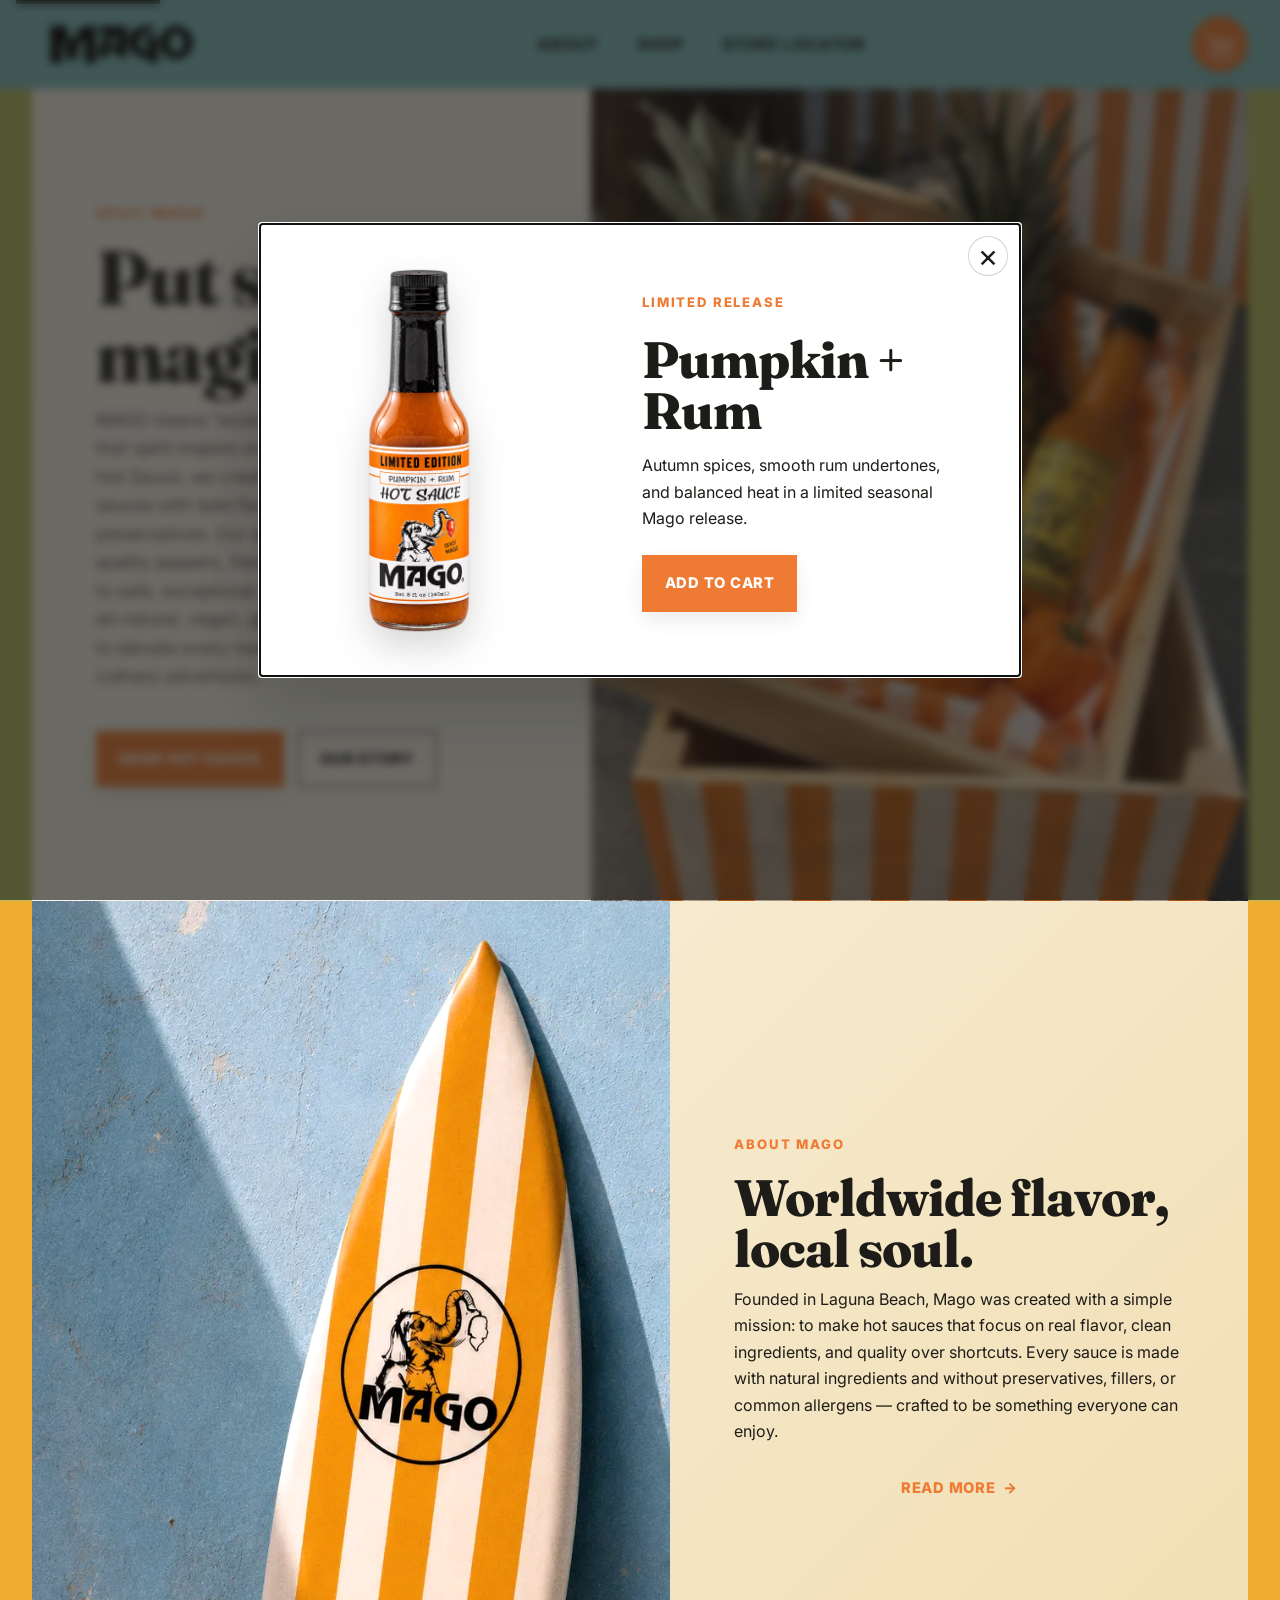
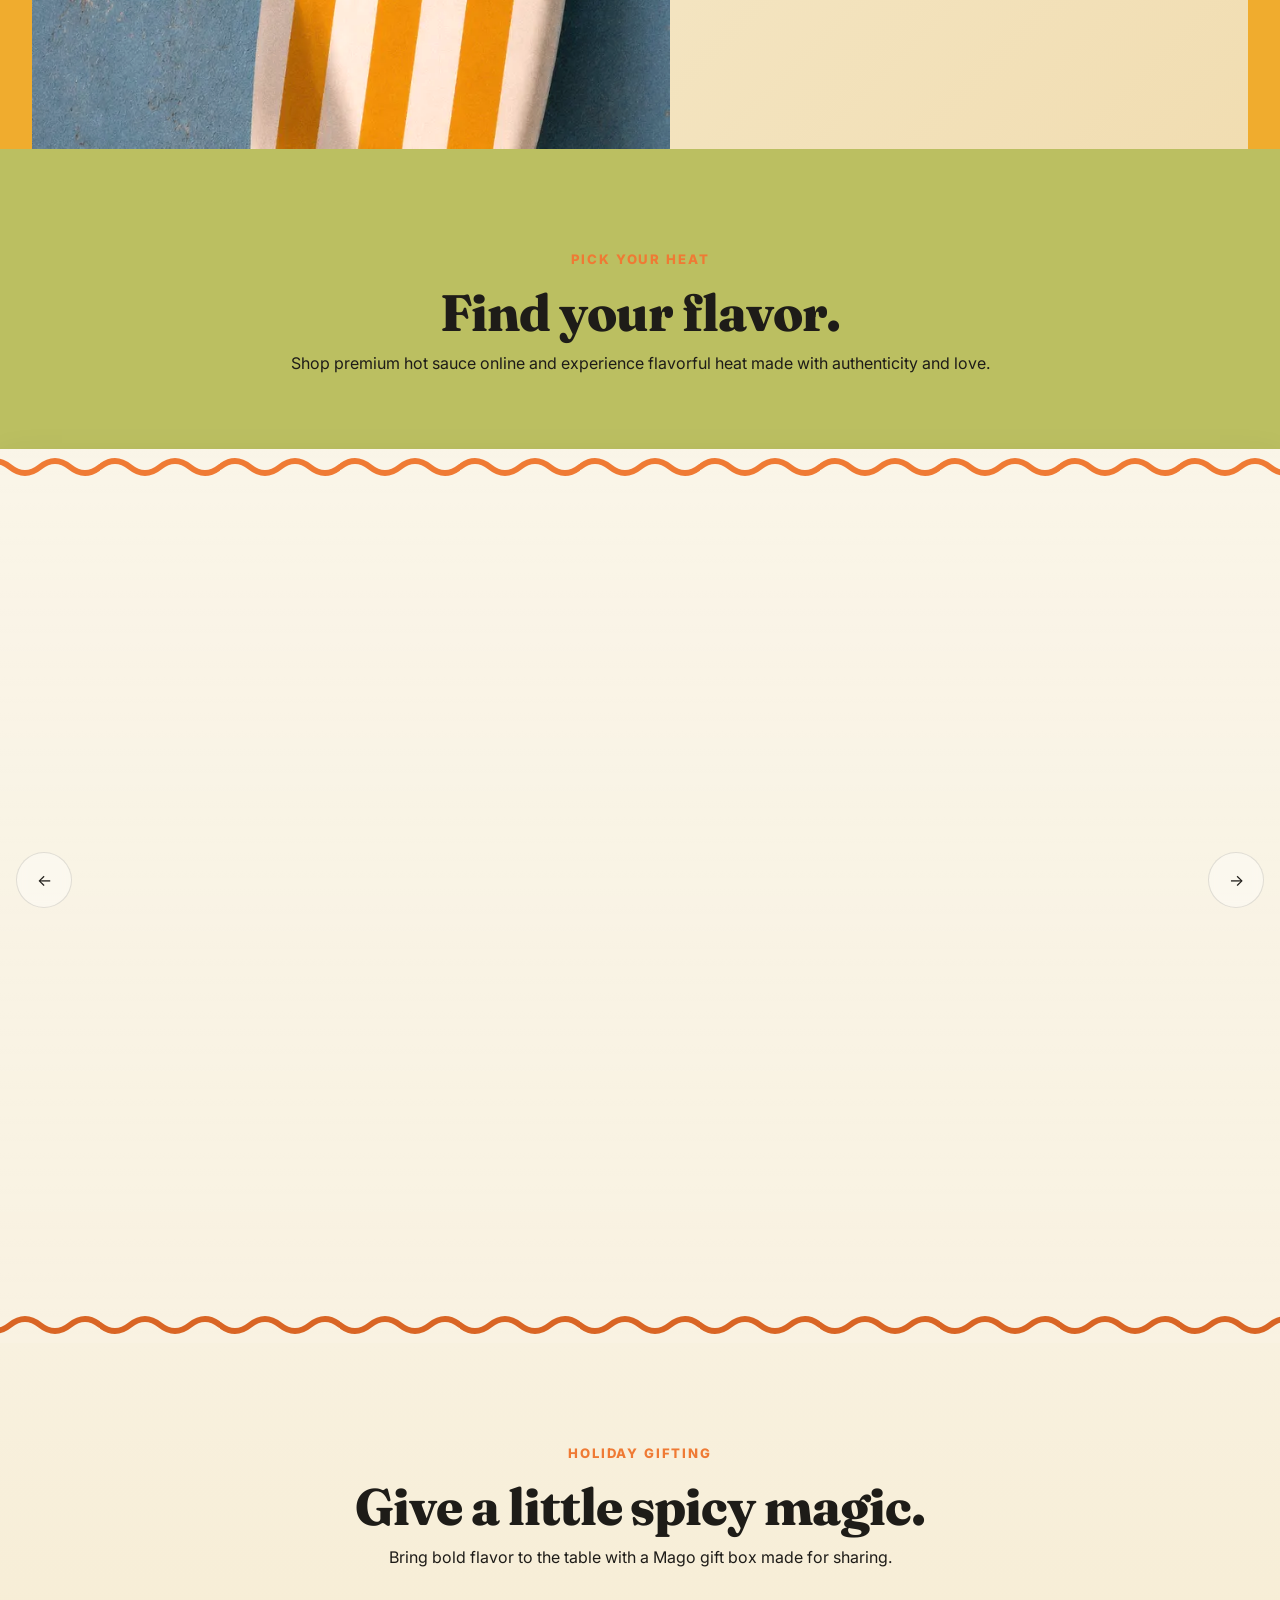
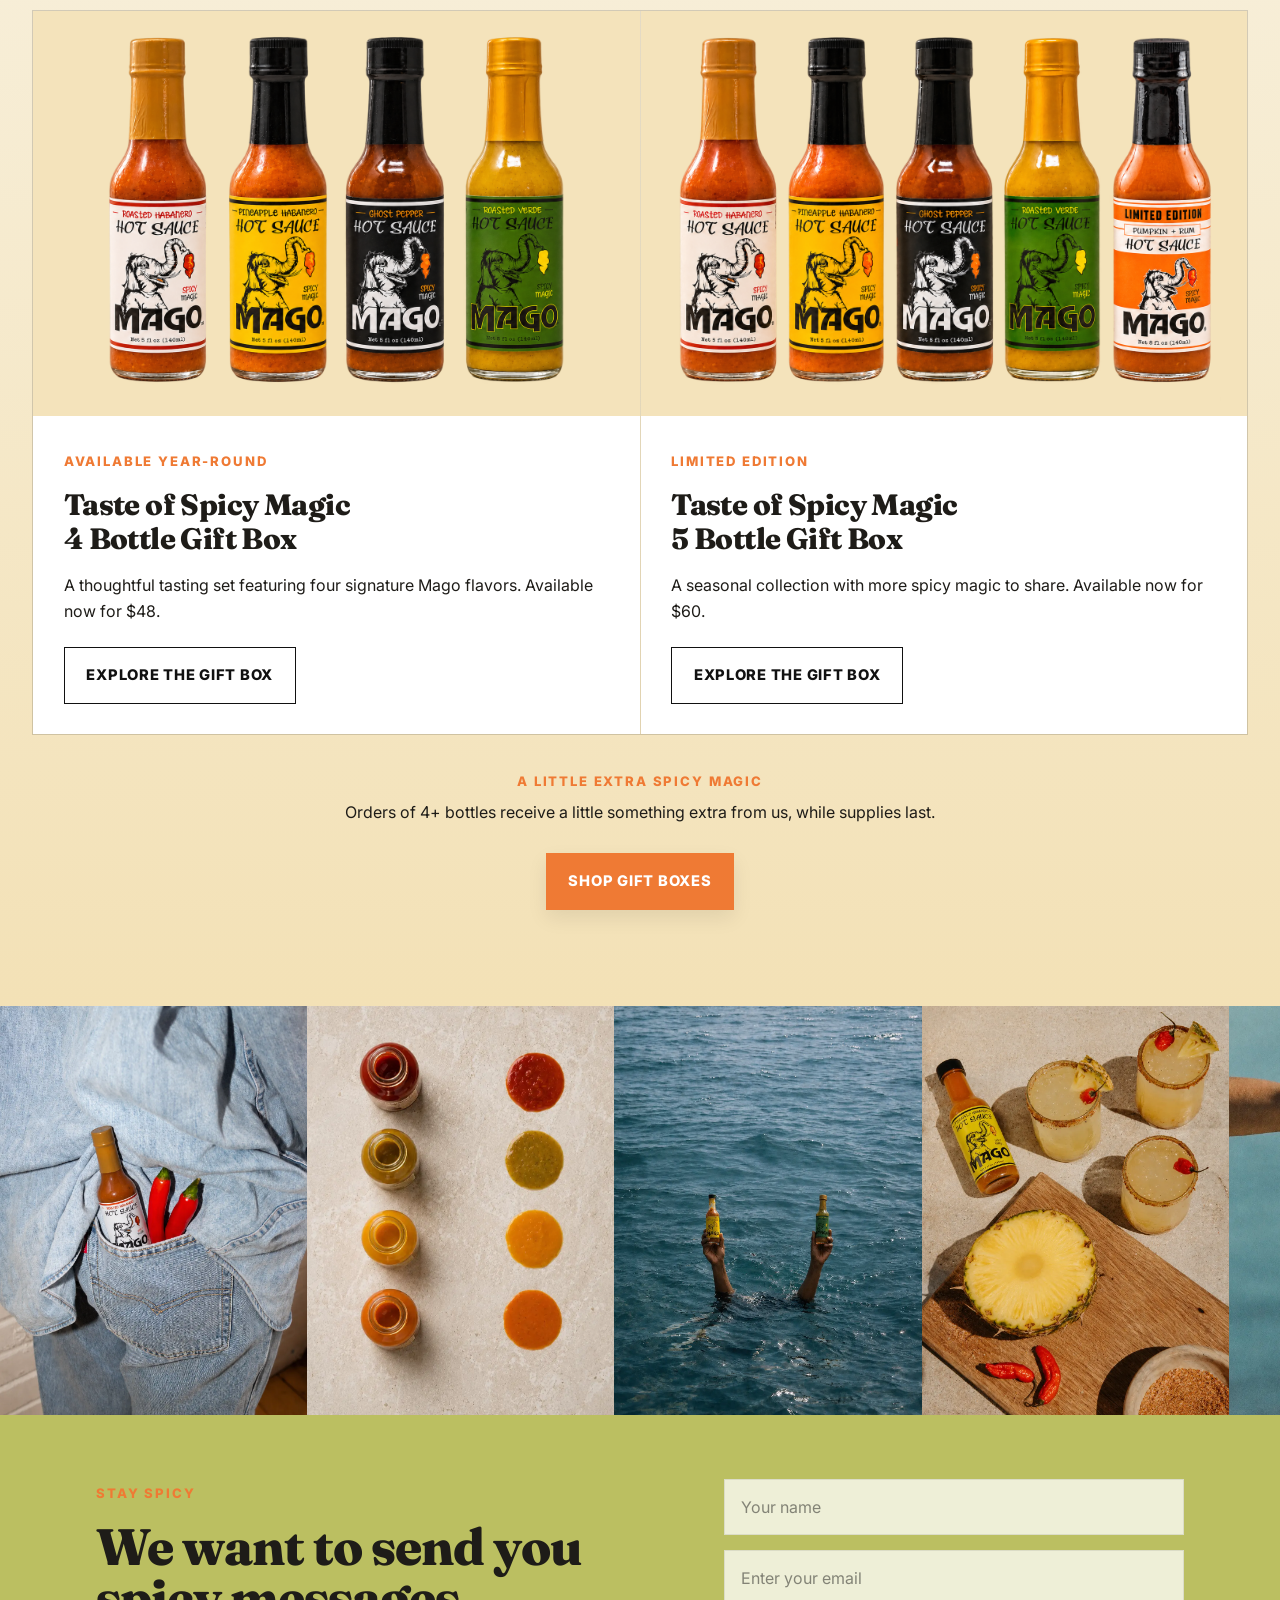
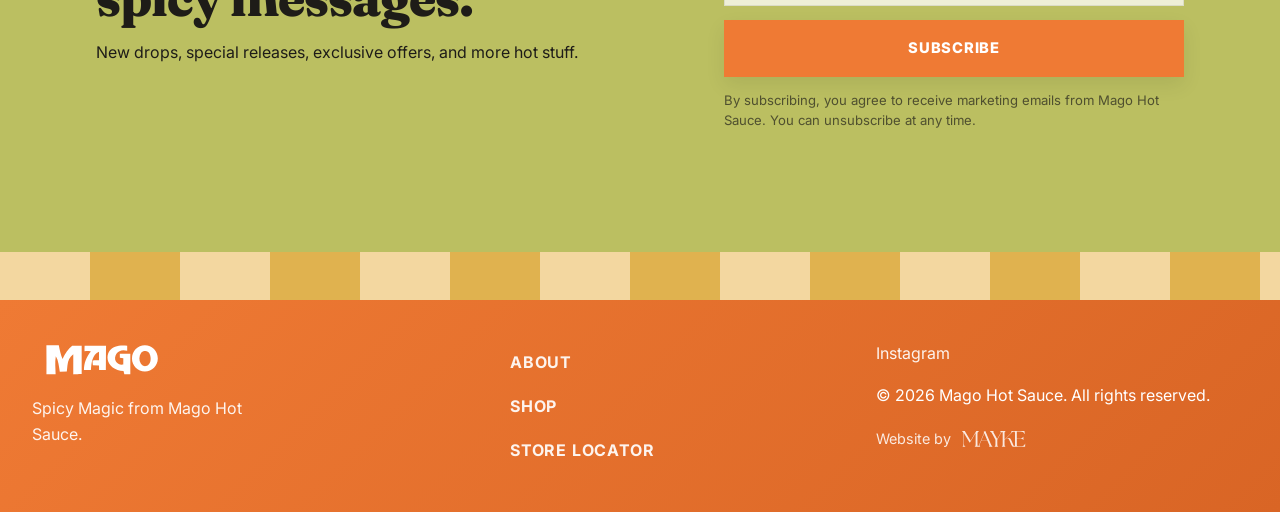
<file: index.html>
<!doctype html>
<html lang="en">
  <head>
    <meta charset="utf-8" />
    <meta name="viewport" content="width=device-width, initial-scale=1" />

    <title>Mago Hot Sauce | Spicy Magic</title>
    <meta
      name="description"
      content="Spicy Magic from Mago Hot Sauce. Bold flavor, real ingredients, and just the right heat to wake up every bite."
    />
    <meta name="robots" content="index,follow" />
    <link rel="canonical" href="https://www.magohotsauce.com/" />

    <meta property="og:type" content="website" />
    <meta property="og:title" content="Mago Hot Sauce | Spicy Magic" />
    <meta
      property="og:description"
      content="Spicy Magic from Mago Hot Sauce. Bold flavor, real ingredients, and just the right heat to wake up every bite."
    />
    <meta property="og:url" content="https://www.magohotsauce.com/" />
    <meta
      property="og:image"
      content="https://www.magohotsauce.com/assets/images/pineapple-hero.webp"
    />

    <meta name="twitter:card" content="summary_large_image" />
    <meta name="twitter:title" content="Mago Hot Sauce | Spicy Magic" />
    <meta
      name="twitter:description"
      content="Spicy Magic from Mago Hot Sauce. Bold flavor, real ingredients, and just the right heat to wake up every bite."
    />
    <meta
      name="twitter:image"
      content="https://www.magohotsauce.com/assets/images/pineapple-hero.webp"
    />

    <link rel="icon" href="assets/icons/mago-favicon.svg" />
    <link rel="preload" as="image" href="assets/images/pineapple-hero.webp" />
    <link rel="stylesheet" href="assets/css/styles.css" />
    <script src="assets/js/seasonal-config.js"></script>

    <script>
      window.MAGO_SHOPIFY_CONFIG = {
        domain: "bsnbpg-vs.myshopify.com",
        storefrontAccessToken: "024b75c18774047e62314a1bb3e8a924",
        moneyFormat: "%24%7B%7Bamount%7D%7D",
        products: {
          "roasted-habanero-home": {
            id: "10320010510468",
            buttonText: "Add to Cart",
          },
          "pineapple-habanero-home": {
            id: "10320011427972",
            buttonText: "Add to Cart",
          },
          "ghost-pepper-home": {
            id: "10320011591812",
            buttonText: "Add to Cart",
          },
          "roasted-verde-home": {
            id: "10320011886724",
            buttonText: "Add to Cart",
          },
          "pumpkin-rum-home": {
            id: "10442666410116",
            buttonText: "Buy Now",
          },

          "roasted-habanero-shop": {
            id: "10320010510468",
            buttonText: "Add to Cart",
          },
          "pineapple-habanero-shop": {
            id: "10320011427972",
            buttonText: "Add to Cart",
          },
          "ghost-pepper-shop": {
            id: "10320011591812",
            buttonText: "Add to Cart",
          },
          "roasted-verde-shop": {
            id: "10320011886724",
            buttonText: "Add to Cart",
          },

          "roasted-habanero-product": {
            id: "10320010510468",
            buttonText: "Add to Cart",
          },
          "pineapple-habanero-product": {
            id: "10320011427972",
            buttonText: "Add to Cart",
          },
          "ghost-pepper-product": {
            id: "10320011591812",
            buttonText: "Add to Cart",
          },
          "roasted-verde-product": {
            id: "10320011886724",
            buttonText: "Add to Cart",
          },
        },
      };
    </script>

    <script src="https://sdks.shopifycdn.com/buy-button/latest/buy-button-storefront.min.js"></script>
    <script src="assets/js/main.js" defer></script>
  </head>

  <body class="page page-home">
    <a class="skip-link" href="#main-content">Skip to content</a>

    <header class="site-header" id="top">
      <div class="container header-inner">
        <a class="site-logo" href="/" aria-label="Mago Hot Sauce home">
          <img
            src="assets/images/mago-logo-black.svg"
            alt="Mago Hot Sauce logo"
            width="160"
            height="56"
          />
        </a>

        <nav
          class="site-nav"
          id="primary-navigation"
          aria-label="Primary navigation"
        >
          <ul class="nav-list">
            <li><a href="/about">About</a></li>
            <li><a href="/shop">Shop</a></li>
            <li><a href="/store-locator">Store Locator</a></li>
          </ul>
        </nav>

        <div class="header-actions">
          <div class="header-cart">
            <a
              href="#"
              class="js-open-cart"
              aria-label="Open cart"
              data-cart-empty-icon="assets/icons/shopping-cart-empty.svg"
              data-cart-full-icon="assets/icons/shopping-cart.svg"
            >
              <img
                class="js-cart-icon"
                src="assets/icons/shopping-cart-empty.svg"
                alt=""
                width="28"
                height="28"
                aria-hidden="true"
              />
            </a>
          </div>

          <button
            class="mobile-nav-toggle"
            type="button"
            aria-label="Open navigation"
            aria-controls="primary-navigation"
            aria-expanded="false"
          >
            <span></span>
            <span></span>
            <span></span>
          </button>
        </div>
      </div>
    </header>

    <main id="main-content">
      <section class="hero hero-home">
        <div class="container hero-grid">
          <div class="hero-copy">
            <p class="eyebrow">Spicy Magic</p>
            <h1>Put some magic on it.</h1>
            <p class="hero-text">
              MAGO means “wizard” or “magician” in Spanish—and that spirit
              inspires every bottle we make. At Mago Hot Sauce, we create
              premium small-batch hot sauces with bold flavor, balanced heat,
              and no preservatives. Our sauces are handcrafted with high-quality
              peppers, fresh ingredients, and a commitment to safe, exceptional
              production standards. Discover all-natural, vegan, gluten-free hot
              sauces designed to elevate every meal from home favorites to
              culinary adventures.
            </p>

            <div class="hero-actions">
              <a class="btn btn-primary" href="/shop">Shop Hot Sauce</a>
              <a class="btn btn-secondary" href="/about">Our Story</a>
            </div>
          </div>

          <div class="hero-media">
            <div class="hero-carousel">
              <img
                src="assets/images/pineapple-hero.webp"
                alt="Mago Hot Sauce bottles with food"
                class="hero-slide active"
                width="720"
                height="820"
              />

              <img
                src="assets/images/trio-beach.webp"
                alt="Mago Pineapple Hot Sauce"
                class="hero-slide"
                width="720"
                height="820"
              />

              <img
                src="assets/images/mago-veg.webp"
                alt="Mago Fresno Hot Sauce"
                class="hero-slide"
                width="720"
                height="820"
              />
            </div>
          </div>
        </div>
      </section>

      <section
        class="about-preview section"
        aria-labelledby="about-preview-heading"
      >
        <div class="container section-grid">
          <div class="section-media">
            <img
              src="assets/images/surfboard.webp"
              alt="Mago Hot Sauce being poured over food"
              width="640"
              height="720"
            />
          </div>

          <div class="section-copy">
            <p class="eyebrow">About Mago</p>
            <h2 id="about-preview-heading">Worldwide flavor, local soul.</h2>
            <p>
              Founded in Laguna Beach, Mago was created with a simple mission:
              to make hot sauces that focus on real flavor, clean ingredients,
              and quality over shortcuts. Every sauce is made with natural
              ingredients and without preservatives, fillers, or common
              allergens — crafted to be something everyone can enjoy.
            </p>

            <a class="btn btn-text" href="/about">Read More</a>
          </div>
        </div>
      </section>

      <section
        class="heat-carousel section"
        aria-labelledby="pick-your-heat-heading"
      >
        <div class="container">
          <div class="section-header">
            <p class="eyebrow">Pick Your Heat</p>
            <h2 id="pick-your-heat-heading">Find your flavor.</h2>
            <p>
              Shop premium hot sauce online and experience flavorful heat made
              with authenticity and love.
            </p>
          </div>

          <div class="carousel-shell" data-carousel="flavors">
            <button
              class="carousel-arrow carousel-arrow-prev"
              type="button"
              aria-label="Show previous flavor"
              data-carousel-prev
            >
              <span aria-hidden="true">&#8592;</span>
            </button>

            <div class="flavor-carousel" aria-live="polite">
              <article
                class="flavor-card flavor-card-side"
                data-flavor="roasted-habanero"
              >
                <a
                  class="flavor-card-link"
                  href="/roasted-habanero"
                  aria-label="View Roasted Habanero hot sauce"
                >
                  <img
                    src="assets/images/flavors/individual/roasted-habanero.png"
                    alt="Bottle of Mago Roasted Habanero hot sauce"
                    width="260"
                    height="520"
                  />
                  <h3>Roasted Habanero</h3>
                </a>
              </article>

              <article
                class="flavor-card flavor-card-featured"
                data-flavor="pineapple-habanero"
              >
                <a
                  class="flavor-card-link"
                  href="/pineapple-habanero"
                  aria-label="View Pineapple Habanero hot sauce"
                >
                  <img
                    src="assets/images/flavors/individual/pineapple-habanero.png"
                    alt="Bottle of Mago Pineapple Habanero hot sauce"
                    width="340"
                    height="680"
                  />
                </a>

                <div class="flavor-card-content">
                  <p class="flavor-kicker">Featured Flavor</p>
                  <h3>
                    <a href="/pineapple-habanero">Pineapple Habanero</a>
                  </h3>
                  <p class="product-heat">Medium</p>
                  <p>
                    Sweet up front, heat on the finish, and made to light up
                    tacos, shrimp, grilled chicken, and anything that needs a
                    little extra.
                  </p>

                  <div class="carousel-actions">
                    <div
                      class="shopify-button-wrapper"
                      data-shopify-product="pineapple-habanero-home"
                      data-shopify-button="buy"
                      aria-label="Add Pineapple Habanero to cart"
                    ></div>

                    <a class="btn btn-secondary" href="/shop">
                      Shop All Flavors
                    </a>
                  </div>
                </div>
              </article>

              <article
                class="flavor-card flavor-card-side"
                data-flavor="ghost-pepper"
              >
                <a
                  class="flavor-card-link"
                  href="/ghost-pepper"
                  aria-label="View Ghost Pepper hot sauce"
                >
                  <img
                    src="assets/images/flavors/individual/ghost-pepper.png"
                    alt="Bottle of Mago Ghost Pepper hot sauce"
                    width="260"
                    height="520"
                  />
                  <h3>Ghost Pepper</h3>
                </a>
              </article>
            </div>

            <button
              class="carousel-arrow carousel-arrow-next"
              type="button"
              aria-label="Show next flavor"
              data-carousel-next
            >
              <span aria-hidden="true">&#8594;</span>
            </button>
          </div>
        </div>
      </section>

      <section class="section gift-collection" aria-labelledby="gift-collection-heading">
        <div class="container">
          <div class="section-header gift-collection-header">
            <p class="eyebrow">Holiday Gifting</p>
            <h2 id="gift-collection-heading">Give a little spicy magic.</h2>
            <p>Bring bold flavor to the table with a Mago gift box made for sharing.</p>
          </div>

          <div class="gift-collection-grid">
            <article class="gift-feature">
              <a class="gift-feature-image" href="/taste-of-spicy-magic-4" aria-label="Explore the four bottle Taste of Spicy Magic gift box">
                <img src="assets/images/gift-boxes/four-flavor-lineup.png" alt="Mago Roasted Habanero, Pineapple Habanero, Ghost Pepper, and Roasted Verde bottles lined up together" width="1536" height="1024" loading="lazy" />
              </a>
              <div class="gift-feature-copy">
                <p class="eyebrow">Available Year-Round</p>
                <h3>Taste of Spicy Magic<br />4 Bottle Gift Box</h3>
                <p>A thoughtful tasting set featuring four signature Mago flavors. Available now for $48.</p>
                <a class="btn btn-secondary" href="/taste-of-spicy-magic-4">Explore the Gift Box</a>
              </div>
            </article>

            <article class="gift-feature" data-seasonal-visibility="fiveBottle" hidden>
              <a class="gift-feature-image" href="/taste-of-spicy-magic-5" aria-label="Explore the five bottle Taste of Spicy Magic gift box">
                <img src="assets/images/gift-boxes/five-flavor-lineup.png" alt="Mago Roasted Habanero, Pineapple Habanero, Ghost Pepper, Roasted Verde, and Pumpkin + Rum bottles lined up together" width="1536" height="1024" loading="lazy" />
              </a>
              <div class="gift-feature-copy">
                <p class="eyebrow gift-limited-label">Limited Edition</p>
                <h3>Taste of Spicy Magic<br />5 Bottle Gift Box</h3>
                <p>A seasonal collection with more spicy magic to share. Available now for $60.</p>
                <a class="btn btn-secondary" href="/taste-of-spicy-magic-5">Explore the Gift Box</a>
              </div>
            </article>
          </div>

          <aside class="gift-extra" data-complimentary-gift>
            <p class="eyebrow" data-gift-heading>A Little Extra Spicy Magic</p>
            <p data-gift-message>Orders of 4+ bottles receive a little something extra from us, while supplies last.</p>
          </aside>

          <div class="gift-collection-cta">
            <a class="btn btn-primary" href="/shop#gift-boxes">Shop Gift Boxes</a>
          </div>
        </div>
      </section>

      <section class="image-marquee-section" aria-label="Mago Hot Sauce photos">
        <div class="image-marquee">
          <div class="image-marquee-track">
            <!-- Original set -->
            <img
              src="/assets/images/marquee/marquee-1.webp"
              alt="Mago Hot Sauce lifestyle photo"
            />
            <img
              src="/assets/images/marquee/marquee-6.webp"
              alt="Mago Hot Sauce bottle and samples"
            />
            <img
              src="/assets/images/marquee/marquee-2.webp"
              alt="Mago Hot Sauce bottle photo"
            />
            <img
              src="/assets/images/marquee/marquee-5.webp"
              alt="Mago Hot Sauce lifestyle image"
            />
            <img
              src="/assets/images/marquee/marquee-3.webp"
              alt="Mago Hot Sauce food pairing"
            />
            <img
              src="/assets/images/marquee/marquee-4.webp"
              alt="Mago Hot Sauce product photo"
            />
            <img
              src="/assets/images/marquee/marquee-7.webp"
              alt="Mago Hot Sauce bottle in bag with peppers"
            />

            <!-- Duplicate set for seamless looping -->
            <img
              src="/assets/images/marquee/marquee-1.webp"
              alt=""
              aria-hidden="true"
            />
            <img
              src="/assets/images/marquee/marquee-6.webp"
              alt=""
              aria-hidden="true"
            />
            <img
              src="/assets/images/marquee/marquee-2.webp"
              alt=""
              aria-hidden="true"
            />
            <img
              src="/assets/images/marquee/marquee-5.webp"
              alt=""
              aria-hidden="true"
            />
            <img
              src="/assets/images/marquee/marquee-3.webp"
              alt=""
              aria-hidden="true"
            />
            <img
              src="/assets/images/marquee/marquee-4.webp"
              alt=""
              aria-hidden="true"
            />
            <img
              src="/assets/images/marquee/marquee-7.webp"
              alt=""
              aria-hidden="true"
            />
          </div>
        </div>
      </section>

      <section
        class="section newsletter-section"
        aria-labelledby="newsletter-heading"
      >
        <div class="container">
          <div class="newsletter-card">
            <div class="newsletter-copy">
              <p class="eyebrow">Stay Spicy</p>

              <h2 id="newsletter-heading">
                We want to send you spicy messages.
              </h2>

              <p>
                New drops, special releases, exclusive offers, and more hot
                stuff.
              </p>
            </div>

            <form class="newsletter-form" id="newsletter-form" novalidate>
              <input type="hidden" name="formStarted" id="formStarted" />
              <input
                type="text"
                id="newsletter-name"
                name="name"
                placeholder="Your name"
                aria-label="Your name"
                required
              />

              <input
                type="email"
                id="newsletter-email"
                name="email"
                placeholder="Enter your email"
                aria-label="Email address"
                required
              />

              <input
                type="text"
                name="company"
                id="newsletter-company"
                class="newsletter-honey"
                tabindex="-1"
                autocomplete="off"
                aria-hidden="true"
              />

              <button type="submit" class="btn btn-primary">Subscribe</button>

              <p class="newsletter-consent">
                By subscribing, you agree to receive marketing emails from Mago
                Hot Sauce. You can unsubscribe at any time.
              </p>

              <p
                id="newsletter-message"
                class="newsletter-message"
                aria-live="polite"
              ></p>
            </form>
          </div>
        </div>
      </section>
    </main>

    <footer class="site-footer">
      <div class="container footer-inner">
        <div class="footer-brand">
          <a href="/" aria-label="Mago Hot Sauce home">
            <img
              src="assets/images/mago-logo-black.svg"
              alt="Mago Hot Sauce logo"
              width="140"
              height="48"
            />
          </a>
          <p>Spicy Magic from Mago Hot Sauce.</p>
        </div>

        <nav class="footer-nav" aria-label="Footer navigation">
          <ul>
            <li><a href="/about">About</a></li>
            <li><a href="/shop">Shop</a></li>
            <li><a href="/store-locator">Store Locator</a></li>
          </ul>
        </nav>

        <div class="footer-meta">
          <p>
            <a
              href="https://www.instagram.com/magohotsauce"
              rel="noopener noreferrer"
            >
              Instagram
            </a>
          </p>
          <p>&copy; 2026 Mago Hot Sauce. All rights reserved.</p>
          <p class="footer-credit">
            Website by
            <a href="https://maykeagency.com" target="_blank" rel="noopener">
              <img
                src="/assets/images/maykeLogoDark.svg"
                alt="Mayke Agency"
                class="mayke-logo"
              />
            </a>
          </p>
        </div>
      </div>
    </footer>

    <div class="seasonal-modal" data-seasonal-modal hidden>
      <div class="seasonal-modal-backdrop" data-seasonal-modal-close></div>
      <section
        class="seasonal-modal-dialog"
        role="dialog"
        aria-modal="true"
        aria-labelledby="seasonal-modal-title"
        aria-describedby="seasonal-modal-description"
        tabindex="-1"
      >
        <button
          class="seasonal-modal-close"
          type="button"
          data-seasonal-modal-close
          aria-label="Close Pumpkin + Rum announcement"
        >
          <span aria-hidden="true">&times;</span>
        </button>
        <div class="seasonal-modal-image">
          <img
            src="assets/images/flavors/individual/pumpkin-rum.png"
            alt="Bottle of Mago Pumpkin + Rum hot sauce"
          />
        </div>
        <div class="seasonal-modal-content">
          <p class="eyebrow">Limited Release</p>
          <h2 id="seasonal-modal-title">Pumpkin + Rum</h2>
          <p id="seasonal-modal-description">
            Autumn spices, smooth rum undertones, and balanced heat in a
            limited seasonal Mago release.
          </p>
          <div
            class="shopify-button-wrapper"
            data-shopify-product="pumpkin-rum-home"
            data-shopify-button="buy"
            aria-label="Buy Pumpkin + Rum now"
          ></div>
        </div>
      </section>
    </div>

    <script type="application/ld+json">
      {
        "@context": "https://schema.org",
        "@type": "Organization",
        "name": "Mago Hot Sauce",
        "url": "https://www.magohotsauce.com/",
        "logo": "https://www.magohotsauce.com/assets/images/mago-logo-black.svg"
      }
    </script>
  </body>
</html>
</file>
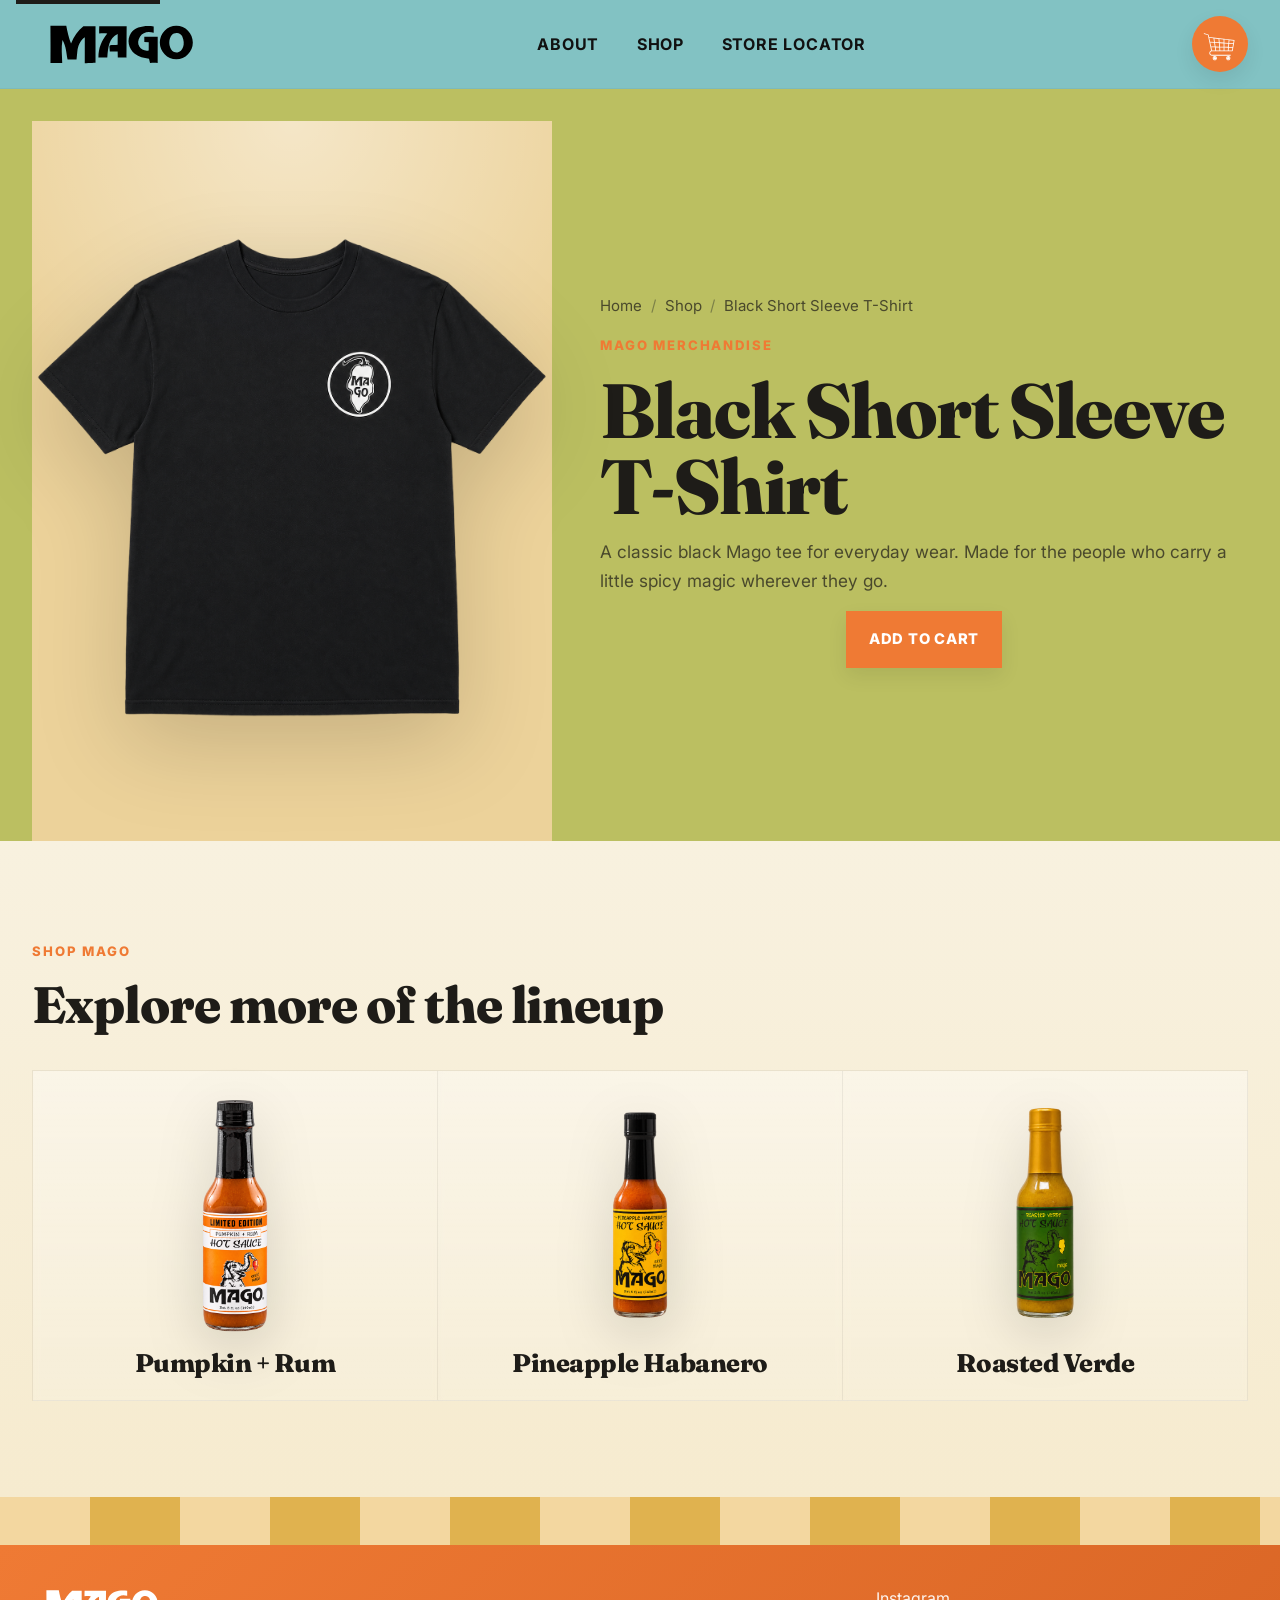
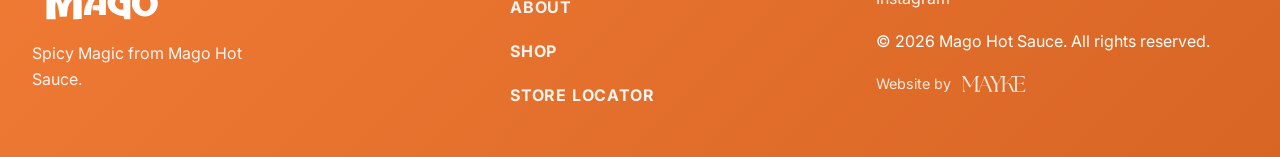
<file: black-short-sleeve-t-shirt.html>
<!doctype html>
<html lang="en">
  <head>
    <meta charset="utf-8" />
    <meta name="viewport" content="width=device-width, initial-scale=1" />
    <title>Black Short Sleeve T-Shirt | Mago Hot Sauce</title>
    <meta name="description" content="Shop the Mago Black Short Sleeve T-Shirt." />
    <meta name="robots" content="index,follow" />
    <link rel="canonical" href="https://www.magohotsauce.com/shop/black-short-sleeve-t-shirt" />
    <meta property="og:type" content="product" />
    <meta property="og:title" content="Black Short Sleeve T-Shirt | Mago Hot Sauce" />
    <meta property="og:description" content="A classic black Mago tee for everyday wear." />
    <meta property="og:url" content="https://www.magohotsauce.com/shop/black-short-sleeve-t-shirt" />
    <meta property="og:image" content="https://www.magohotsauce.com/assets/images/t-shirt/mago-shirt-front.png" />
    <meta name="twitter:card" content="summary_large_image" />
    <meta name="twitter:title" content="Black Short Sleeve T-Shirt | Mago Hot Sauce" />
    <meta name="twitter:description" content="A classic black Mago tee for everyday wear." />
    <meta name="twitter:image" content="https://www.magohotsauce.com/assets/images/t-shirt/mago-shirt-front.png" />
    <link rel="icon" href="/assets/icons/mago-favicon.svg" />
    <link rel="stylesheet" href="/assets/css/styles.css" />
    <script>
      window.MAGO_SHOPIFY_CONFIG = {
        domain: "bsnbpg-vs.myshopify.com",
        storefrontAccessToken: "024b75c18774047e62314a1bb3e8a924",
        moneyFormat: "%24%7B%7Bamount%7D%7D",
        products: {
          "black-tshirt-product": {
            id: "10442171252868",
            buttonText: "Add to Cart",
          },
        },
      };
    </script>
    <script src="https://sdks.shopifycdn.com/buy-button/latest/buy-button-storefront.min.js"></script>
    <script src="/assets/js/seasonal-config.js"></script>
    <script src="/assets/js/main.js" defer></script>
  </head>
  <body class="page page-product page-black-tshirt">
    <a class="skip-link" href="#main-content">Skip to content</a>
    <header class="site-header" id="top">
      <div class="container header-inner">
        <a class="site-logo" href="/" aria-label="Mago Hot Sauce home"><img src="/assets/images/mago-logo-black.svg" alt="Mago Hot Sauce logo" width="160" height="56" /></a>
        <nav class="site-nav" id="primary-navigation" aria-label="Primary navigation"><ul class="nav-list"><li><a href="/about">About</a></li><li><a href="/shop">Shop</a></li><li><a href="/store-locator">Store Locator</a></li></ul></nav>
        <div class="header-actions">
          <div class="header-cart"><a href="#" class="js-open-cart" aria-label="Open cart" data-cart-empty-icon="/assets/icons/shopping-cart-empty.svg" data-cart-full-icon="/assets/icons/shopping-cart.svg"><img class="js-cart-icon" src="/assets/icons/shopping-cart-empty.svg" alt="" width="28" height="28" aria-hidden="true" /></a></div>
          <button class="mobile-nav-toggle" type="button" aria-label="Open navigation" aria-controls="primary-navigation" aria-expanded="false"><span></span><span></span><span></span></button>
        </div>
      </div>
    </header>
    <main id="main-content">
      <article class="product-page">
        <section class="section product-hero">
          <div class="container product-hero-grid">
            <div class="product-image product-image-swap" data-product-image-swap role="button" tabindex="0" aria-label="Show back of Mago Black Short Sleeve T-Shirt" aria-pressed="false">
              <img class="product-image-front" src="/assets/images/t-shirt/mago-shirt-front.png" alt="Front of Mago Black Short Sleeve T-Shirt" width="1287" height="1222" />
              <img class="product-image-back" src="/assets/images/t-shirt/mago-shirt-back.png" alt="Back of Mago Black Short Sleeve T-Shirt" width="1286" height="1223" />
              <span class="product-image-indicator" aria-hidden="true"><span class="is-active"></span><span></span></span>
            </div>
            <div class="product-details">
              <nav class="breadcrumb" aria-label="Breadcrumb"><ol><li><a href="/">Home</a></li><li><a href="/shop">Shop</a></li><li aria-current="page">Black Short Sleeve T-Shirt</li></ol></nav>
              <p class="eyebrow">Mago Merchandise</p>
              <h1>Black Short Sleeve T-Shirt</h1>
              <p class="product-lead">A classic black Mago tee for everyday wear. Made for the people who carry a little spicy magic wherever they go.</p>
              <div class="shopify-button-wrapper" data-shopify-product="black-tshirt-product" data-shopify-button="buy" aria-label="Add Black Short Sleeve T-Shirt to cart"></div>
            </div>
          </div>
        </section>
        <section class="section related-products" aria-labelledby="related-products-heading">
          <div class="container">
            <div class="section-header"><p class="eyebrow">Shop Mago</p><h2 id="related-products-heading">Explore more of the lineup</h2></div>
            <div class="related-links-grid">
              <article class="related-product-card"><a href="/pumpkin-rum"><img src="/assets/images/flavors/individual/pumpkin-rum.png" alt="Bottle of Mago Pumpkin + Rum hot sauce" width="1024" height="1536" /><h3>Pumpkin + Rum</h3></a></article>
              <article class="related-product-card"><a href="/pineapple-habanero"><img src="/assets/images/flavors/individual/pineapple-habanero.png" alt="Bottle of Mago Pineapple Habanero hot sauce" width="1024" height="1536" /><h3>Pineapple Habanero</h3></a></article>
              <article class="related-product-card"><a href="/roasted-verde"><img src="/assets/images/flavors/individual/roasted-verde.png" alt="Bottle of Mago Roasted Verde hot sauce" width="1024" height="1536" /><h3>Roasted Verde</h3></a></article>
            </div>
          </div>
        </section>
      </article>
    </main>
    <footer class="site-footer">
      <div class="container footer-inner">
        <div class="footer-brand"><a href="/" aria-label="Mago Hot Sauce home"><img src="/assets/images/mago-logo-black.svg" alt="Mago Hot Sauce logo" width="140" height="48" /></a><p>Spicy Magic from Mago Hot Sauce.</p></div>
        <nav class="footer-nav" aria-label="Footer navigation"><ul><li><a href="/about">About</a></li><li><a href="/shop">Shop</a></li><li><a href="/store-locator">Store Locator</a></li></ul></nav>
        <div class="footer-meta"><p><a href="https://www.instagram.com/magohotsauce" rel="noopener noreferrer">Instagram</a></p><p>&copy; 2026 Mago Hot Sauce. All rights reserved.</p><p class="footer-credit">Website by <a href="https://maykeagency.com" target="_blank" rel="noopener"><img src="/assets/images/maykeLogoDark.svg" alt="Mayke Agency" class="mayke-logo" /></a></p></div>
      </div>
    </footer>
    <script type="application/ld+json">
      {"@context":"https://schema.org","@type":"Product","name":"Black Short Sleeve T-Shirt","brand":{"@type":"Brand","name":"Mago Hot Sauce"},"description":"A classic black Mago tee for everyday wear.","image":"https://www.magohotsauce.com/assets/images/t-shirt/mago-shirt-front.png","url":"https://www.magohotsauce.com/shop/black-short-sleeve-t-shirt"}
    </script>
  </body>
</html>
</file>
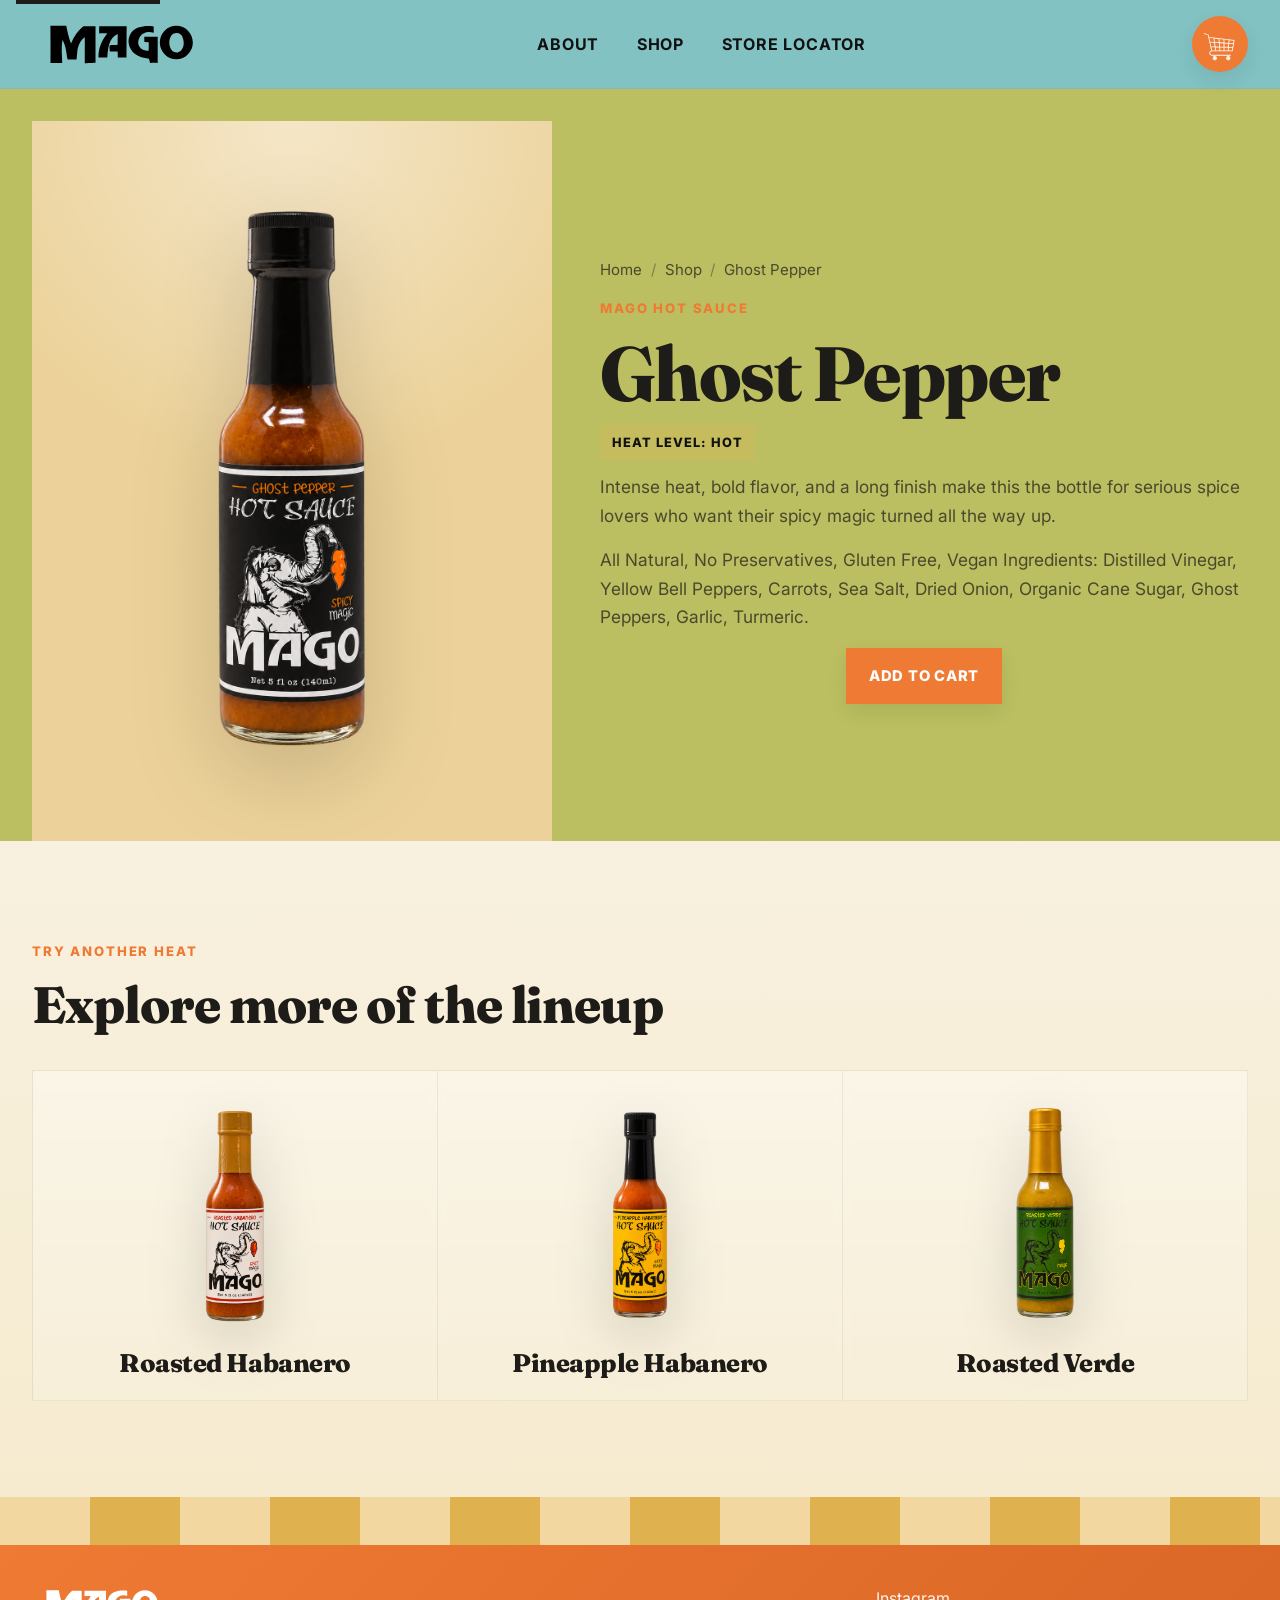
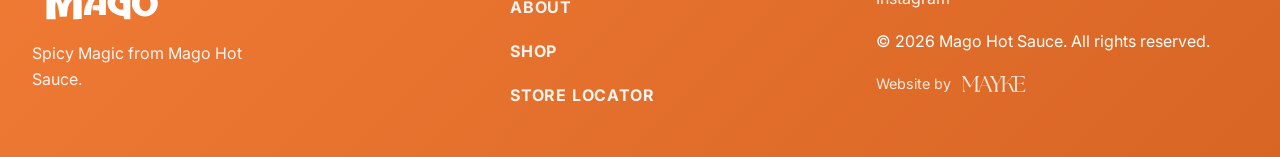
<file: ghost-pepper.html>
<!doctype html>
<html lang="en">
  <head>
    <meta charset="utf-8" />
    <meta name="viewport" content="width=device-width, initial-scale=1" />
    <title>Ghost Pepper | Mago Hot Sauce</title>
    <meta
      name="description"
      content="Shop Ghost Pepper from Mago Hot Sauce and experience the spicy magic of intense heat, bold flavor, and a powerful finish for serious spice lovers."
    />
    <meta name="robots" content="index,follow" />
    <link rel="canonical" href="https://www.magohotsauce.com/ghost-pepper" />

    <meta property="og:type" content="product" />
    <meta property="og:title" content="Ghost Pepper | Mago Hot Sauce" />
    <meta
      property="og:description"
      content="Shop Ghost Pepper from Mago Hot Sauce and experience the spicy magic of intense heat, bold flavor, and a powerful finish for serious spice lovers."
    />
    <meta
      property="og:url"
      content="https://www.magohotsauce.com/ghost-pepper"
    />
    <meta
      property="og:image"
      content="https://www.magohotsauce.com/assets/images/flavors/individual/ghost-pepper.png"
    />

    <meta name="twitter:card" content="summary_large_image" />
    <meta name="twitter:title" content="Ghost Pepper | Mago Hot Sauce" />
    <meta
      name="twitter:description"
      content="Shop Ghost Pepper from Mago Hot Sauce and experience the spicy magic of intense heat, bold flavor, and a powerful finish for serious spice lovers."
    />
    <meta
      name="twitter:image"
      content="https://www.magohotsauce.com/assets/images/flavors/individual/ghost-pepper.png"
    />

    <link rel="icon" href="/assets/icons/mago-favicon.svg" />
    <link rel="stylesheet" href="/assets/css/styles.css" />
    <script>
      window.MAGO_SHOPIFY_CONFIG = {
        domain: "bsnbpg-vs.myshopify.com",
        storefrontAccessToken: "024b75c18774047e62314a1bb3e8a924",
        moneyFormat: "%24%7B%7Bamount%7D%7D",
        products: {
          "roasted-habanero-home": {
            id: "10320010510468",
            buttonText: "Add to Cart",
          },
          "pineapple-habanero-home": {
            id: "10320011427972",
            buttonText: "Add to Cart",
          },
          "ghost-pepper-home": {
            id: "10320011591812",
            buttonText: "Add to Cart",
          },
          "roasted-verde-home": {
            id: "10320011886724",
            buttonText: "Add to Cart",
          },

          "roasted-habanero-shop": {
            id: "10320010510468",
            buttonText: "Add to Cart",
          },
          "pineapple-habanero-shop": {
            id: "10320011427972",
            buttonText: "Add to Cart",
          },
          "ghost-pepper-shop": {
            id: "10320011591812",
            buttonText: "Add to Cart",
          },
          "roasted-verde-shop": {
            id: "10320011886724",
            buttonText: "Add to Cart",
          },

          "roasted-habanero-product": {
            id: "10320010510468",
            buttonText: "Add to Cart",
          },
          "pineapple-habanero-product": {
            id: "10320011427972",
            buttonText: "Add to Cart",
          },
          "ghost-pepper-product": {
            id: "10320011591812",
            buttonText: "Add to Cart",
          },
          "roasted-verde-product": {
            id: "10320011886724",
            buttonText: "Add to Cart",
          },
        },
      };
    </script>

    <script src="https://sdks.shopifycdn.com/buy-button/latest/buy-button-storefront.min.js"></script>
    <script src="/assets/js/seasonal-config.js"></script>
    <script src="/assets/js/main.js" defer></script>
  </head>
  <body class="page page-product page-ghost-pepper">
    <a class="skip-link" href="#main-content">Skip to content</a>

    <header class="site-header" id="top">
      <div class="container header-inner">
        <a class="site-logo" href="/" aria-label="Mago Hot Sauce home">
          <img
            src="/assets/images/mago-logo-black.svg"
            alt="Mago Hot Sauce logo"
            width="160"
            height="56"
          />
        </a>

        <nav
          class="site-nav"
          id="primary-navigation"
          aria-label="Primary navigation"
        >
          <ul class="nav-list">
            <li><a href="/about">About</a></li>
            <li><a href="/shop">Shop</a></li>
            <li><a href="/store-locator">Store Locator</a></li>
          </ul>
        </nav>

        <div class="header-actions">
          <div class="header-cart">
            <a
              href="#"
              class="js-open-cart"
              aria-label="Open cart"
              data-cart-empty-icon="/assets/icons/shopping-cart-empty.svg"
              data-cart-full-icon="/assets/icons/shopping-cart.svg"
            >
              <img
                class="js-cart-icon"
                src="/assets/icons/shopping-cart-empty.svg"
                alt=""
                width="28"
                height="28"
                aria-hidden="true"
              />
            </a>
          </div>

          <button
            class="mobile-nav-toggle"
            type="button"
            aria-label="Open navigation"
            aria-controls="primary-navigation"
            aria-expanded="false"
          >
            <span></span>
            <span></span>
            <span></span>
          </button>
        </div>
      </div>
    </header>

    <main id="main-content">
      <article class="product-page">
        <section class="section product-hero">
          <div class="container product-hero-grid">
            <div class="product-image">
              <img
                src="/assets/images/flavors/individual/ghost-pepper.png"
                alt="Bottle of Mago Ghost Pepper hot sauce"
                width="420"
                height="840"
              />
            </div>

            <div class="product-details">
              <nav class="breadcrumb" aria-label="Breadcrumb">
                <ol>
                  <li><a href="/">Home</a></li>
                  <li><a href="/shop">Shop</a></li>
                  <li aria-current="page">Ghost Pepper</li>
                </ol>
              </nav>

              <p class="eyebrow">Mago Hot Sauce</p>
              <h1>Ghost Pepper</h1>
              <p class="product-heat">Heat Level: Hot</p>
              <p class="product-lead">
                Intense heat, bold flavor, and a long finish make this the
                bottle for serious spice lovers who want their spicy magic
                turned all the way up.
              </p>
              <p class="product-lead">
                All Natural, No Preservatives, Gluten Free, Vegan Ingredients:
                Distilled Vinegar, Yellow Bell Peppers, Carrots, Sea Salt, Dried
                Onion, Organic Cane Sugar, Ghost Peppers, Garlic, Turmeric.
              </p>

              <div
                class="shopify-button-wrapper"
                data-shopify-product="ghost-pepper-product"
                data-shopify-button="buy"
                aria-label="Add Ghost Pepper to cart"
              ></div>
            </div>
          </div>
        </section>

        <section
          class="section related-products"
          aria-labelledby="related-products-heading"
        >
          <div class="container">
            <div class="section-header">
              <p class="eyebrow">Try another heat</p>
              <h2 id="related-products-heading">Explore more of the lineup</h2>
            </div>

            <div class="related-links-grid">
              <article class="related-product-card">
                <a href="/roasted-habanero">
                  <img
                    src="/assets/images/flavors/individual/roasted-habanero.png"
                    alt="Bottle of Mago Roasted Habanero hot sauce"
                    width="180"
                    height="360"
                  />
                  <h3>Roasted Habanero</h3>
                </a>
              </article>

              <article class="related-product-card">
                <a href="/pineapple-habanero">
                  <img
                    src="/assets/images/flavors/individual/pineapple-habanero.png"
                    alt="Bottle of Mago Pineapple Habanero hot sauce"
                    width="180"
                    height="360"
                  />
                  <h3>Pineapple Habanero</h3>
                </a>
              </article>

              <article class="related-product-card">
                <a href="/roasted-verde">
                  <img
                    src="/assets/images/flavors/individual/roasted-verde.png"
                    alt="Bottle of Mago Roasted Verde hot sauce"
                    width="180"
                    height="360"
                  />
                  <h3>Roasted Verde</h3>
                </a>
              </article>
            </div>
          </div>
        </section>
      </article>
    </main>

    <footer class="site-footer">
      <div class="container footer-inner">
        <div class="footer-brand">
          <a href="/" aria-label="Mago Hot Sauce home">
            <img
              src="/assets/images/mago-logo-black.svg"
              alt="Mago Hot Sauce logo"
              width="140"
              height="48"
            />
          </a>
          <p>Spicy Magic from Mago Hot Sauce.</p>
        </div>

        <nav class="footer-nav" aria-label="Footer navigation">
          <ul>
            <li><a href="/about">About</a></li>
            <li><a href="/shop">Shop</a></li>
            <li><a href="/store-locator">Store Locator</a></li>
          </ul>
        </nav>

        <div class="footer-meta">
          <p>
            <a
              href="https://www.instagram.com/magohotsauce"
              rel="noopener noreferrer"
              >Instagram</a
            >
          </p>
          <p>&copy; 2026 Mago Hot Sauce. All rights reserved.</p>
          <p class="footer-credit">
            Website by
            <a href="https://maykeagency.com" target="_blank" rel="noopener">
              <img
                src="/assets/images/maykeLogoDark.svg"
                alt="Mayke Agency"
                class="mayke-logo"
              />
            </a>
          </p>
        </div>
      </div>
    </footer>

    <script type="application/ld+json">
      {
        "@context": "https://schema.org",
        "@type": "Product",
        "name": "Ghost Pepper",
        "brand": {
          "@type": "Brand",
          "name": "Mago Hot Sauce"
        },
        "description": "Ghost Pepper from Mago Hot Sauce delivers intense heat, bold flavor, and a powerful finish.",
        "image": "https://www.magohotsauce.com/assets/images/flavors/individual/ghost-pepper.png",
        "url": "https://www.magohotsauce.com/ghost-pepper"
      }
    </script>
  </body>
</html>
</file>
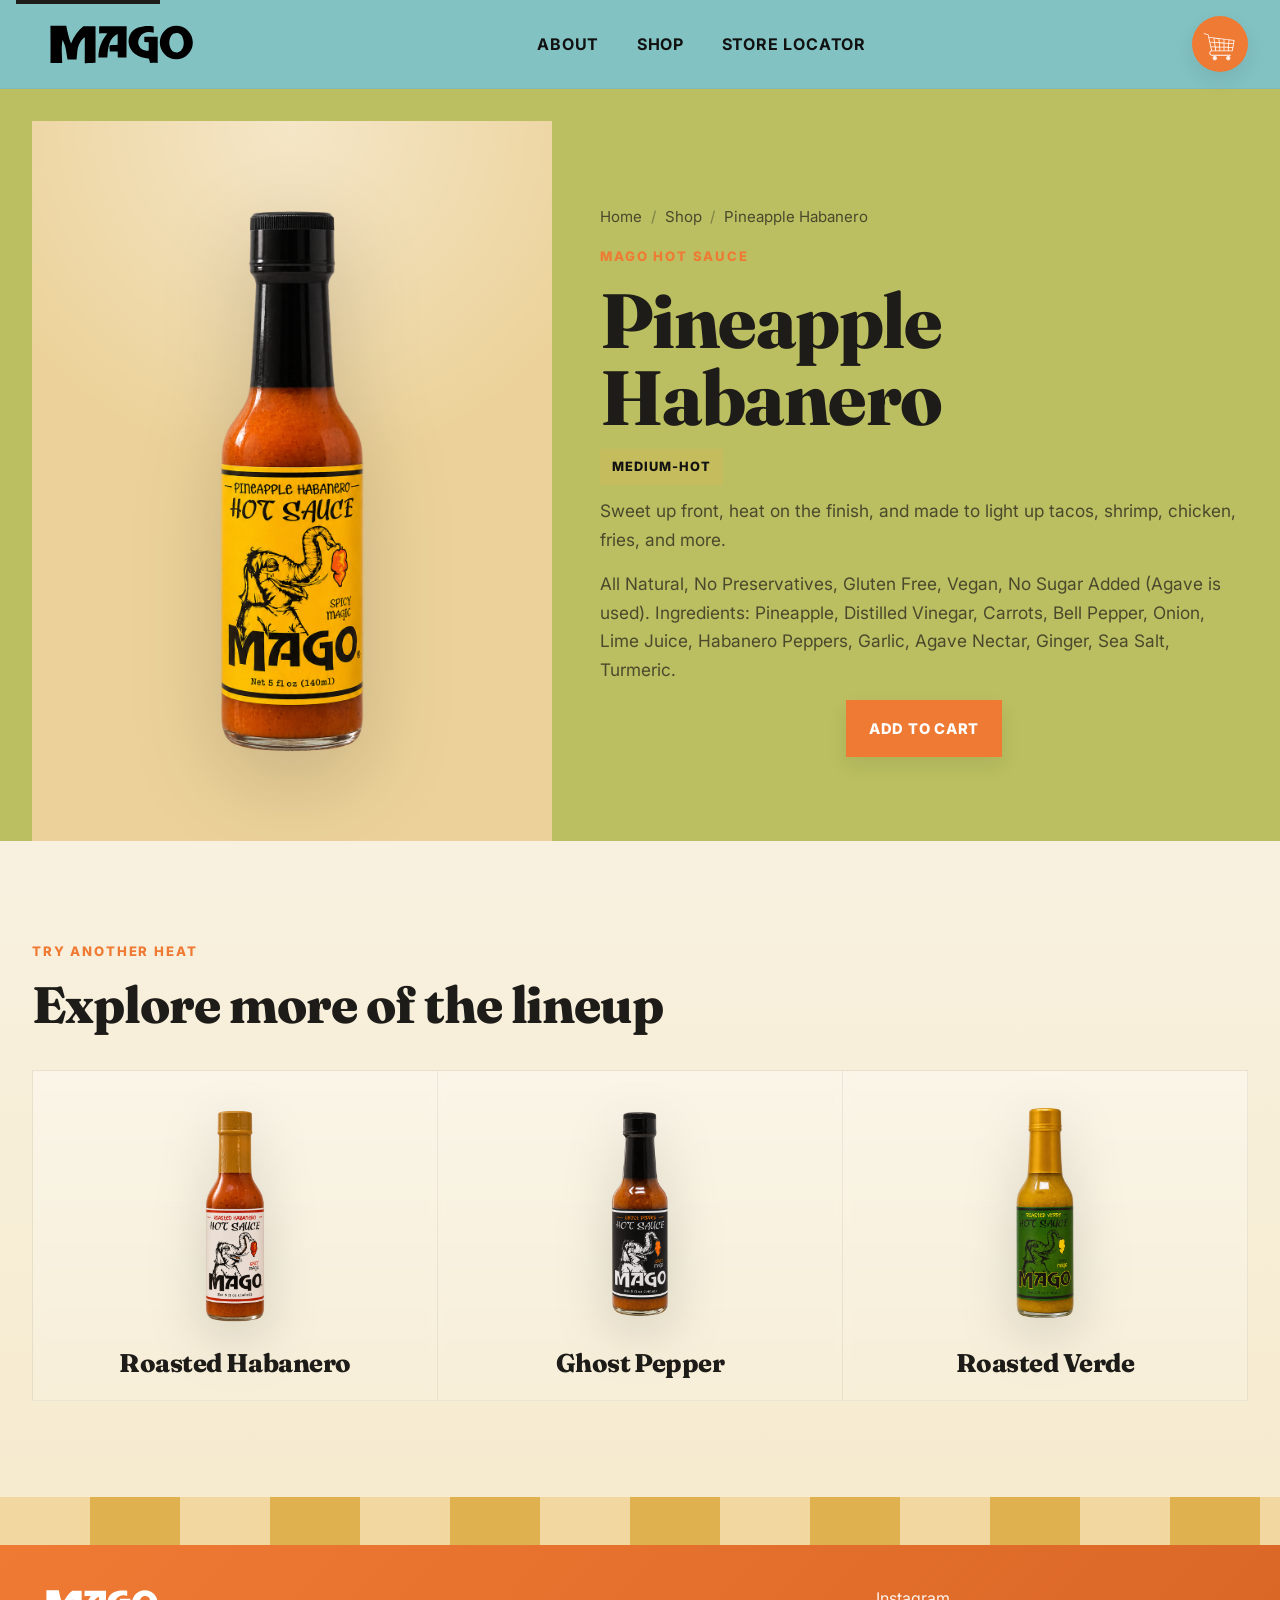
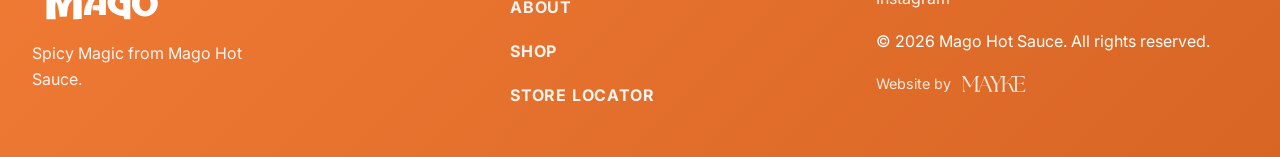
<file: pineapple-habanero.html>
<!doctype html>
<html lang="en">
  <head>
    <meta charset="utf-8" />
    <meta name="viewport" content="width=device-width, initial-scale=1" />
    <title>Pineapple Habanero | Mago Hot Sauce</title>
    <meta
      name="description"
      content="Shop Pineapple Habanero from Mago Hot Sauce and experience the spicy magic of sweet heat, bold flavor, and a bright finish that elevates every bite."
    />
    <meta name="robots" content="index,follow" />
    <link
      rel="canonical"
      href="https://www.magohotsauce.com/pineapple-habanero"
    />

    <meta property="og:type" content="product" />
    <meta property="og:title" content="Pineapple Habanero | Mago Hot Sauce" />
    <meta
      property="og:description"
      content="Shop Pineapple Habanero from Mago Hot Sauce and experience the spicy magic of sweet heat, bold flavor, and a bright finish that elevates every bite."
    />
    <meta
      property="og:url"
      content="https://www.magohotsauce.com/pineapple-habanero"
    />
    <meta
      property="og:image"
      content="https://www.magohotsauce.com/assets/images/flavors/individual/pineapple-habanero.png"
    />

    <meta name="twitter:card" content="summary_large_image" />
    <meta name="twitter:title" content="Pineapple Habanero | Mago Hot Sauce" />
    <meta
      name="twitter:description"
      content="Shop Pineapple Habanero from Mago Hot Sauce and experience the spicy magic of sweet heat, bold flavor, and a bright finish that elevates every bite."
    />
    <meta
      name="twitter:image"
      content="https://www.magohotsauce.com/assets/images/flavors/individual/pineapple-habanero.png"
    />

    <link rel="icon" href="/assets/icons/mago-favicon.svg" />
    <link rel="stylesheet" href="/assets/css/styles.css" />
    <script>
      window.MAGO_SHOPIFY_CONFIG = {
        domain: "bsnbpg-vs.myshopify.com",
        storefrontAccessToken: "024b75c18774047e62314a1bb3e8a924",
        moneyFormat: "%24%7B%7Bamount%7D%7D",
        products: {
          "roasted-habanero-home": {
            id: "10320010510468",
            buttonText: "Add to Cart",
          },
          "pineapple-habanero-home": {
            id: "10320011427972",
            buttonText: "Add to Cart",
          },
          "ghost-pepper-home": {
            id: "10320011591812",
            buttonText: "Add to Cart",
          },
          "roasted-verde-home": {
            id: "10320011886724",
            buttonText: "Add to Cart",
          },

          "roasted-habanero-shop": {
            id: "10320010510468",
            buttonText: "Add to Cart",
          },
          "pineapple-habanero-shop": {
            id: "10320011427972",
            buttonText: "Add to Cart",
          },
          "ghost-pepper-shop": {
            id: "10320011591812",
            buttonText: "Add to Cart",
          },
          "roasted-verde-shop": {
            id: "10320011886724",
            buttonText: "Add to Cart",
          },

          "roasted-habanero-product": {
            id: "10320010510468",
            buttonText: "Add to Cart",
          },
          "pineapple-habanero-product": {
            id: "10320011427972",
            buttonText: "Add to Cart",
          },
          "ghost-pepper-product": {
            id: "10320011591812",
            buttonText: "Add to Cart",
          },
          "roasted-verde-product": {
            id: "10320011886724",
            buttonText: "Add to Cart",
          },
        },
      };
    </script>

    <script src="https://sdks.shopifycdn.com/buy-button/latest/buy-button-storefront.min.js"></script>
    <script src="/assets/js/seasonal-config.js"></script>
    <script src="/assets/js/main.js" defer></script>
  </head>
  <body class="page page-product page-pineapple-habanero">
    <a class="skip-link" href="#main-content">Skip to content</a>

    <header class="site-header" id="top">
      <div class="container header-inner">
        <a class="site-logo" href="/" aria-label="Mago Hot Sauce home">
          <img
            src="/assets/images/mago-logo-black.svg"
            alt="Mago Hot Sauce logo"
            width="160"
            height="56"
          />
        </a>

        <nav
          class="site-nav"
          id="primary-navigation"
          aria-label="Primary navigation"
        >
          <ul class="nav-list">
            <li><a href="/about">About</a></li>
            <li><a href="/shop">Shop</a></li>
            <li><a href="/store-locator">Store Locator</a></li>
          </ul>
        </nav>

        <div class="header-actions">
          <div class="header-cart">
            <a
              href="#"
              class="js-open-cart"
              aria-label="Open cart"
              data-cart-empty-icon="/assets/icons/shopping-cart-empty.svg"
              data-cart-full-icon="/assets/icons/shopping-cart.svg"
            >
              <img
                class="js-cart-icon"
                src="/assets/icons/shopping-cart-empty.svg"
                alt=""
                width="28"
                height="28"
                aria-hidden="true"
              />
            </a>
          </div>

          <button
            class="mobile-nav-toggle"
            type="button"
            aria-label="Open navigation"
            aria-controls="primary-navigation"
            aria-expanded="false"
          >
            <span></span>
            <span></span>
            <span></span>
          </button>
        </div>
      </div>
    </header>

    <main id="main-content">
      <article class="product-page">
        <section class="section product-hero">
          <div class="container product-hero-grid">
            <div class="product-image">
              <img
                src="/assets/images/flavors/individual/pineapple-habanero.png"
                alt="Bottle of Mago Pineapple Habanero hot sauce"
                width="420"
                height="840"
              />
            </div>

            <div class="product-details">
              <nav class="breadcrumb" aria-label="Breadcrumb">
                <ol>
                  <li><a href="/">Home</a></li>
                  <li><a href="/shop">Shop</a></li>
                  <li aria-current="page">Pineapple Habanero</li>
                </ol>
              </nav>

              <p class="eyebrow">Mago Hot Sauce</p>
              <h1>Pineapple Habanero</h1>
              <p class="product-heat">Medium-Hot</p>
              <p class="product-lead">
                Sweet up front, heat on the finish, and made to light up tacos,
                shrimp, chicken, fries, and more.
              </p>
              <p class="product-lead">
                All Natural, No Preservatives, Gluten Free, Vegan, No Sugar
                Added (Agave is used). Ingredients: Pineapple, Distilled
                Vinegar, Carrots, Bell Pepper, Onion, Lime Juice, Habanero
                Peppers, Garlic, Agave Nectar, Ginger, Sea Salt, Turmeric.
              </p>

              <div
                class="shopify-button-wrapper"
                data-shopify-product="pineapple-habanero-product"
                data-shopify-button="buy"
                aria-label="Add Pineapple Habanero to cart"
              ></div>
            </div>
          </div>
        </section>

        <section class="section related-products">
          <div class="container">
            <div class="section-header">
              <p class="eyebrow">Try Another Heat</p>
              <h2>Explore more of the lineup</h2>
            </div>

            <div class="related-links-grid">
              <article class="related-product-card">
                <a href="/roasted-habanero">
                  <img
                    src="/assets/images/flavors/individual/roasted-habanero.png"
                    alt="Bottle of Mago Roasted Habanero hot sauce"
                    width="180"
                    height="360"
                  />
                  <h3>Roasted Habanero</h3>
                </a>
              </article>

              <article class="related-product-card">
                <a href="/ghost-pepper">
                  <img
                    src="/assets/images/flavors/individual/ghost-pepper.png"
                    alt="Bottle of Mago Ghost Pepper hot sauce"
                    width="180"
                    height="360"
                  />
                  <h3>Ghost Pepper</h3>
                </a>
              </article>

              <article class="related-product-card">
                <a href="/roasted-verde">
                  <img
                    src="/assets/images/flavors/individual/roasted-verde.png"
                    alt="Bottle of Mago Roasted Verde hot sauce"
                    width="180"
                    height="360"
                  />
                  <h3>Roasted Verde</h3>
                </a>
              </article>
            </div>
          </div>
        </section>
      </article>
    </main>
    <footer class="site-footer">
      <div class="container footer-inner">
        <div class="footer-brand">
          <a href="/" aria-label="Mago Hot Sauce home">
            <img
              src="/assets/images/mago-logo-black.svg"
              alt="Mago Hot Sauce logo"
              width="140"
              height="48"
            />
          </a>
          <p>Spicy Magic from Mago Hot Sauce.</p>
        </div>

        <nav class="footer-nav" aria-label="Footer navigation">
          <ul>
            <li><a href="/about">About</a></li>
            <li><a href="/shop">Shop</a></li>
            <li><a href="/store-locator">Store Locator</a></li>
          </ul>
        </nav>

        <div class="footer-meta">
          <p>
            <a
              href="https://www.instagram.com/magohotsauce"
              rel="noopener noreferrer"
              >Instagram</a
            >
          </p>
          <p>&copy; 2026 Mago Hot Sauce. All rights reserved.</p>
          <p class="footer-credit">
            Website by
            <a href="https://maykeagency.com" target="_blank" rel="noopener">
              <img
                src="/assets/images/maykeLogoDark.svg"
                alt="Mayke Agency"
                class="mayke-logo"
              />
            </a>
          </p>
        </div>
      </div>
    </footer>

    <script type="application/ld+json">
      {
        "@context": "https://schema.org",
        "@type": "Product",
        "name": "Pineapple Habanero",
        "brand": {
          "@type": "Brand",
          "name": "Mago Hot Sauce"
        },
        "description": "Pineapple Habanero brings a bright hit of sweetness with just enough heat to keep it interesting. It’s the kind of bottle that changes the whole plate.",
        "image": "https://www.magohotsauce.com/assets/images/flavors/individual/pineapple-habanero.png",
        "url": "https://www.magohotsauce.com/pineapple-habanero"
      }
    </script>
  </body>
</html>
</file>
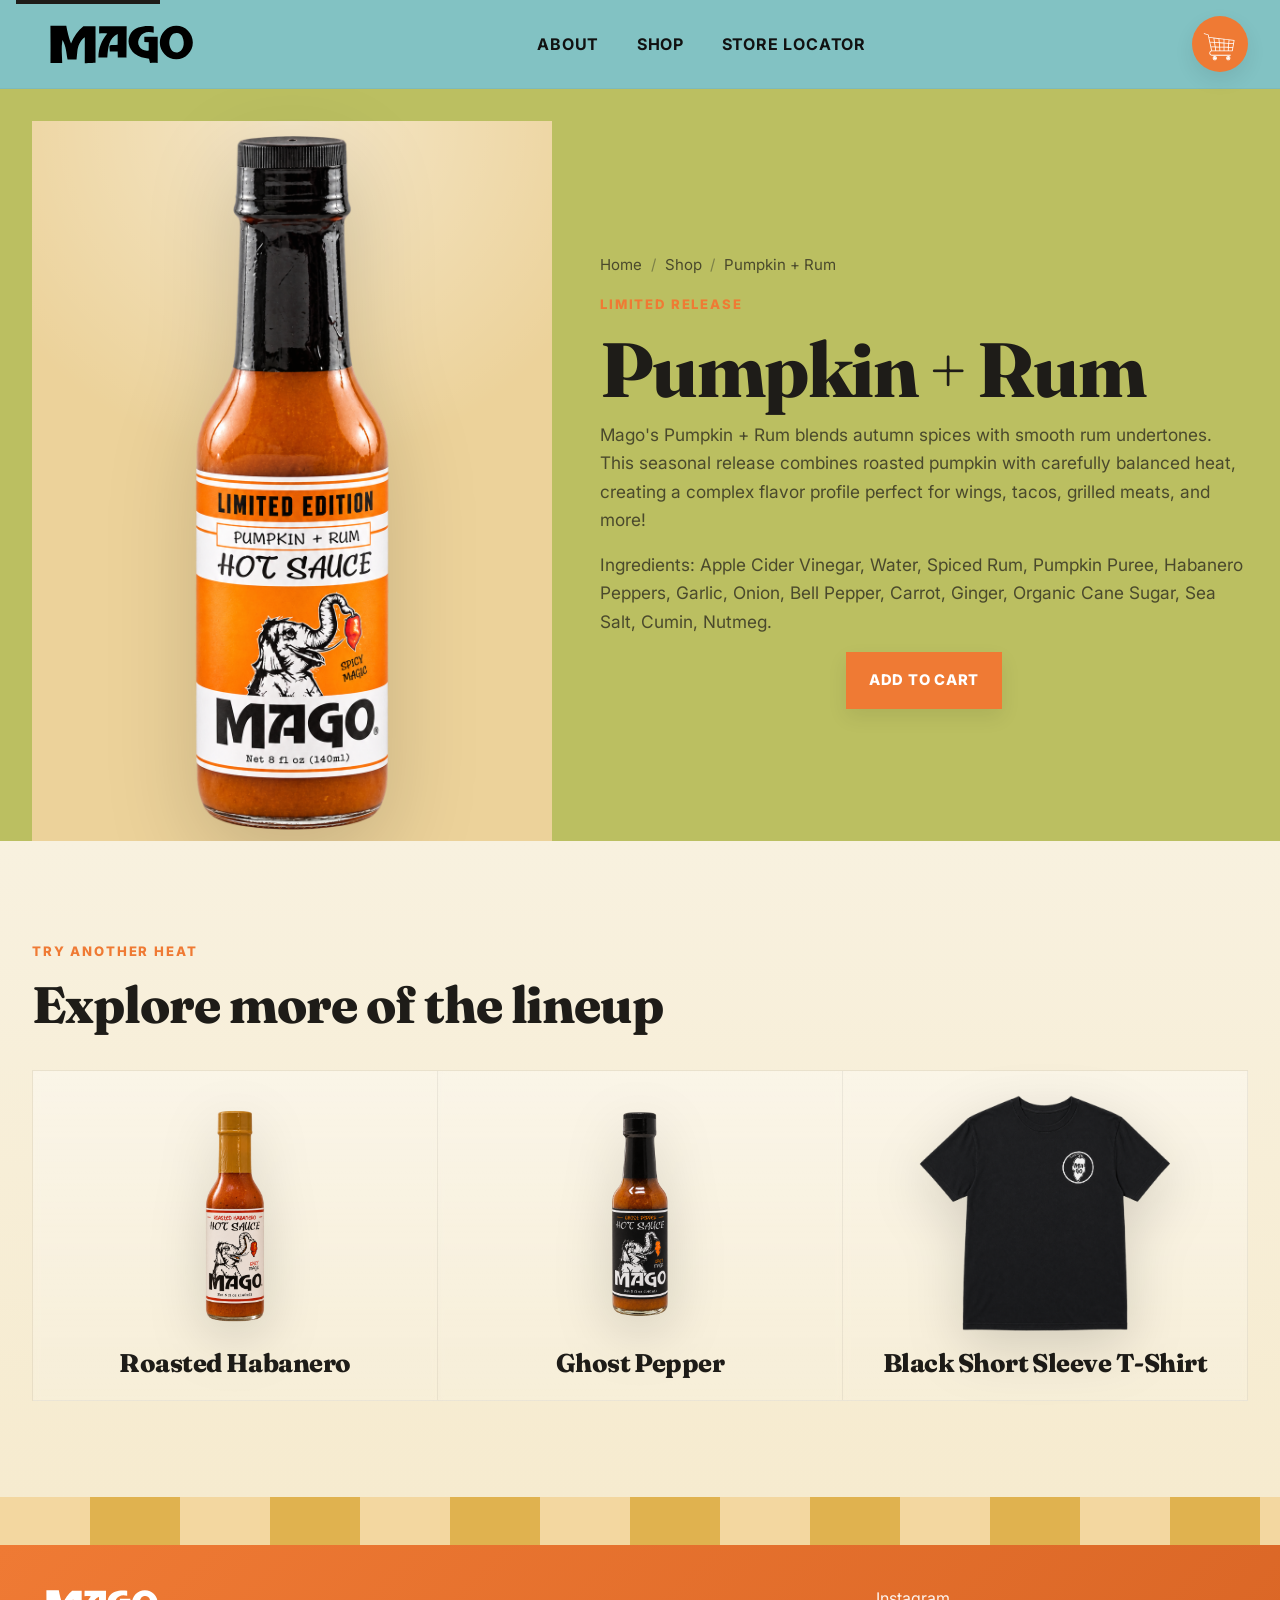
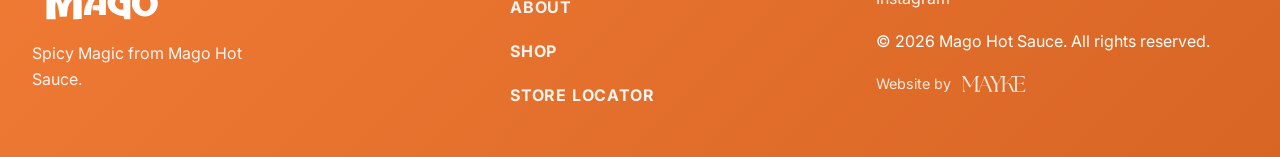
<file: pumpkin-rum.html>
<!doctype html>
<html lang="en">
  <head>
    <meta charset="utf-8" />
    <meta name="viewport" content="width=device-width, initial-scale=1" />
    <title>Pumpkin + Rum | Mago Hot Sauce</title>
    <meta name="description" content="Shop Mago Pumpkin + Rum, a limited seasonal hot sauce blending autumn spices, smooth rum undertones, and balanced heat." />
    <meta name="robots" content="index,follow" />
    <link rel="canonical" href="https://www.magohotsauce.com/shop/pumpkin-rum" />
    <meta property="og:type" content="product" />
    <meta property="og:title" content="Pumpkin + Rum | Mago Hot Sauce" />
    <meta property="og:description" content="A limited seasonal Mago release with autumn spices, smooth rum undertones, and balanced heat." />
    <meta property="og:url" content="https://www.magohotsauce.com/shop/pumpkin-rum" />
    <meta property="og:image" content="https://www.magohotsauce.com/assets/images/flavors/individual/pumpkin-rum.png" />
    <meta name="twitter:card" content="summary_large_image" />
    <meta name="twitter:title" content="Pumpkin + Rum | Mago Hot Sauce" />
    <meta name="twitter:description" content="A limited seasonal Mago release with autumn spices, smooth rum undertones, and balanced heat." />
    <meta name="twitter:image" content="https://www.magohotsauce.com/assets/images/flavors/individual/pumpkin-rum.png" />
    <link rel="icon" href="/assets/icons/mago-favicon.svg" />
    <link rel="stylesheet" href="/assets/css/styles.css" />
    <script>
      window.MAGO_SHOPIFY_CONFIG = {
        domain: "bsnbpg-vs.myshopify.com",
        storefrontAccessToken: "024b75c18774047e62314a1bb3e8a924",
        moneyFormat: "%24%7B%7Bamount%7D%7D",
        products: {
          "pumpkin-rum-product": {
            id: "10442666410116",
            buttonText: "Add to Cart",
          },
        },
      };
    </script>
    <script src="https://sdks.shopifycdn.com/buy-button/latest/buy-button-storefront.min.js"></script>
    <script src="assets/js/seasonal-config.js"></script>
    <script src="/assets/js/main.js" defer></script>
  </head>
  <body class="page page-product page-pumpkin-rum">
    <a class="skip-link" href="#main-content">Skip to content</a>
    <header class="site-header" id="top">
      <div class="container header-inner">
        <a class="site-logo" href="/" aria-label="Mago Hot Sauce home">
          <img src="/assets/images/mago-logo-black.svg" alt="Mago Hot Sauce logo" width="160" height="56" />
        </a>
        <nav class="site-nav" id="primary-navigation" aria-label="Primary navigation">
          <ul class="nav-list">
            <li><a href="/about">About</a></li>
            <li><a href="/shop">Shop</a></li>
            <li><a href="/store-locator">Store Locator</a></li>
          </ul>
        </nav>
        <div class="header-actions">
          <div class="header-cart">
            <a href="#" class="js-open-cart" aria-label="Open cart" data-cart-empty-icon="/assets/icons/shopping-cart-empty.svg" data-cart-full-icon="/assets/icons/shopping-cart.svg">
              <img class="js-cart-icon" src="/assets/icons/shopping-cart-empty.svg" alt="" width="28" height="28" aria-hidden="true" />
            </a>
          </div>
          <button class="mobile-nav-toggle" type="button" aria-label="Open navigation" aria-controls="primary-navigation" aria-expanded="false"><span></span><span></span><span></span></button>
        </div>
      </div>
    </header>
    <main id="main-content">
      <article class="product-page">
        <section class="section product-hero">
          <div class="container product-hero-grid">
            <div class="product-image">
              <img src="/assets/images/flavors/individual/pumpkin-rum.png" alt="Bottle of Mago Pumpkin + Rum hot sauce" width="1024" height="1536" />
            </div>
            <div class="product-details">
              <nav class="breadcrumb" aria-label="Breadcrumb"><ol><li><a href="/">Home</a></li><li><a href="/shop">Shop</a></li><li aria-current="page">Pumpkin + Rum</li></ol></nav>
              <p class="eyebrow">Limited Release</p>
              <h1>Pumpkin + Rum</h1>
              <p class="product-lead">Mago's Pumpkin + Rum blends autumn spices with smooth rum undertones. This seasonal release combines roasted pumpkin with carefully balanced heat, creating a complex flavor profile perfect for wings, tacos, grilled meats, and more!</p>
              <p class="product-lead">Ingredients: Apple Cider Vinegar, Water, Spiced Rum, Pumpkin Puree, Habanero Peppers, Garlic, Onion, Bell Pepper, Carrot, Ginger, Organic Cane Sugar, Sea Salt, Cumin, Nutmeg.</p>
              <div class="shopify-button-wrapper" data-shopify-product="pumpkin-rum-product" data-shopify-button="buy" aria-label="Add Pumpkin + Rum to cart"></div>
            </div>
          </div>
        </section>
        <section class="section related-products" aria-labelledby="related-products-heading">
          <div class="container">
            <div class="section-header"><p class="eyebrow">Try another heat</p><h2 id="related-products-heading">Explore more of the lineup</h2></div>
            <div class="related-links-grid">
              <article class="related-product-card"><a href="/roasted-habanero"><img src="/assets/images/flavors/individual/roasted-habanero.png" alt="Bottle of Mago Roasted Habanero hot sauce" width="1024" height="1536" /><h3>Roasted Habanero</h3></a></article>
              <article class="related-product-card"><a href="/ghost-pepper"><img src="/assets/images/flavors/individual/ghost-pepper.png" alt="Bottle of Mago Ghost Pepper hot sauce" width="1024" height="1536" /><h3>Ghost Pepper</h3></a></article>
              <article class="related-product-card"><a href="/black-short-sleeve-t-shirt"><img src="/assets/images/t-shirt/mago-shirt-front.png" alt="Mago Black Short Sleeve T-Shirt" width="320" height="304" /><h3>Black Short Sleeve T-Shirt</h3></a></article>
            </div>
          </div>
        </section>
      </article>
    </main>
    <footer class="site-footer">
      <div class="container footer-inner">
        <div class="footer-brand"><a href="/" aria-label="Mago Hot Sauce home"><img src="/assets/images/mago-logo-black.svg" alt="Mago Hot Sauce logo" width="140" height="48" /></a><p>Spicy Magic from Mago Hot Sauce.</p></div>
        <nav class="footer-nav" aria-label="Footer navigation"><ul><li><a href="/about">About</a></li><li><a href="/shop">Shop</a></li><li><a href="/store-locator">Store Locator</a></li></ul></nav>
        <div class="footer-meta"><p><a href="https://www.instagram.com/magohotsauce" rel="noopener noreferrer">Instagram</a></p><p>&copy; 2026 Mago Hot Sauce. All rights reserved.</p><p class="footer-credit">Website by <a href="https://maykeagency.com" target="_blank" rel="noopener"><img src="/assets/images/maykeLogoDark.svg" alt="Mayke Agency" class="mayke-logo" /></a></p></div>
      </div>
    </footer>
    <script type="application/ld+json">
      {"@context":"https://schema.org","@type":"Product","name":"Pumpkin + Rum","brand":{"@type":"Brand","name":"Mago Hot Sauce"},"description":"Mago's Pumpkin + Rum blends autumn spices with smooth rum undertones and balanced heat.","image":"https://www.magohotsauce.com/assets/images/flavors/individual/pumpkin-rum.png","url":"https://www.magohotsauce.com/shop/pumpkin-rum"}
    </script>
  </body>
</html>
</file>
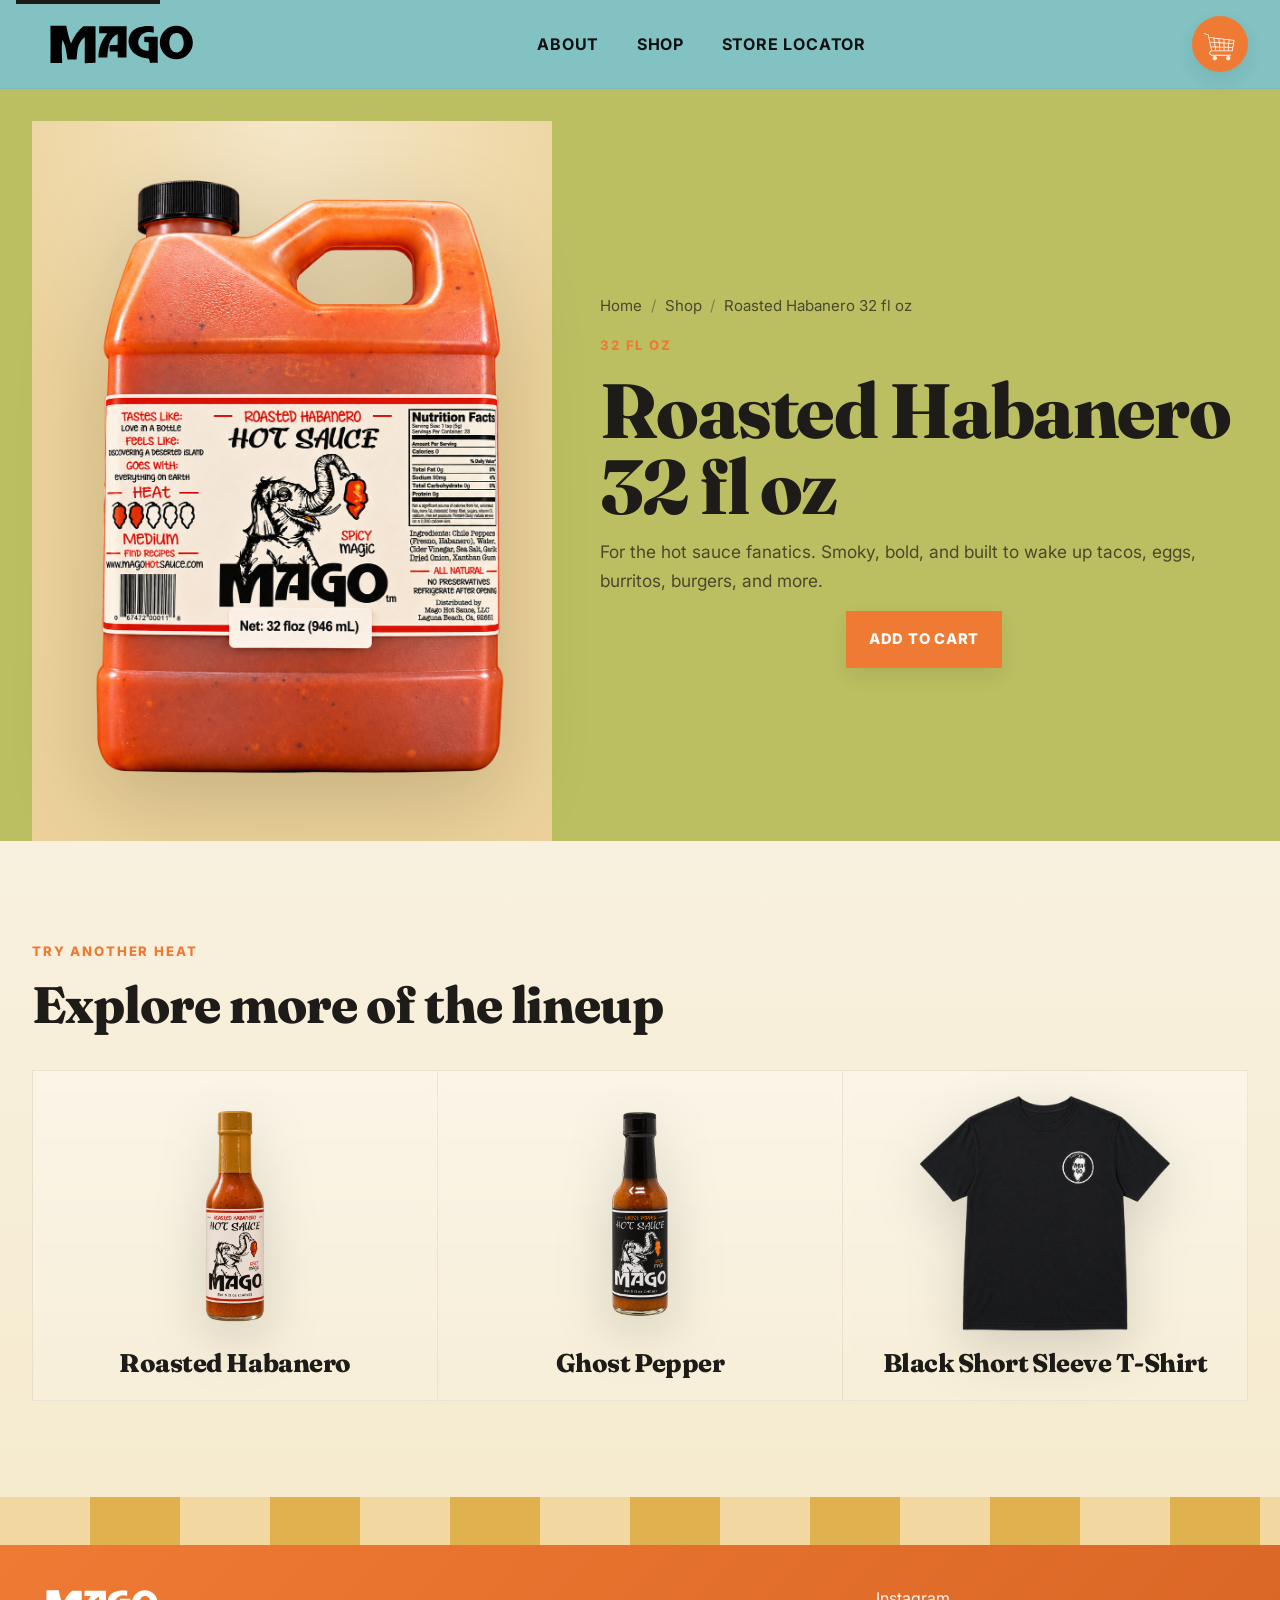
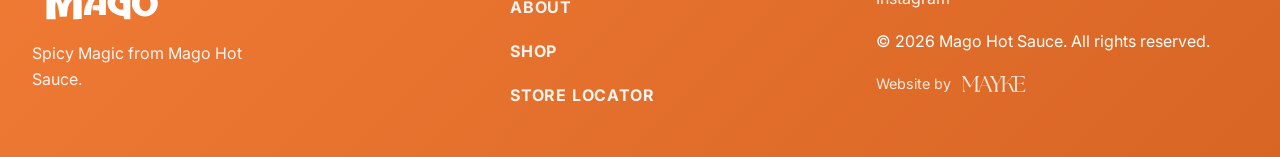
<file: roasted-habanero-32oz.html>
<!doctype html>
<html lang="en">
  <head>
    <meta charset="utf-8" />
    <meta name="viewport" content="width=device-width, initial-scale=1" />
    <title>Roasted Habanero 32 fl oz | Mago Hot Sauce</title>
    <meta name="description" content="Shop the 32 fl oz Roasted Habanero hot sauce from Mago, made for hot sauce fanatics." />
    <meta name="robots" content="index,follow" />
    <link rel="canonical" href="https://www.magohotsauce.com/roasted-habanero-32oz" />
    <meta property="og:type" content="product" />
    <meta property="og:title" content="Roasted Habanero 32 fl oz | Mago Hot Sauce" />
    <meta property="og:description" content="For the hot sauce fanatics. Smoky, bold flavor and bright habanero heat in a 32 fl oz format." />
    <meta property="og:url" content="https://www.magohotsauce.com/roasted-habanero-32oz" />
    <meta property="og:image" content="https://www.magohotsauce.com/assets/images/flavors/roasted-habanero-32oz.png" />
    <meta name="twitter:card" content="summary_large_image" />
    <meta name="twitter:title" content="Roasted Habanero 32 fl oz | Mago Hot Sauce" />
    <meta name="twitter:description" content="For the hot sauce fanatics. Smoky, bold flavor and bright habanero heat in a 32 fl oz format." />
    <meta name="twitter:image" content="https://www.magohotsauce.com/assets/images/flavors/roasted-habanero-32oz.png" />
    <link rel="icon" href="assets/icons/mago-favicon.svg" />
    <link rel="stylesheet" href="assets/css/styles.css" />
    <script>
      window.MAGO_SHOPIFY_CONFIG = {
        domain: "bsnbpg-vs.myshopify.com",
        storefrontAccessToken: "024b75c18774047e62314a1bb3e8a924",
        moneyFormat: "%24%7B%7Bamount%7D%7D",
        products: {
          "roasted-habanero-32oz-product": {
            id: "10514732286084",
            buttonText: "Add to Cart",
          },
        },
      };
    </script>
    <script src="https://sdks.shopifycdn.com/buy-button/latest/buy-button-storefront.min.js"></script>
    <script src="assets/js/seasonal-config.js"></script>
    <script src="assets/js/main.js" defer></script>
  </head>
  <body class="page page-product page-roasted-habanero-32oz">
    <a class="skip-link" href="#main-content">Skip to content</a>
    <header class="site-header" id="top">
      <div class="container header-inner">
        <a class="site-logo" href="/" aria-label="Mago Hot Sauce home">
          <img src="assets/images/mago-logo-black.svg" alt="Mago Hot Sauce logo" width="160" height="56" />
        </a>
        <nav class="site-nav" id="primary-navigation" aria-label="Primary navigation">
          <ul class="nav-list">
            <li><a href="/about">About</a></li>
            <li><a href="/shop">Shop</a></li>
            <li><a href="/store-locator">Store Locator</a></li>
          </ul>
        </nav>
        <div class="header-actions">
          <div class="header-cart">
            <a href="#" class="js-open-cart" aria-label="Open cart" data-cart-empty-icon="assets/icons/shopping-cart-empty.svg" data-cart-full-icon="assets/icons/shopping-cart.svg">
              <img class="js-cart-icon" src="assets/icons/shopping-cart-empty.svg" alt="" width="28" height="28" aria-hidden="true" />
            </a>
          </div>
          <button class="mobile-nav-toggle" type="button" aria-label="Open navigation" aria-controls="primary-navigation" aria-expanded="false"><span></span><span></span><span></span></button>
        </div>
      </div>
    </header>
    <main id="main-content">
      <article class="product-page">
        <section class="section product-hero">
          <div class="container product-hero-grid">
            <div class="product-image">
              <img src="assets/images/flavors/roasted-habanero-32oz.png" alt="32 fl oz container of Mago Roasted Habanero hot sauce" width="1150" height="1367" />
            </div>
            <div class="product-details">
              <nav class="breadcrumb" aria-label="Breadcrumb"><ol><li><a href="/">Home</a></li><li><a href="/shop">Shop</a></li><li aria-current="page">Roasted Habanero 32 fl oz</li></ol></nav>
              <p class="eyebrow">32 fl oz</p>
              <h1>Roasted Habanero 32 fl oz</h1>
              <p class="product-lead">For the hot sauce fanatics. Smoky, bold, and built to wake up tacos, eggs, burritos, burgers, and more.</p>
              <div class="shopify-button-wrapper" data-shopify-product="roasted-habanero-32oz-product" data-shopify-button="buy" aria-label="Add Roasted Habanero 32 fl oz to cart"></div>
            </div>
          </div>
        </section>
        <section class="section related-products" aria-labelledby="related-products-heading">
          <div class="container">
            <div class="section-header"><p class="eyebrow">Try another heat</p><h2 id="related-products-heading">Explore more of the lineup</h2></div>
            <div class="related-links-grid">
              <article class="related-product-card"><a href="/roasted-habanero"><img src="assets/images/flavors/individual/roasted-habanero.png" alt="Bottle of Mago Roasted Habanero hot sauce" width="1024" height="1536" /><h3>Roasted Habanero</h3></a></article>
              <article class="related-product-card"><a href="/ghost-pepper"><img src="assets/images/flavors/individual/ghost-pepper.png" alt="Bottle of Mago Ghost Pepper hot sauce" width="1024" height="1536" /><h3>Ghost Pepper</h3></a></article>
              <article class="related-product-card"><a href="/black-short-sleeve-t-shirt"><img src="assets/images/t-shirt/mago-shirt-front.png" alt="Mago Black Short Sleeve T-Shirt" width="320" height="304" /><h3>Black Short Sleeve T-Shirt</h3></a></article>
            </div>
          </div>
        </section>
      </article>
    </main>
    <footer class="site-footer">
      <div class="container footer-inner">
        <div class="footer-brand"><a href="/" aria-label="Mago Hot Sauce home"><img src="assets/images/mago-logo-black.svg" alt="Mago Hot Sauce logo" width="140" height="48" /></a><p>Spicy Magic from Mago Hot Sauce.</p></div>
        <nav class="footer-nav" aria-label="Footer navigation"><ul><li><a href="/about">About</a></li><li><a href="/shop">Shop</a></li><li><a href="/store-locator">Store Locator</a></li></ul></nav>
        <div class="footer-meta"><p><a href="https://www.instagram.com/magohotsauce" rel="noopener noreferrer">Instagram</a></p><p>&copy; 2026 Mago Hot Sauce. All rights reserved.</p><p class="footer-credit">Website by <a href="https://maykeagency.com" target="_blank" rel="noopener"><img src="assets/images/maykeLogoDark.svg" alt="Mayke Agency" class="mayke-logo" /></a></p></div>
      </div>
    </footer>
    <script type="application/ld+json">
      {"@context":"https://schema.org","@type":"Product","name":"Roasted Habanero 32 fl oz","brand":{"@type":"Brand","name":"Mago Hot Sauce"},"description":"For the hot sauce fanatics. Smoky, bold, and built to wake up tacos, eggs, burritos, burgers, and more.","image":"https://www.magohotsauce.com/assets/images/flavors/roasted-habanero-32oz.png","url":"https://www.magohotsauce.com/roasted-habanero-32oz"}
    </script>
  </body>
</html>
</file>
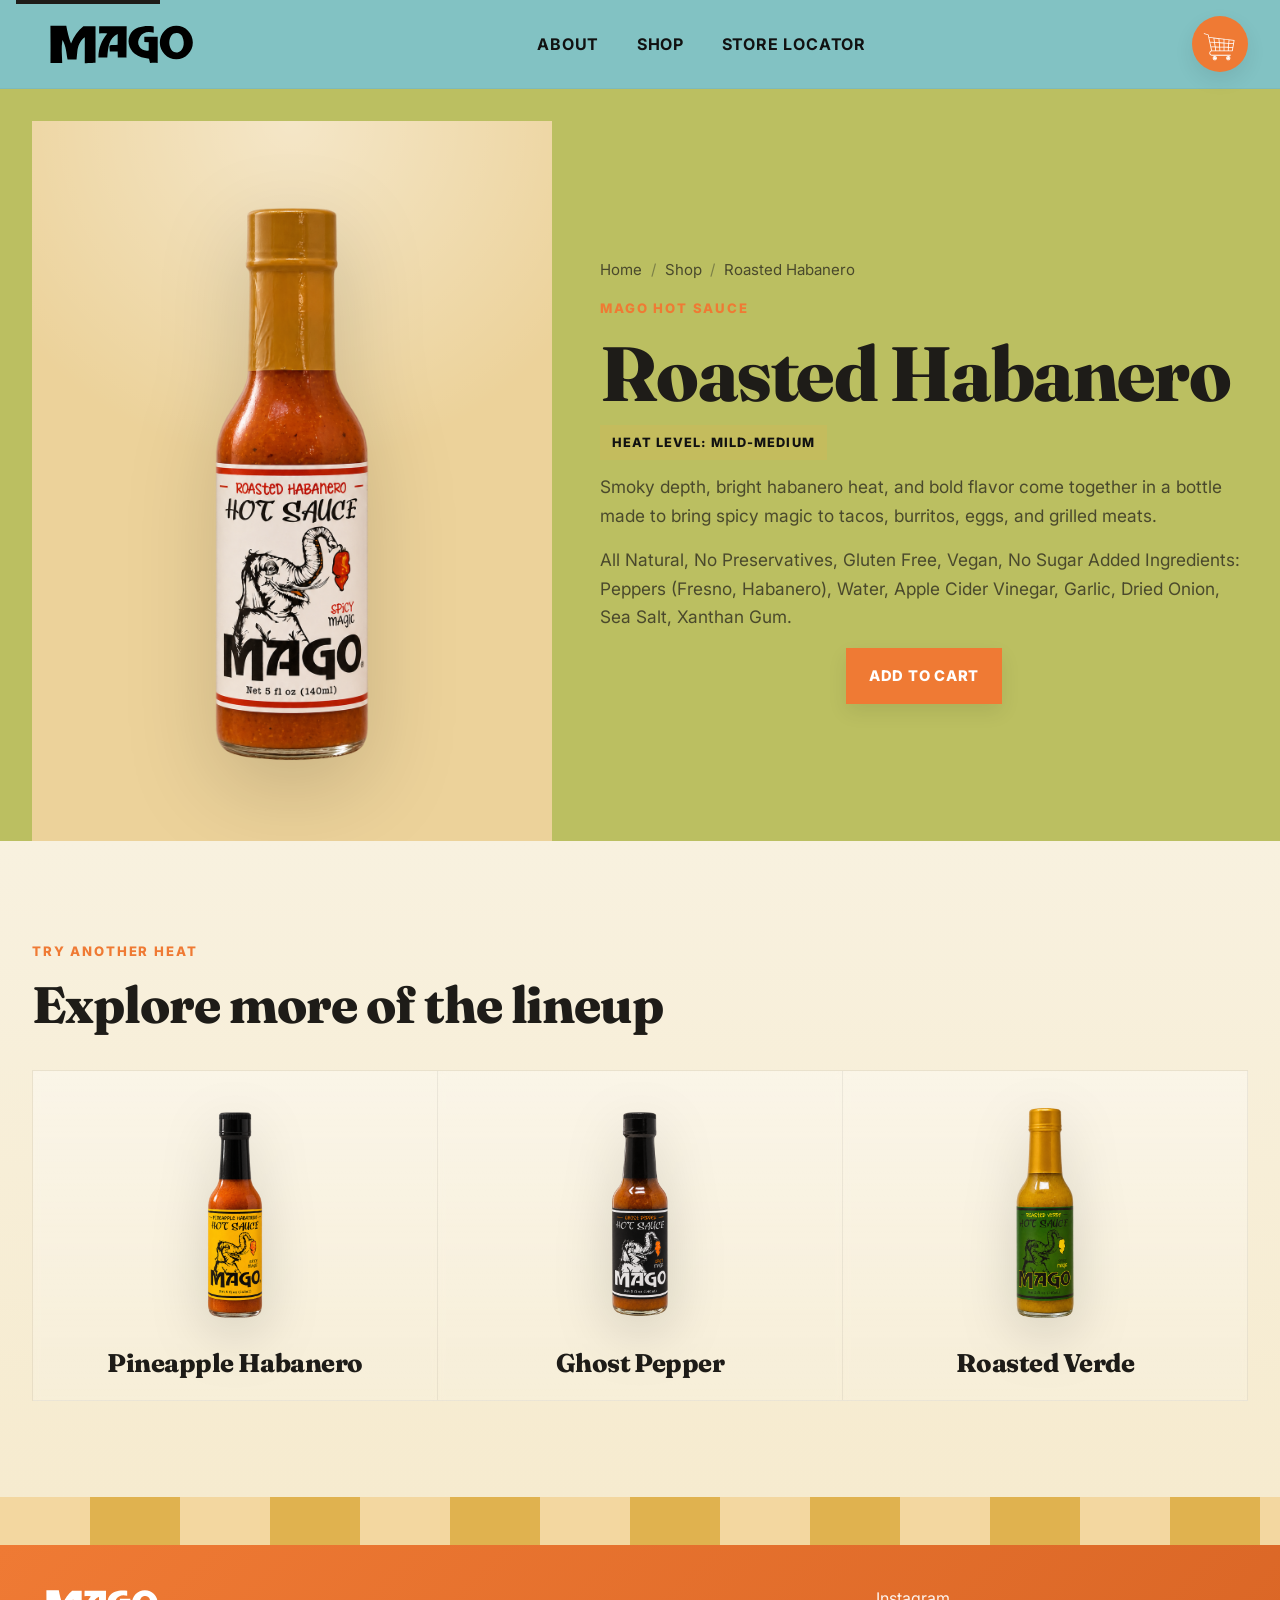
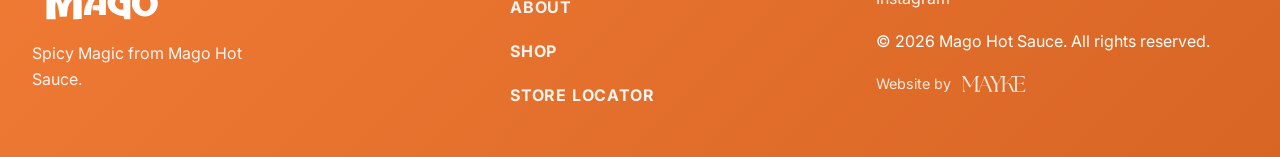
<file: roasted-habanero.html>
<!doctype html>
<html lang="en">
  <head>
    <meta charset="utf-8" />
    <meta name="viewport" content="width=device-width, initial-scale=1" />
    <title>Roasted Habanero | Mago Hot Sauce</title>
    <meta
      name="description"
      content="Shop Roasted Habanero from Mago Hot Sauce and taste the spicy magic of smoky depth, bold flavor, and bright habanero heat."
    />
    <meta name="robots" content="index,follow" />
    <link
      rel="canonical"
      href="https://www.magohotsauce.com/shop/roasted-habanero"
    />

    <meta property="og:type" content="product" />
    <meta property="og:title" content="Roasted Habanero | Mago Hot Sauce" />
    <meta
      property="og:description"
      content="Shop Roasted Habanero from Mago Hot Sauce and taste the spicy magic of smoky depth, bold flavor, and bright habanero heat."
    />
    <meta
      property="og:url"
      content="https://www.magohotsauce.com/shop/roasted-habanero"
    />
    <meta
      property="og:image"
      content="https://www.magohotsauce.com/assets/images/flavors/individual/roasted-habanero.png"
    />

    <meta name="twitter:card" content="summary_large_image" />
    <meta name="twitter:title" content="Roasted Habanero | Mago Hot Sauce" />
    <meta
      name="twitter:description"
      content="Shop Roasted Habanero from Mago Hot Sauce and taste the spicy magic of smoky depth, bold flavor, and bright habanero heat."
    />
    <meta
      name="twitter:image"
      content="https://www.magohotsauce.com/assets/images/flavors/individual/roasted-habanero.png"
    />

    <link rel="icon" href="/assets/icons/mago-favicon.svg" />
    <link rel="stylesheet" href="/assets/css/styles.css" />
    <script>
      window.MAGO_SHOPIFY_CONFIG = {
        domain: "bsnbpg-vs.myshopify.com",
        storefrontAccessToken: "024b75c18774047e62314a1bb3e8a924",
        moneyFormat: "%24%7B%7Bamount%7D%7D",
        products: {
          "roasted-habanero-home": {
            id: "10320010510468",
            buttonText: "Add to Cart",
          },
          "pineapple-habanero-home": {
            id: "10320011427972",
            buttonText: "Add to Cart",
          },
          "ghost-pepper-home": {
            id: "10320011591812",
            buttonText: "Add to Cart",
          },
          "roasted-verde-home": {
            id: "10320011886724",
            buttonText: "Add to Cart",
          },

          "roasted-habanero-shop": {
            id: "10320010510468",
            buttonText: "Add to Cart",
          },
          "pineapple-habanero-shop": {
            id: "10320011427972",
            buttonText: "Add to Cart",
          },
          "ghost-pepper-shop": {
            id: "10320011591812",
            buttonText: "Add to Cart",
          },
          "roasted-verde-shop": {
            id: "10320011886724",
            buttonText: "Add to Cart",
          },

          "roasted-habanero-product": {
            id: "10320010510468",
            buttonText: "Add to Cart",
          },
          "pineapple-habanero-product": {
            id: "10320011427972",
            buttonText: "Add to Cart",
          },
          "ghost-pepper-product": {
            id: "10320011591812",
            buttonText: "Add to Cart",
          },
          "roasted-verde-product": {
            id: "10320011886724",
            buttonText: "Add to Cart",
          },
        },
      };
    </script>

    <script src="https://sdks.shopifycdn.com/buy-button/latest/buy-button-storefront.min.js"></script>
    <script src="assets/js/seasonal-config.js"></script>
    <script src="assets/js/main.js" defer></script>
  </head>
  <body class="page page-product page-roasted-habanero">
    <a class="skip-link" href="#main-content">Skip to content</a>

    <header class="site-header" id="top">
      <div class="container header-inner">
        <a class="site-logo" href="/" aria-label="Mago Hot Sauce home">
          <img
            src="/assets/images/mago-logo-black.svg"
            alt="Mago Hot Sauce logo"
            width="160"
            height="56"
          />
        </a>

        <nav
          class="site-nav"
          id="primary-navigation"
          aria-label="Primary navigation"
        >
          <ul class="nav-list">
            <li><a href="/about">About</a></li>
            <li><a href="/shop">Shop</a></li>
            <li><a href="/store-locator">Store Locator</a></li>
          </ul>
        </nav>

        <div class="header-actions">
          <div class="header-cart">
            <a
              href="#"
              class="js-open-cart"
              aria-label="Open cart"
              data-cart-empty-icon="/assets/icons/shopping-cart-empty.svg"
              data-cart-full-icon="/assets/icons/shopping-cart.svg"
            >
              <img
                class="js-cart-icon"
                src="/assets/icons/shopping-cart-empty.svg"
                alt=""
                width="28"
                height="28"
                aria-hidden="true"
              />
            </a>
          </div>

          <button
            class="mobile-nav-toggle"
            type="button"
            aria-label="Open navigation"
            aria-controls="primary-navigation"
            aria-expanded="false"
          >
            <span></span>
            <span></span>
            <span></span>
          </button>
        </div>
      </div>
    </header>

    <main id="main-content">
      <article class="product-page">
        <section class="section product-hero">
          <div class="container product-hero-grid">
            <div class="product-image">
              <img
                src="/assets/images/flavors/individual/roasted-habanero.png"
                alt="Bottle of Mago Roasted Habanero hot sauce"
                width="420"
                height="840"
              />
            </div>

            <div class="product-details">
              <nav class="breadcrumb" aria-label="Breadcrumb">
                <ol>
                  <li><a href="/">Home</a></li>
                  <li><a href="/shop">Shop</a></li>
                  <li aria-current="page">Roasted Habanero</li>
                </ol>
              </nav>

              <p class="eyebrow">Mago Hot Sauce</p>
              <h1>Roasted Habanero</h1>
              <p class="product-heat">Heat Level: Mild-Medium</p>
              <p class="product-lead">
                Smoky depth, bright habanero heat, and bold flavor come together
                in a bottle made to bring spicy magic to tacos, burritos, eggs,
                and grilled meats.
              </p>
              <p class="product-lead">
                All Natural, No Preservatives, Gluten Free, Vegan, No Sugar
                Added Ingredients: Peppers (Fresno, Habanero), Water, Apple
                Cider Vinegar, Garlic, Dried Onion, Sea Salt, Xanthan Gum.
              </p>

              <div
                class="shopify-button-wrapper"
                data-shopify-product="roasted-habanero-product"
                data-shopify-button="buy"
                aria-label="Add Roasted Habanero to cart"
              ></div>
            </div>
          </div>
        </section>

        <section
          class="section related-products"
          aria-labelledby="related-products-heading"
        >
          <div class="container">
            <div class="section-header">
              <p class="eyebrow">Try another heat</p>
              <h2 id="related-products-heading">Explore more of the lineup</h2>
            </div>

            <div class="related-links-grid">
              <article class="related-product-card">
                <a href="/pineapple-habanero">
                  <img
                    src="/assets/images/flavors/individual/pineapple-habanero.png"
                    alt="Bottle of Mago Pineapple Habanero hot sauce"
                    width="180"
                    height="360"
                  />
                  <h3>Pineapple Habanero</h3>
                </a>
              </article>

              <article class="related-product-card">
                <a href="/ghost-pepper">
                  <img
                    src="/assets/images/flavors/individual/ghost-pepper.png"
                    alt="Bottle of Mago Ghost Pepper hot sauce"
                    width="180"
                    height="360"
                  />
                  <h3>Ghost Pepper</h3>
                </a>
              </article>

              <article class="related-product-card">
                <a href="/roasted-verde">
                  <img
                    src="/assets/images/flavors/individual/roasted-verde.png"
                    alt="Bottle of Mago Roasted Verde hot sauce"
                    width="180"
                    height="360"
                  />
                  <h3>Roasted Verde</h3>
                </a>
              </article>
            </div>
          </div>
        </section>
      </article>
    </main>

    <footer class="site-footer">
      <div class="container footer-inner">
        <div class="footer-brand">
          <a href="/" aria-label="Mago Hot Sauce home">
            <img
              src="/assets/images/mago-logo-black.svg"
              alt="Mago Hot Sauce logo"
              width="140"
              height="48"
            />
          </a>
          <p>Spicy Magic from Mago Hot Sauce.</p>
        </div>

        <nav class="footer-nav" aria-label="Footer navigation">
          <ul>
            <li><a href="/about">About</a></li>
            <li><a href="/shop">Shop</a></li>
            <li><a href="/store-locator">Store Locator</a></li>
          </ul>
        </nav>

        <div class="footer-meta">
          <p>
            <a
              href="https://www.instagram.com/magohotsauce"
              rel="noopener noreferrer"
              >Instagram</a
            >
          </p>
          <p>&copy; 2026 Mago Hot Sauce. All rights reserved.</p>
          <p class="footer-credit">
            Website by
            <a href="https://maykeagency.com" target="_blank" rel="noopener">
              <img
                src="/assets/images/maykeLogoDark.svg"
                alt="Mayke Agency"
                class="mayke-logo"
              />
            </a>
          </p>
        </div>
      </div>
    </footer>

    <script type="application/ld+json">
      {
        "@context": "https://schema.org",
        "@type": "Product",
        "name": "Roasted Habanero",
        "brand": {
          "@type": "Brand",
          "name": "Mago Hot Sauce"
        },
        "description": "Roasted Habanero from Mago Hot Sauce brings smoky depth, bold flavor, and bright habanero heat.",
        "image": "https://www.magohotsauce.com/assets/images/flavors/individual/roasted-habanero.png",
        "url": "https://www.magohotsauce.com/shop/roasted-habanero"
      }
    </script>
  </body>
</html>
</file>
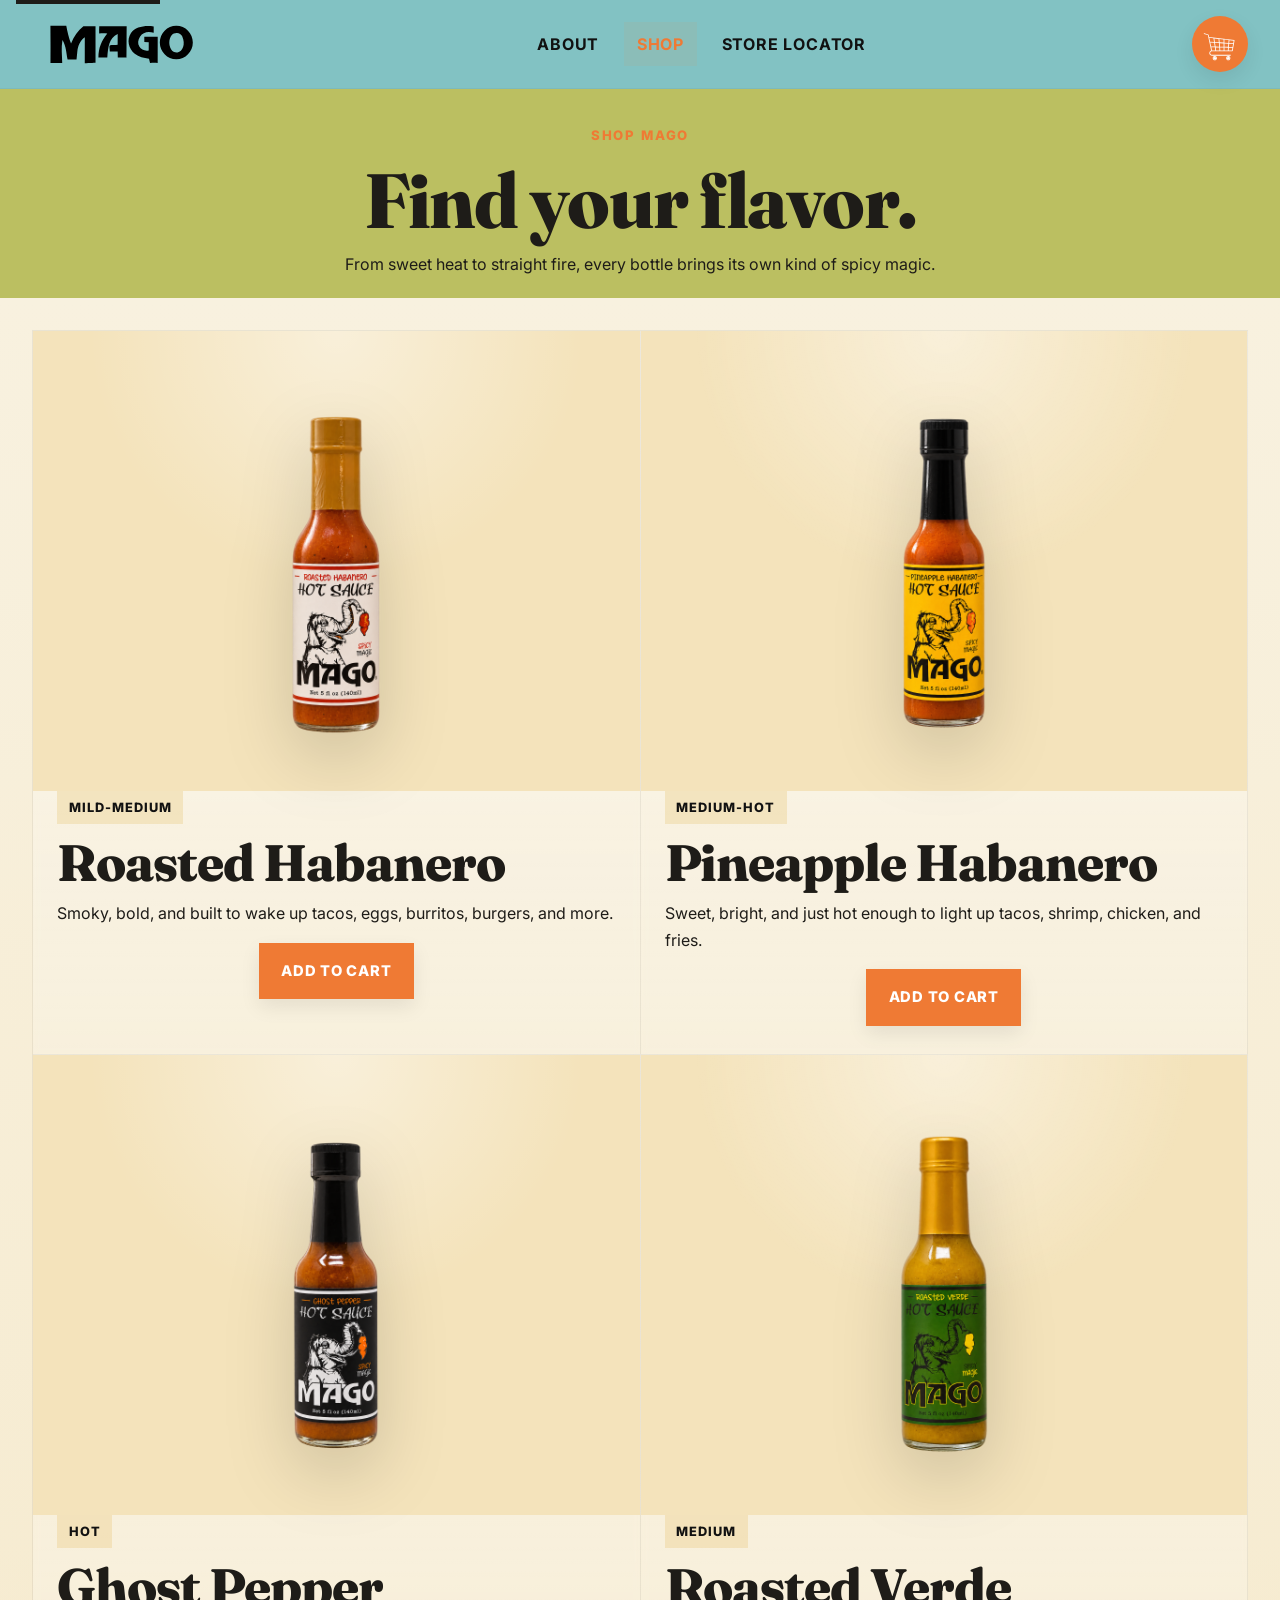
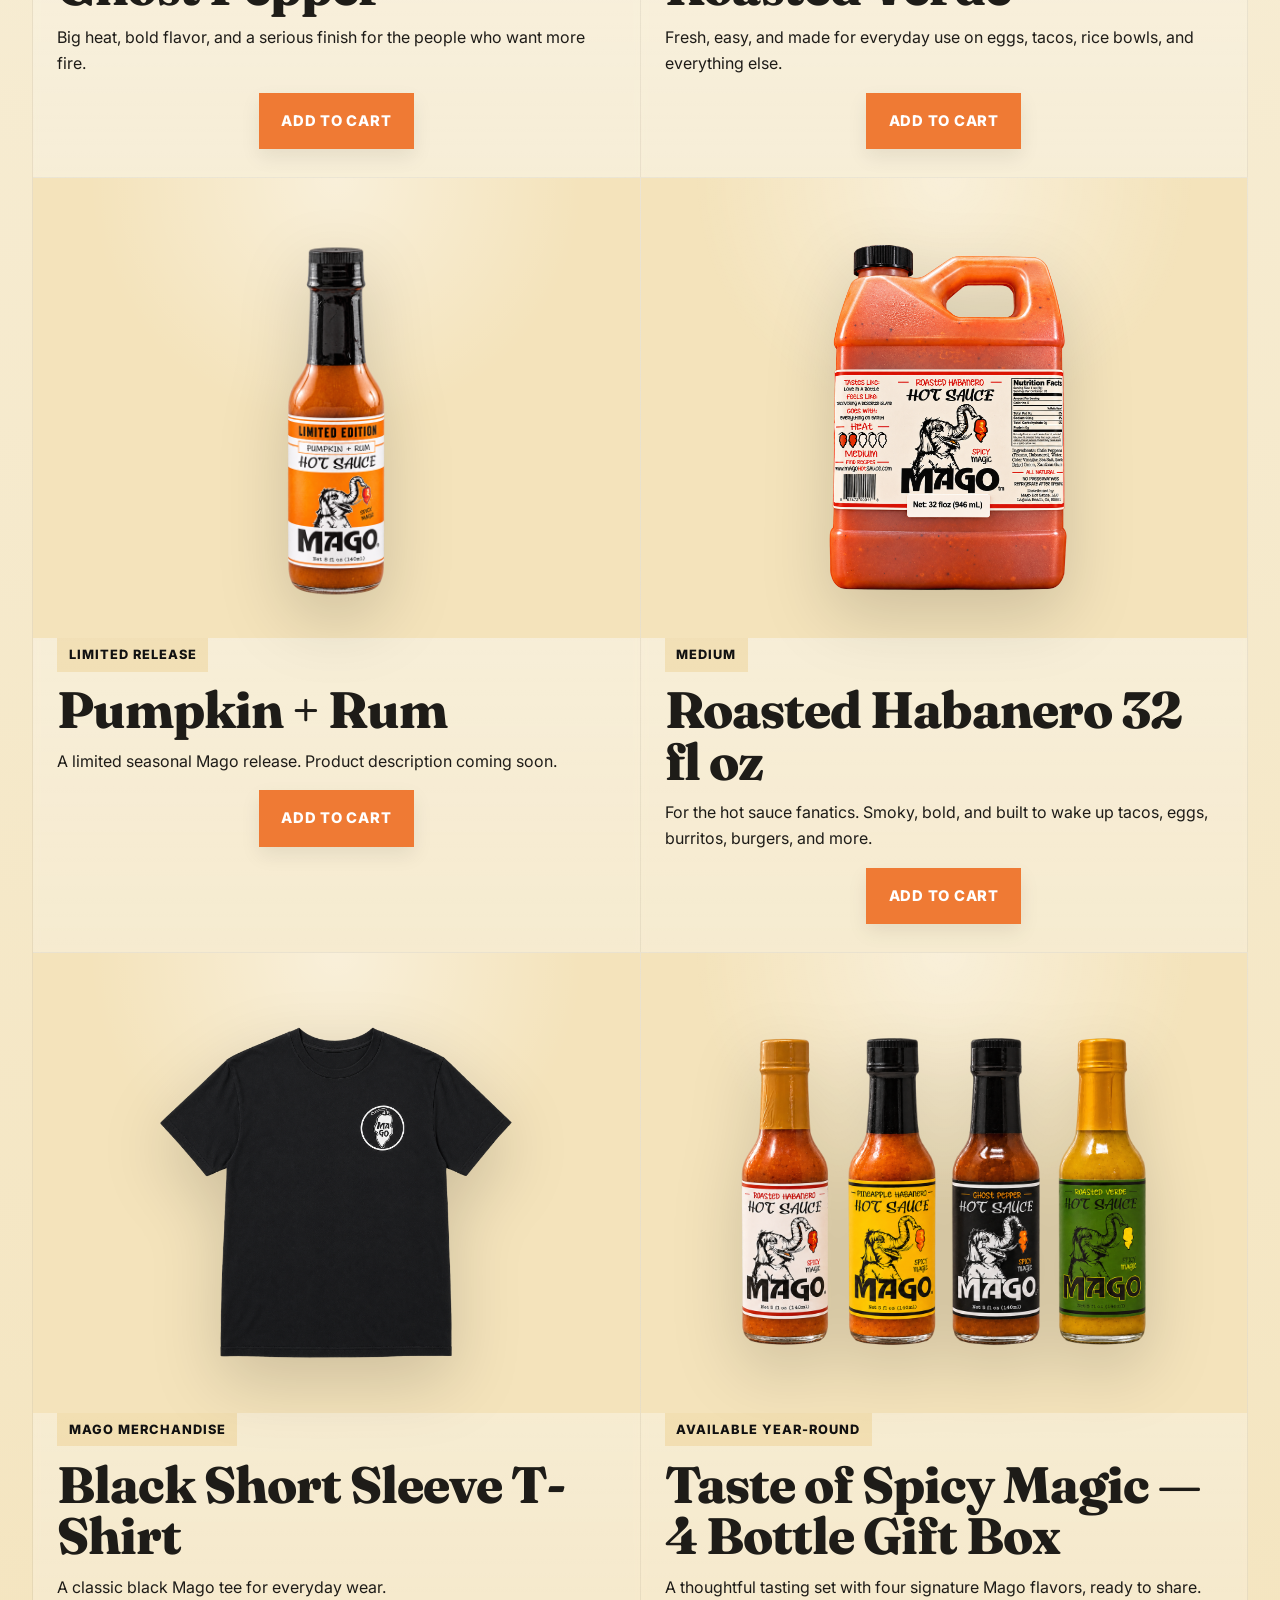
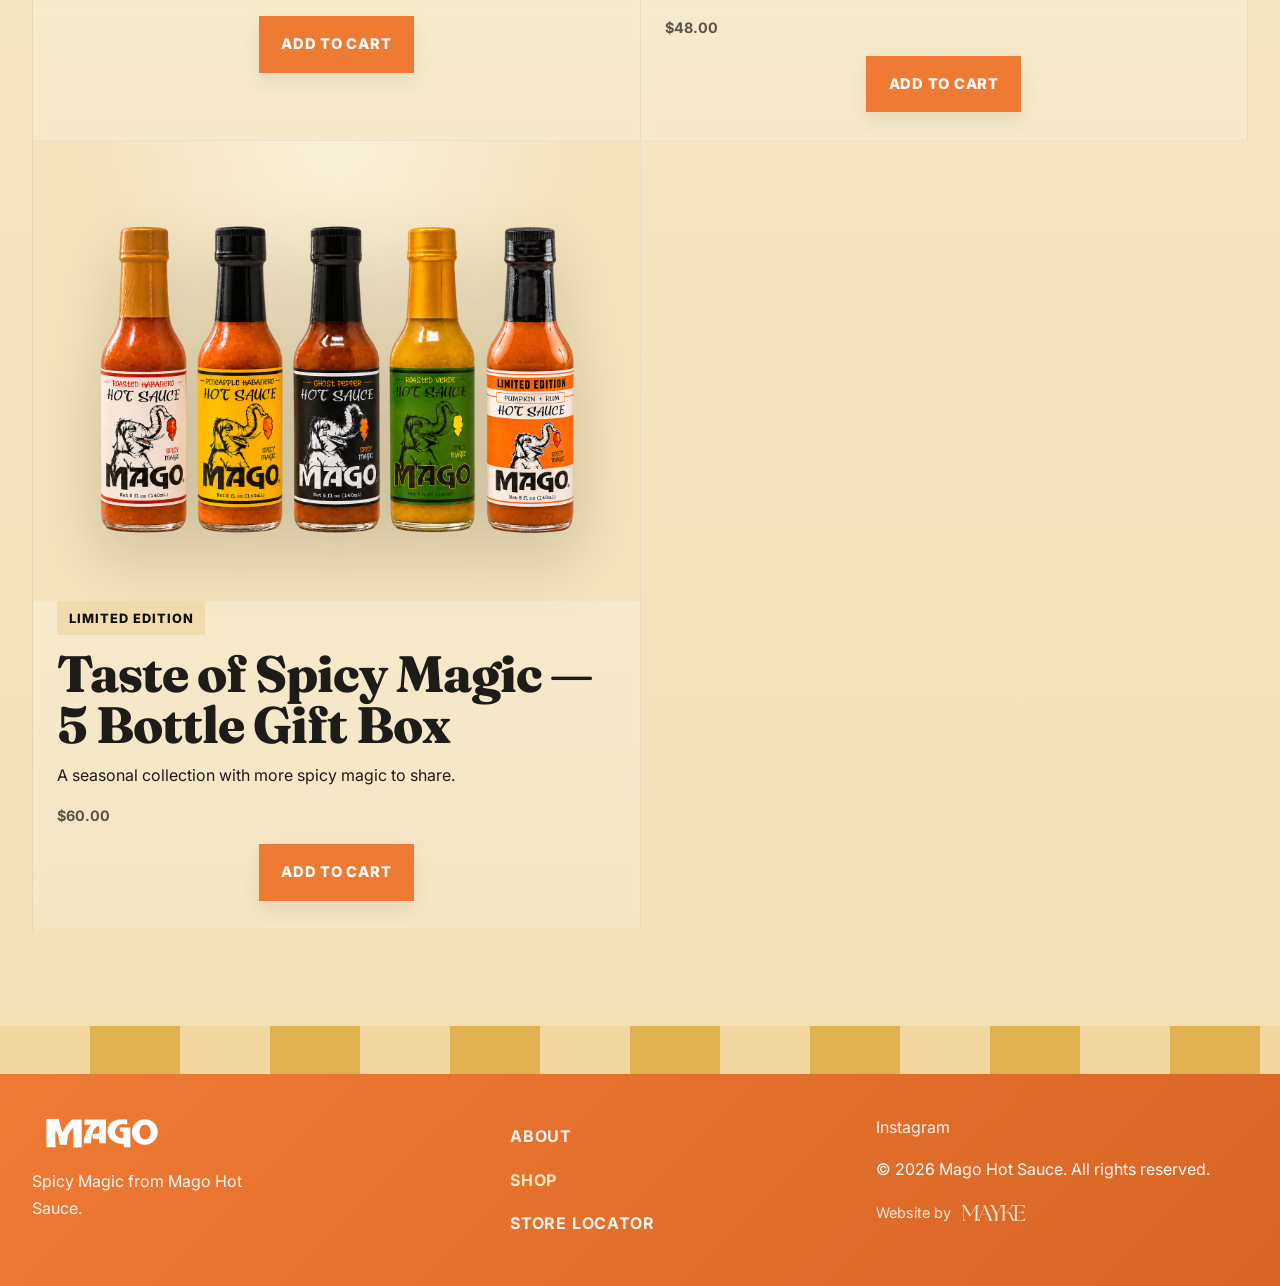
<file: shop.html>
<!doctype html>
<html lang="en">
  <head>
    <meta charset="utf-8" />
    <meta name="viewport" content="width=device-width, initial-scale=1" />
    <title>Shop | Mago Hot Sauce</title>
    <meta
      name="description"
      content="Shop Mago Hot Sauce and explore the spicy magic of four bold flavors made to wake up tacos, eggs, grilled meats, and everything in between."
    />
    <meta name="robots" content="index,follow" />
    <link rel="canonical" href="https://www.magohotsauce.com/shop" />

    <meta property="og:type" content="website" />
    <meta property="og:title" content="Shop | Mago Hot Sauce" />
    <meta
      property="og:description"
      content="Shop Mago Hot Sauce and explore the spicy magic of four bold flavors made to wake up tacos, eggs, grilled meats, and everything in between."
    />
    <meta property="og:url" content="https://www.magohotsauce.com/shop" />
    <meta
      property="og:image"
      content="https://www.magohotsauce.com/assets/images/mago-trio.webp"
    />

    <meta name="twitter:card" content="summary_large_image" />
    <meta name="twitter:title" content="Shop | Mago Hot Sauce" />
    <meta
      name="twitter:description"
      content="Shop Mago Hot Sauce and explore the spicy magic of four bold flavors made to wake up tacos, eggs, grilled meats, and everything in between."
    />
    <meta
      name="twitter:image"
      content="https://www.magohotsauce.com/assets/images/mago-trio.webp"
    />

    <link rel="icon" href="/assets/icons/mago-favicon.svg" />
    <link rel="stylesheet" href="assets/css/styles.css" />
    <script src="assets/js/seasonal-config.js"></script>
    <script>
      window.MAGO_SHOPIFY_CONFIG = {
        domain: "bsnbpg-vs.myshopify.com",
        storefrontAccessToken: "024b75c18774047e62314a1bb3e8a924",
        moneyFormat: "%24%7B%7Bamount%7D%7D",
        products: {
          "roasted-habanero-home": {
            id: "10320010510468",
            buttonText: "Add to Cart",
          },
          "pineapple-habanero-home": {
            id: "10320011427972",
            buttonText: "Add to Cart",
          },
          "ghost-pepper-home": {
            id: "10320011591812",
            buttonText: "Add to Cart",
          },
          "roasted-verde-home": {
            id: "10320011886724",
            buttonText: "Add to Cart",
          },

          "roasted-habanero-shop": {
            id: "10320010510468",
            buttonText: "Add to Cart",
          },
          "roasted-habanero-32oz-shop": {
            id: "10514732286084",
            buttonText: "Add to Cart",
          },
          "pineapple-habanero-shop": {
            id: "10320011427972",
            buttonText: "Add to Cart",
          },
          "ghost-pepper-shop": {
            id: "10320011591812",
            buttonText: "Add to Cart",
          },
          "roasted-verde-shop": {
            id: "10320011886724",
            buttonText: "Add to Cart",
          },
          "pumpkin-rum-shop": {
            id: "10442666410116",
            buttonText: "Add to Cart",
          },
          "black-tshirt-shop": {
            id: "10442171252868",
            buttonText: "Add to Cart",
          },
          "four-bottle-box-shop": {
            id: "15475051659396",
            buttonText: "Add to Cart",
          },
          "five-bottle-box-shop": {
            id: "15475051724932",
            buttonText: "Add to Cart",
          },

          "roasted-habanero-product": {
            id: "10320010510468",
            buttonText: "Add to Cart",
          },
          "pineapple-habanero-product": {
            id: "10320011427972",
            buttonText: "Add to Cart",
          },
          "ghost-pepper-product": {
            id: "10320011591812",
            buttonText: "Add to Cart",
          },
          "roasted-verde-product": {
            id: "10320011886724",
            buttonText: "Add to Cart",
          },
          "pumpkin-rum-product": {
            id: "10442666410116",
            buttonText: "Add to Cart",
          },
          "black-tshirt-product": {
            id: "10442171252868",
            buttonText: "Add to Cart",
          },
        },
      };
    </script>

    <script src="https://sdks.shopifycdn.com/buy-button/latest/buy-button-storefront.min.js"></script>
    <script src="assets/js/main.js" defer></script>
  </head>
  <body class="page page-shop">
    <a class="skip-link" href="#main-content">Skip to content</a>

    <header class="site-header" id="top">
      <div class="container header-inner">
        <a class="site-logo" href="/" aria-label="Mago Hot Sauce home">
          <img
            src="/assets/images/mago-logo-black.svg"
            alt="Mago Hot Sauce logo"
            width="160"
            height="56"
          />
        </a>

        <nav
          class="site-nav"
          id="primary-navigation"
          aria-label="Primary navigation"
        >
          <ul class="nav-list">
            <li><a href="/about">About</a></li>
            <li><a href="/shop" aria-current="page">Shop</a></li>
            <li><a href="/store-locator">Store Locator</a></li>
          </ul>
        </nav>

        <div class="header-actions">
          <div class="header-cart">
            <a
              href="#"
              class="js-open-cart"
              aria-label="Open cart"
              data-cart-empty-icon="/assets/icons/shopping-cart-empty.svg"
              data-cart-full-icon="/assets/icons/shopping-cart.svg"
            >
              <img
                class="js-cart-icon"
                src="/assets/icons/shopping-cart-empty.svg"
                alt=""
                width="28"
                height="28"
                aria-hidden="true"
              />
            </a>
          </div>

          <button
            class="mobile-nav-toggle"
            type="button"
            aria-label="Open navigation"
            aria-controls="primary-navigation"
            aria-expanded="false"
          >
            <span></span>
            <span></span>
            <span></span>
          </button>
        </div>
      </div>
    </header>

    <main id="main-content">
      <section class="page-hero page-hero-compact">
        <div class="container narrow-copy">
          <p class="eyebrow">Shop Mago</p>
          <h1>Find your flavor.</h1>
          <p>
            From sweet heat to straight fire, every bottle brings its own kind
            of spicy magic.
          </p>
        </div>
      </section>

      <section
        class="section products-section"
        aria-labelledby="shop-products-heading"
      >
        <div class="container">
          <h2 id="shop-products-heading" class="sr-only">
            Mago Hot Sauce flavors
          </h2>

          <div class="product-grid">
            <article class="product-card">
              <a class="product-card-image" href="/roasted-habanero">
                <img
                  src="assets/images/flavors/individual/roasted-habanero.png"
                  alt="Bottle of Mago Roasted Habanero hot sauce"
                  width="320"
                  height="640"
                />
              </a>

              <div class="product-card-body">
                <p class="product-heat">Mild-Medium</p>
                <h2><a href="/roasted-habanero">Roasted Habanero</a></h2>
                <p>
                  Smoky, bold, and built to wake up tacos, eggs, burritos,
                  burgers, and more.
                </p>
                <div
                  class="shopify-button-wrapper"
                  data-shopify-product="roasted-habanero-shop"
                  data-shopify-button="buy"
                  aria-label="Add Roasted Habanero to cart"
                ></div>
              </div>
            </article>

            <article class="product-card">
              <a class="product-card-image" href="/pineapple-habanero">
                <img
                  src="assets/images/flavors/individual/pineapple-habanero.png"
                  alt="Bottle of Mago Pineapple Habanero hot sauce"
                  width="320"
                  height="640"
                />
              </a>

              <div class="product-card-body">
                <p class="product-heat">Medium-Hot</p>
                <h2>
                  <a href="/pineapple-habanero">Pineapple Habanero</a>
                </h2>
                <p>
                  Sweet, bright, and just hot enough to light up tacos, shrimp,
                  chicken, and fries.
                </p>
                <div
                  class="shopify-button-wrapper"
                  data-shopify-product="pineapple-habanero-shop"
                  data-shopify-button="buy"
                  aria-label="Add Pineapple Habanero to cart"
                ></div>
              </div>
            </article>

            <article class="product-card">
              <a class="product-card-image" href="/ghost-pepper">
                <img
                  src="assets/images/flavors/individual/ghost-pepper.png"
                  alt="Bottle of Mago Ghost Pepper hot sauce"
                  width="320"
                  height="640"
                />
              </a>

              <div class="product-card-body">
                <p class="product-heat">Hot</p>
                <h2><a href="/ghost-pepper">Ghost Pepper</a></h2>
                <p>
                  Big heat, bold flavor, and a serious finish for the people who
                  want more fire.
                </p>
                <div
                  class="shopify-button-wrapper"
                  data-shopify-product="ghost-pepper-shop"
                  data-shopify-button="buy"
                  aria-label="Add Ghost Pepper to cart"
                ></div>
              </div>
            </article>

            <article class="product-card">
              <a class="product-card-image" href="/roasted-verde">
                <img
                  src="assets/images/flavors/individual/roasted-verde.png"
                  alt="Bottle of Mago Roasted Verde hot sauce"
                  width="320"
                  height="640"
                />
              </a>

              <div class="product-card-body">
                <p class="product-heat">Medium</p>
                <h2><a href="/roasted-verde">Roasted Verde</a></h2>
                <p>
                  Fresh, easy, and made for everyday use on eggs, tacos, rice
                  bowls, and everything else.
                </p>
                <div
                  class="shopify-button-wrapper"
                  data-shopify-product="roasted-verde-shop"
                  data-shopify-button="buy"
                  aria-label="Add Roasted Verde to cart"
                ></div>
              </div>
            </article>

            <article class="product-card">
              <a class="product-card-image" href="/pumpkin-rum">
                <img
                  src="assets/images/flavors/individual/pumpkin-rum.png"
                  alt="Bottle of Mago Pumpkin + Rum hot sauce"
                  width="1024"
                  height="1536"
                />
              </a>

              <div class="product-card-body">
                <p class="product-heat">Limited Release</p>
                <h2><a href="/pumpkin-rum">Pumpkin + Rum</a></h2>
                <p>A limited seasonal Mago release. Product description coming soon.</p>
                <div
                  class="shopify-button-wrapper"
                  data-shopify-product="pumpkin-rum-shop"
                  data-shopify-button="buy"
                  aria-label="Add Pumpkin + Rum to cart"
                ></div>
              </div>
            </article>

            <article class="product-card">
              <a class="product-card-image" href="/roasted-habanero-32oz">
                <img
                  src="assets/images/flavors/roasted-habanero-32oz.png"
                  alt="32 fl oz container of Mago Roasted Habanero hot sauce"
                  width="1150"
                  height="1367"
                />
              </a>

              <div class="product-card-body">
                <p class="product-heat">Medium</p>
                <h2><a href="/roasted-habanero-32oz">Roasted Habanero 32 fl oz</a></h2>
                <p>
                  For the hot sauce fanatics. Smoky, bold, and built to wake up
                  tacos, eggs, burritos, burgers, and more.
                </p>
                <div
                  class="shopify-button-wrapper"
                  data-shopify-product="roasted-habanero-32oz-shop"
                  data-shopify-button="buy"
                  aria-label="Add Roasted Habanero 32 fl oz to cart"
                ></div>
              </div>
            </article>

            <article class="product-card">
              <a
                class="product-card-image product-card-image-swap"
                href="/black-short-sleeve-t-shirt"
                data-product-image-swap
                aria-label="Show back of Mago Black Short Sleeve T-Shirt"
                aria-pressed="false"
              >
                <img
                  class="product-image-front"
                  src="assets/images/t-shirt/mago-shirt-front.png"
                  alt="Front of Mago Black Short Sleeve T-Shirt"
                  width="1287"
                  height="1222"
                />
                <img
                  class="product-image-back"
                  src="assets/images/t-shirt/mago-shirt-back.png"
                  alt="Back of Mago Black Short Sleeve T-Shirt"
                  width="1286"
                  height="1223"
                />
                <span class="product-image-indicator" aria-hidden="true">
                  <span class="is-active"></span>
                  <span></span>
                </span>
              </a>

              <div class="product-card-body">
                <p class="product-heat">Mago Merchandise</p>
                <h2>
                  <a href="/black-short-sleeve-t-shirt">Black Short Sleeve T-Shirt</a>
                </h2>
                <p>A classic black Mago tee for everyday wear.</p>
                <div
                  class="shopify-button-wrapper"
                  data-shopify-product="black-tshirt-shop"
                  data-shopify-button="buy"
                  aria-label="Add Black Short Sleeve T-Shirt to cart"
                ></div>
              </div>
            </article>

            <article class="product-card gift-product-card" id="gift-boxes">
              <a class="product-card-image" href="/taste-of-spicy-magic-4">
                <img src="assets/images/gift-boxes/four-flavor-lineup.png" alt="Mago Roasted Habanero, Pineapple Habanero, Ghost Pepper, and Roasted Verde bottles lined up together" width="1536" height="1024" loading="lazy" />
              </a>
              <div class="product-card-body">
                <p class="product-heat">Available Year-Round</p>
                <h2><a href="/taste-of-spicy-magic-4">Taste of Spicy Magic — 4 Bottle Gift Box</a></h2>
                <p>A thoughtful tasting set with four signature Mago flavors, ready to share.</p>
                <p class="gift-price-placeholder">$48.00</p>
                <div class="shopify-button-wrapper" data-shopify-product="four-bottle-box-shop" data-shopify-button="buy" aria-label="Add the 4 Bottle Gift Box to cart"></div>
              </div>
            </article>

            <article class="product-card gift-product-card" data-seasonal-visibility="fiveBottle" hidden>
              <a class="product-card-image" href="/taste-of-spicy-magic-5">
                <img src="assets/images/gift-boxes/five-flavor-lineup.png" alt="Mago Roasted Habanero, Pineapple Habanero, Ghost Pepper, Roasted Verde, and Pumpkin + Rum bottles lined up together" width="1536" height="1024" loading="lazy" />
              </a>
              <div class="product-card-body">
                <p class="product-heat gift-limited-label">Limited Edition</p>
                <h2><a href="/taste-of-spicy-magic-5">Taste of Spicy Magic — 5 Bottle Gift Box</a></h2>
                <p>A seasonal collection with more spicy magic to share.</p>
                <p class="gift-price-placeholder">$60.00</p>
                <div class="shopify-button-wrapper" data-shopify-product="five-bottle-box-shop" data-shopify-button="buy" aria-label="Add the 5 Bottle Gift Box to cart"></div>
              </div>
            </article>
          </div>
        </div>
      </section>
    </main>

    <footer class="site-footer">
      <div class="container footer-inner">
        <div class="footer-brand">
          <a href="/" aria-label="Mago Hot Sauce home">
            <img
              src="assets/images/mago-logo-black.svg"
              alt="Mago Hot Sauce logo"
              width="140"
              height="48"
            />
          </a>
          <p>Spicy Magic from Mago Hot Sauce.</p>
        </div>

        <nav class="footer-nav" aria-label="Footer navigation">
          <ul>
            <li><a href="/about">About</a></li>
            <li><a href="/shop" aria-current="page">Shop</a></li>
            <li><a href="/store-locator">Store Locator</a></li>
          </ul>
        </nav>

        <div class="footer-meta">
          <p>
            <a
              href="https://www.instagram.com/magohotsauce"
              rel="noopener noreferrer"
              >Instagram</a
            >
          </p>
          <p>&copy; 2026 Mago Hot Sauce. All rights reserved.</p>
          <p class="footer-credit">
            Website by
            <a href="https://maykeagency.com" target="_blank" rel="noopener">
              <img
                src="/assets/images/maykeLogoDark.svg"
                alt="Mayke Agency"
                class="mayke-logo"
              />
            </a>
          </p>
        </div>
      </div>
    </footer>
  </body>
</html>
</file>
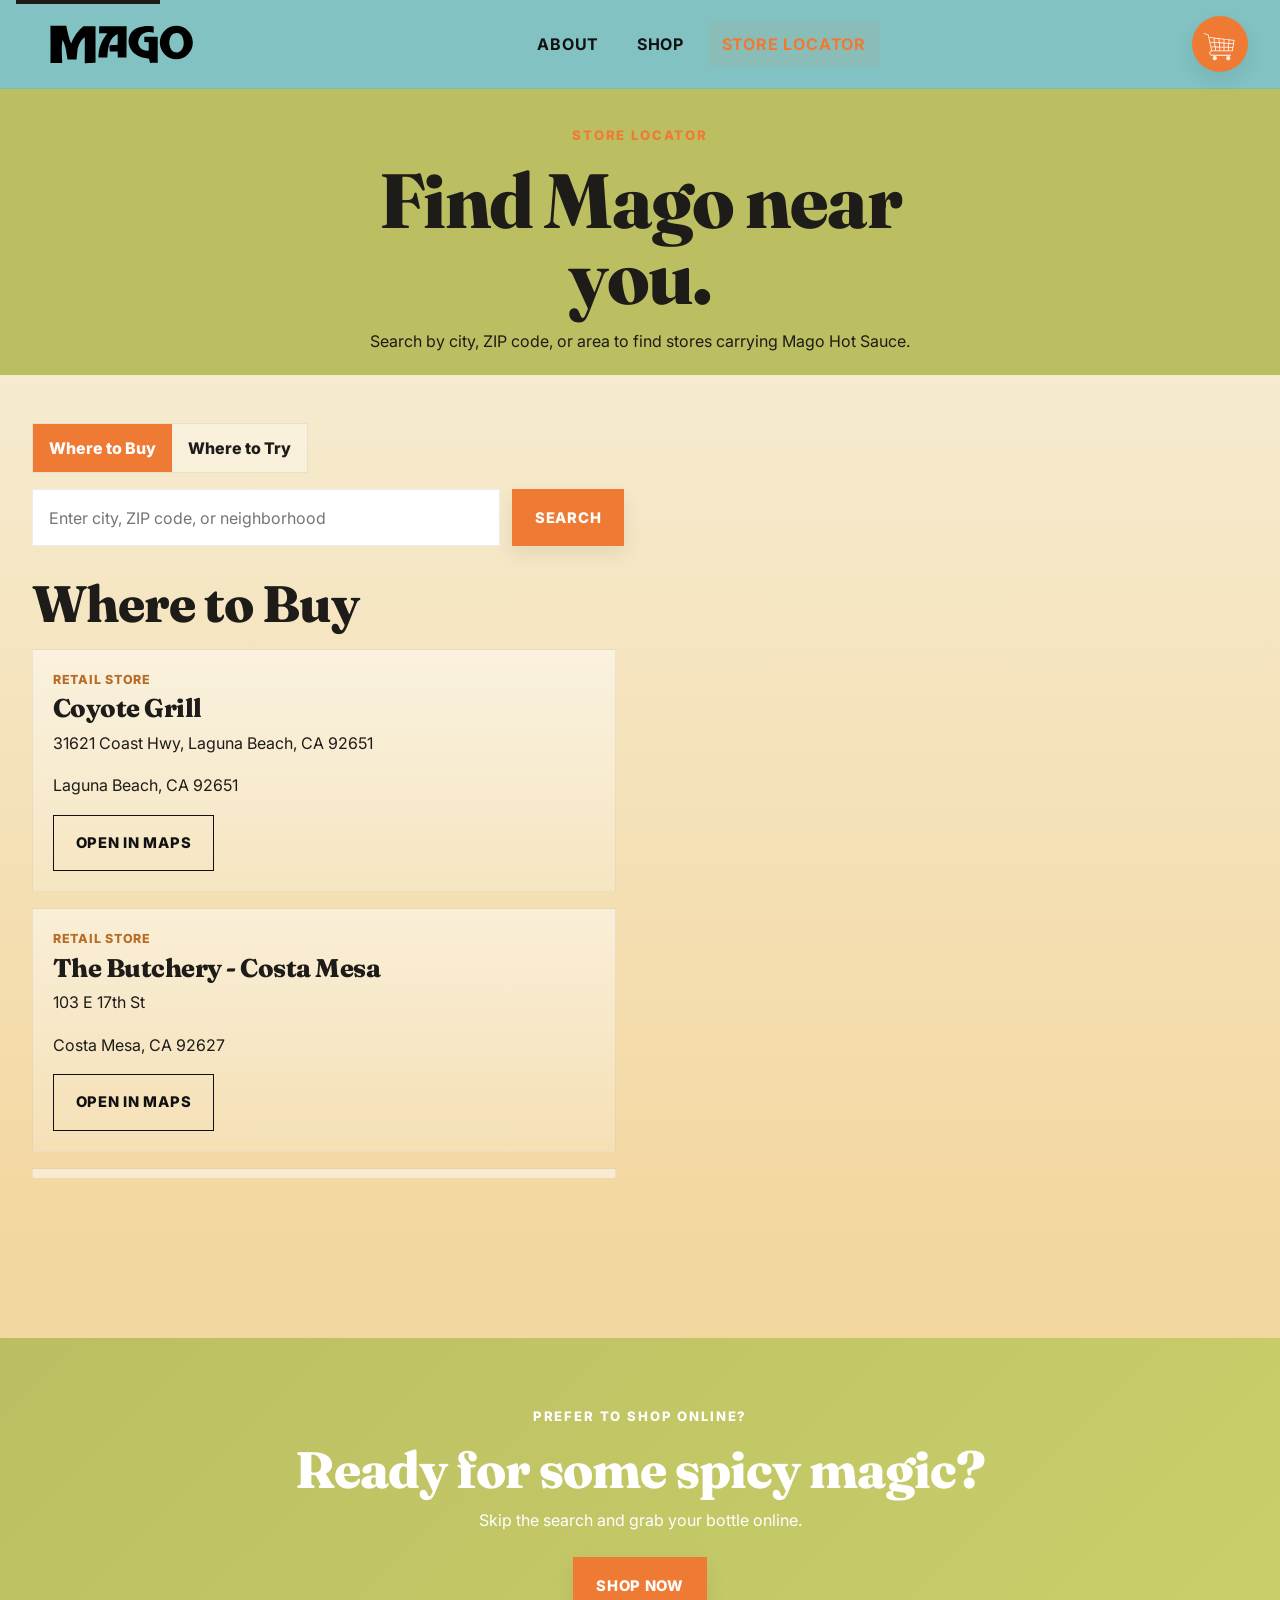
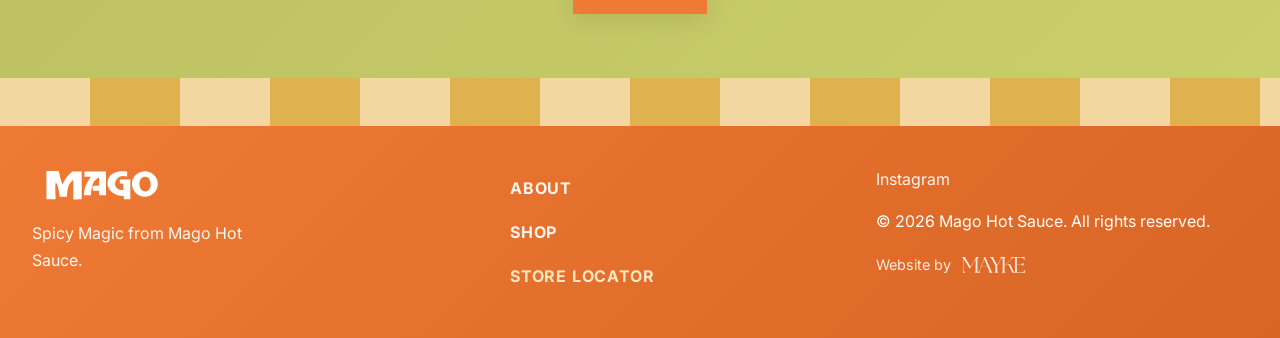
<file: store-locator.html>
<!doctype html>
<html lang="en">
  <head>
    <meta charset="utf-8" />
    <meta name="viewport" content="width=device-width, initial-scale=1" />
    <title>Store Locator | Mago Hot Sauce</title>
    <meta
      name="description"
      content="Find Mago Hot Sauce near you and discover where to shop the spicy magic in stores."
    />
    <meta name="robots" content="index,follow" />
    <link rel="canonical" href="https://www.magohotsauce.com/store-locator" />

    <meta property="og:type" content="website" />
    <meta property="og:title" content="Store Locator | Mago Hot Sauce" />
    <meta
      property="og:description"
      content="Find Mago Hot Sauce near you and discover where to shop the spicy magic in stores."
    />
    <meta
      property="og:url"
      content="https://www.magohotsauce.com/store-locator"
    />
    <meta
      property="og:image"
      content="https://www.magohotsauce.com/assets/images/mago-trio.webp"
    />

    <meta name="twitter:card" content="summary_large_image" />
    <meta name="twitter:title" content="Store Locator | Mago Hot Sauce" />
    <meta
      name="twitter:description"
      content="Find Mago Hot Sauce near you and discover where to shop the spicy magic in stores."
    />
    <meta
      name="twitter:image"
      content="https://www.magohotsauce.com/assets/images/mago-trio.webp"
    />

    <link rel="icon" href="assets/icons/mago-favicon.svg" />
    <link rel="stylesheet" href="assets/css/styles.css" />
    <script>
      window.MAGO_SHOPIFY_CONFIG = {
        domain: "bsnbpg-vs.myshopify.com",
        storefrontAccessToken: "024b75c18774047e62314a1bb3e8a924",
        moneyFormat: "%24%7B%7Bamount%7D%7D",
        products: {
          "roasted-habanero-home": {
            id: "10320010510468",
            buttonText: "Add to Cart",
          },
          "pineapple-habanero-home": {
            id: "10320011427972",
            buttonText: "Add to Cart",
          },
          "ghost-pepper-home": {
            id: "10320011591812",
            buttonText: "Add to Cart",
          },
          "roasted-verde-home": {
            id: "10320011886724",
            buttonText: "Add to Cart",
          },

          "roasted-habanero-shop": {
            id: "10320010510468",
            buttonText: "Add to Cart",
          },
          "pineapple-habanero-shop": {
            id: "10320011427972",
            buttonText: "Add to Cart",
          },
          "ghost-pepper-shop": {
            id: "10320011591812",
            buttonText: "Add to Cart",
          },
          "roasted-verde-shop": {
            id: "10320011886724",
            buttonText: "Add to Cart",
          },

          "roasted-habanero-product": {
            id: "10320010510468",
            buttonText: "Add to Cart",
          },
          "pineapple-habanero-product": {
            id: "10320011427972",
            buttonText: "Add to Cart",
          },
          "ghost-pepper-product": {
            id: "10320011591812",
            buttonText: "Add to Cart",
          },
          "roasted-verde-product": {
            id: "10320011886724",
            buttonText: "Add to Cart",
          },
        },
      };
    </script>

    <script src="https://sdks.shopifycdn.com/buy-button/latest/buy-button-storefront.min.js"></script>
    <script src="assets/js/seasonal-config.js"></script>
    <script src="assets/js/main.js" defer></script>
  </head>
  <body class="page page-store-locator">
    <a class="skip-link" href="#main-content">Skip to content</a>

    <header class="site-header" id="top">
      <div class="container header-inner">
        <a class="site-logo" href="/" aria-label="Mago Hot Sauce home">
          <img
            src="assets/images/mago-logo-black.svg"
            alt="Mago Hot Sauce logo"
            width="160"
            height="56"
          />
        </a>

        <nav
          class="site-nav"
          id="primary-navigation"
          aria-label="Primary navigation"
        >
          <ul class="nav-list">
            <li><a href="/about">About</a></li>
            <li><a href="/shop">Shop</a></li>
            <li>
              <a href="/store-locator" aria-current="page">Store Locator</a>
            </li>
          </ul>
        </nav>

        <div class="header-actions">
          <div class="header-cart">
            <a
              href="#"
              class="js-open-cart"
              aria-label="Open cart"
              data-cart-empty-icon="assets/icons/shopping-cart-empty.svg"
              data-cart-full-icon="assets/icons/shopping-cart.svg"
            >
              <img
                class="js-cart-icon"
                src="assets/icons/shopping-cart-empty.svg"
                alt=""
                width="28"
                height="28"
                aria-hidden="true"
              />
            </a>
          </div>

          <button
            class="mobile-nav-toggle"
            type="button"
            aria-label="Open navigation"
            aria-controls="primary-navigation"
            aria-expanded="false"
          >
            <span></span>
            <span></span>
            <span></span>
          </button>
        </div>
      </div>
    </header>

    <main id="main-content">
      <section class="page-hero page-hero-compact">
        <div class="container narrow-copy">
          <p class="eyebrow">Store Locator</p>
          <h1>Find Mago near you.</h1>
          <p>
            Search by city, ZIP code, or area to find stores carrying Mago Hot
            Sauce.
          </p>
        </div>
      </section>

      <section
        class="section locator-section"
        aria-labelledby="locator-heading"
      >
        <div class="container">
          <h2 id="locator-heading" class="sr-only">
            Store locator search and map
          </h2>

          <div class="locator-layout">
            <div class="locator-left">
              <form
                class="locator-search"
                action="#"
                method="get"
                role="search"
              >
                <div class="locator-toggle" role="group" aria-label="Location type">
                  <button class="locator-toggle-button is-active" type="button" data-location-type="retail" aria-pressed="true">
                    Where to Buy
                  </button>
                  <button class="locator-toggle-button" type="button" data-location-type="restaurant" aria-pressed="false">
                    Where to Try
                  </button>
                </div>
                <div class="locator-search-row">
                  <input
                    id="store-search"
                    name="q"
                    type="search"
                    placeholder="Enter city, ZIP code, or neighborhood"
                    autocomplete="postal-code"
                  />
                  <button class="btn btn-primary" type="submit">Search</button>
                </div>
              </form>

              <div class="locator-results" aria-live="polite">
                <h2>Retail Locations</h2>
                <p>Find the spicy magic in person, or shop online anytime.</p>
              </div>
            </div>

            <div class="locator-map">
              <iframe
                title="Map showing locations where Mago Hot Sauce can be found"
                src="https://www.google.com/maps?q=Mago%20Hot%20Sauce&output=embed"
                width="100%"
                height="560"
                style="border: 0"
                loading="lazy"
              ></iframe>
            </div>
          </div>
        </div>
      </section>

      <section
        class="section final-cta full-bleed"
        aria-labelledby="locator-cta-heading"
      >
        <div class="container final-cta-inner">
          <p class="eyebrow">Prefer to shop online?</p>
          <h2 id="locator-cta-heading">Ready for some spicy magic?</h2>
          <p>Skip the search and grab your bottle online.</p>
          <div class="final-cta-actions">
            <a class="btn btn-primary" href="/shop">Shop Now</a>
          </div>
        </div>
      </section>
    </main>

    <footer class="site-footer">
      <div class="container footer-inner">
        <div class="footer-brand">
          <a href="/" aria-label="Mago Hot Sauce home">
            <img
              src="assets/images/mago-logo-black.svg"
              alt="Mago Hot Sauce logo"
              width="140"
              height="48"
            />
          </a>
          <p>Spicy Magic from Mago Hot Sauce.</p>
        </div>

        <nav class="footer-nav" aria-label="Footer navigation">
          <ul>
            <li><a href="/about">About</a></li>
            <li><a href="/shop">Shop</a></li>
            <li>
              <a href="/store-locator" aria-current="page">Store Locator</a>
            </li>
          </ul>
        </nav>

        <div class="footer-meta">
          <p>
            <a
              href="https://www.instagram.com/magohotsauce"
              rel="noopener noreferrer"
              >Instagram</a
            >
          </p>
          <p>&copy; 2026 Mago Hot Sauce. All rights reserved.</p>
          <p class="footer-credit">
            Website by
            <a href="https://maykeagency.com" target="_blank" rel="noopener">
              <img
                src="/assets/images/maykeLogoDark.svg"
                alt="Mayke Agency"
                class="mayke-logo"
              />
            </a>
          </p>
        </div>
      </div>
    </footer>

    <div
      class="shopify-button-wrapper shopify-button-hidden"
      data-shopify-product="roasted-habanero-shop"
      data-shopify-button="buy"
      aria-hidden="true"
    ></div>
  </body>
</html>
</file>
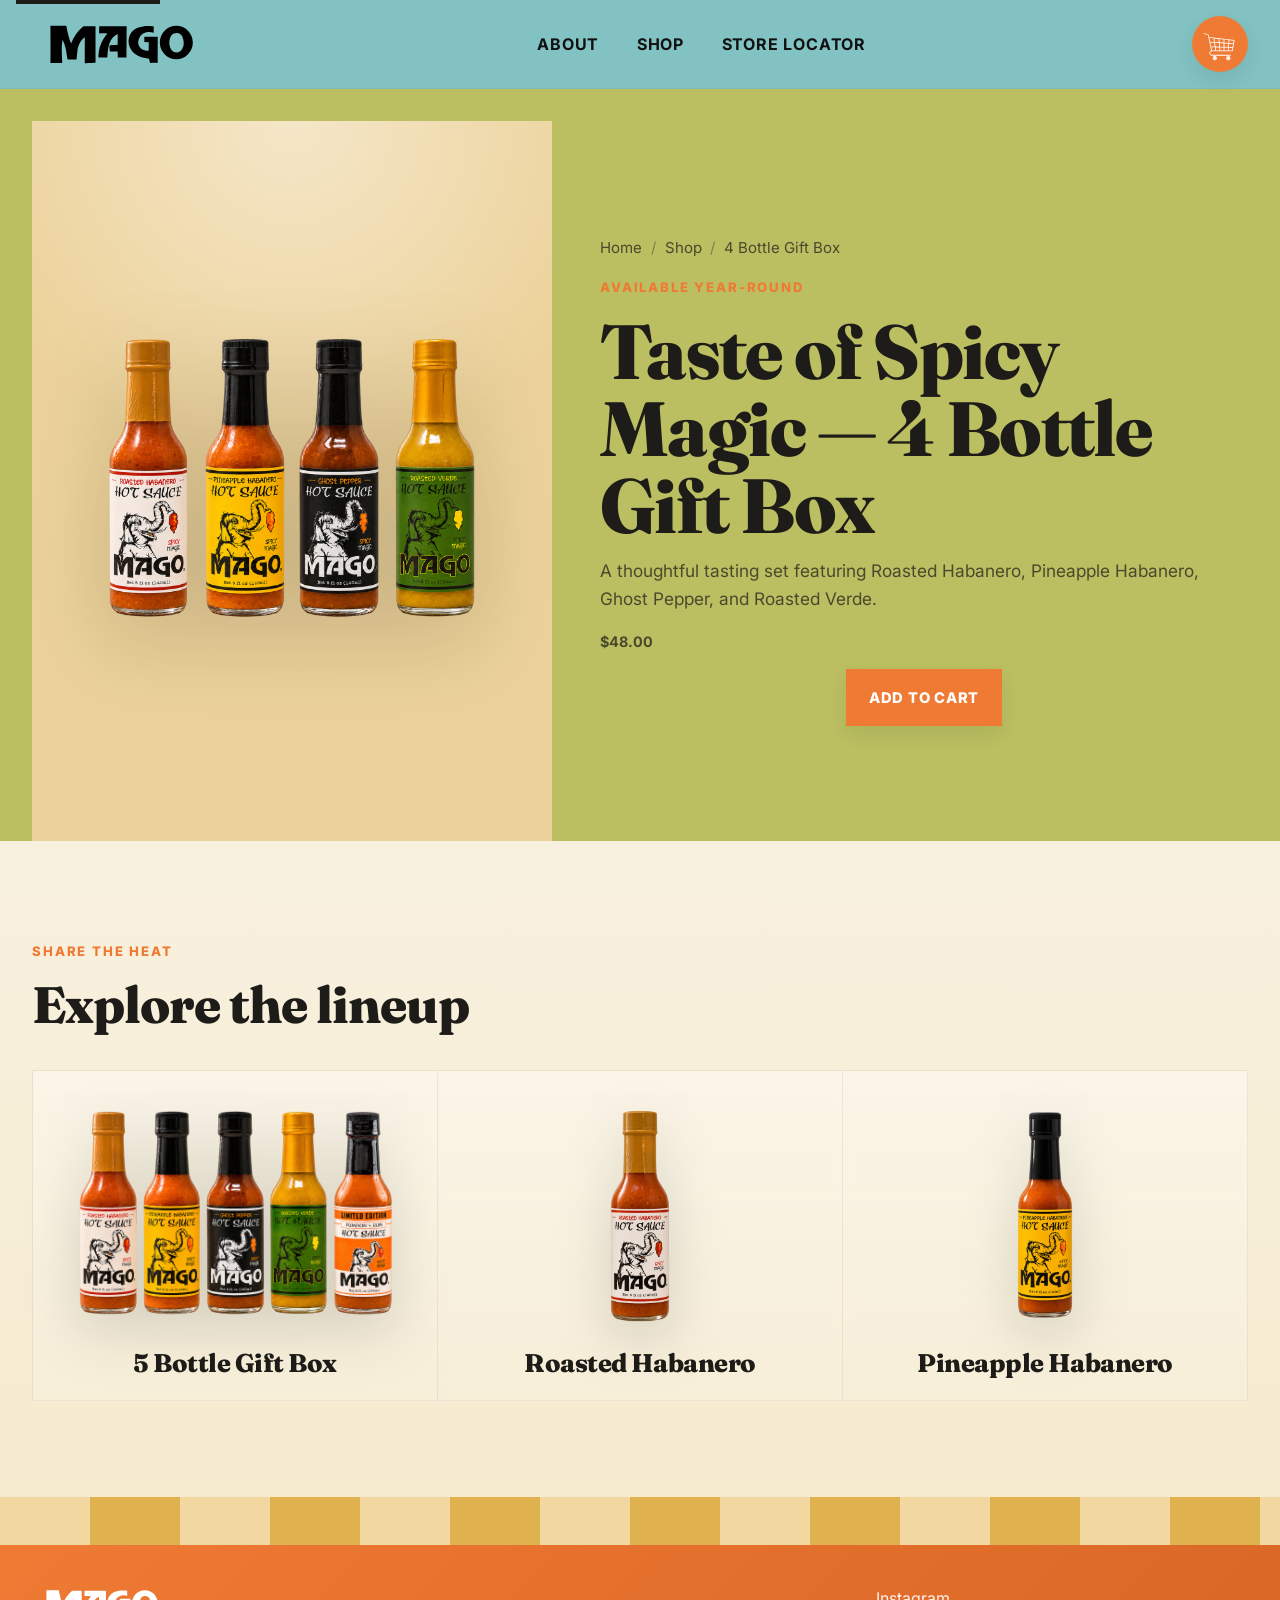
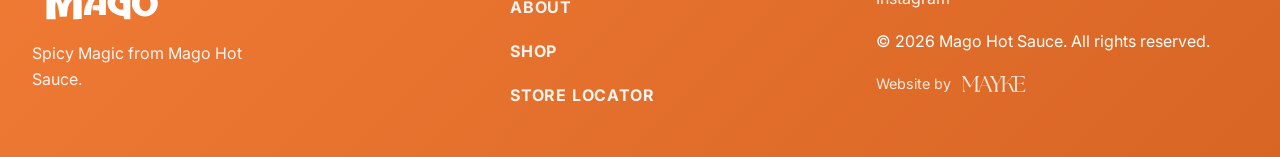
<file: taste-of-spicy-magic-4.html>
<!doctype html>
<html lang="en">
  <head>
    <meta charset="utf-8" />
    <meta name="viewport" content="width=device-width, initial-scale=1" />
    <title>Taste of Spicy Magic — 4 Bottle Gift Box | Mago Hot Sauce</title>
    <meta name="description" content="Discover the year-round Taste of Spicy Magic four bottle gift box from Mago Hot Sauce." />
    <meta name="robots" content="index,follow" />
    <link rel="canonical" href="https://www.magohotsauce.com/taste-of-spicy-magic-4" />
    <link rel="icon" href="assets/icons/mago-favicon.svg" />
    <link rel="stylesheet" href="assets/css/styles.css" />
    <script>
      window.MAGO_SHOPIFY_CONFIG = {
        domain: "bsnbpg-vs.myshopify.com",
        storefrontAccessToken: "024b75c18774047e62314a1bb3e8a924",
        moneyFormat: "%24%7B%7Bamount%7D%7D",
        products: {
          "four-bottle-box-product": {
            id: "15475051659396",
            buttonText: "Add to Cart",
          },
        },
      };
    </script>
    <script src="https://sdks.shopifycdn.com/buy-button/latest/buy-button-storefront.min.js"></script>
    <script src="assets/js/seasonal-config.js"></script>
    <script src="assets/js/main.js" defer></script>
  </head>
  <body class="page page-product page-gift-box">
    <a class="skip-link" href="#main-content">Skip to content</a>
    <header class="site-header" id="top">
      <div class="container header-inner">
        <a class="site-logo" href="/" aria-label="Mago Hot Sauce home"><img src="assets/images/mago-logo-black.svg" alt="Mago Hot Sauce logo" width="160" height="56" /></a>
        <nav class="site-nav" id="primary-navigation" aria-label="Primary navigation"><ul class="nav-list"><li><a href="/about">About</a></li><li><a href="/shop">Shop</a></li><li><a href="/store-locator">Store Locator</a></li></ul></nav>
        <div class="header-actions"><div class="header-cart"><a href="#" class="js-open-cart" aria-label="Open cart" data-cart-empty-icon="assets/icons/shopping-cart-empty.svg" data-cart-full-icon="assets/icons/shopping-cart.svg"><img class="js-cart-icon" src="assets/icons/shopping-cart-empty.svg" alt="" width="28" height="28" aria-hidden="true" /></a></div><button class="mobile-nav-toggle" type="button" aria-label="Open navigation" aria-controls="primary-navigation" aria-expanded="false"><span></span><span></span><span></span></button></div>
      </div>
    </header>
    <main id="main-content">
      <article class="product-page">
        <section class="section product-hero">
          <div class="container product-hero-grid">
            <div class="product-image gift-product-image"><img src="assets/images/gift-boxes/four-flavor-lineup.png" alt="Mago Roasted Habanero, Pineapple Habanero, Ghost Pepper, and Roasted Verde bottles lined up together" width="1536" height="1024" /></div>
            <div class="product-details">
              <nav class="breadcrumb" aria-label="Breadcrumb"><ol><li><a href="/">Home</a></li><li><a href="/shop">Shop</a></li><li aria-current="page">4 Bottle Gift Box</li></ol></nav>
              <p class="eyebrow">Available Year-Round</p>
              <h1>Taste of Spicy Magic — 4 Bottle Gift Box</h1>
              <p class="product-lead">A thoughtful tasting set featuring Roasted Habanero, Pineapple Habanero, Ghost Pepper, and Roasted Verde.</p>
              <p class="gift-price-placeholder">$48.00</p>
              <div class="shopify-button-wrapper" data-shopify-product="four-bottle-box-product" data-shopify-button="buy" aria-label="Add the 4 Bottle Gift Box to cart"></div>
            </div>
          </div>
        </section>
        <section class="section related-products" aria-labelledby="related-products-heading"><div class="container"><div class="section-header"><p class="eyebrow">Share the heat</p><h2 id="related-products-heading">Explore the lineup</h2></div><div class="related-links-grid"><article class="related-product-card"><a href="/taste-of-spicy-magic-5"><img src="assets/images/gift-boxes/five-flavor-lineup.png" alt="Five Mago Hot Sauce flavors lined up together" width="1536" height="1024" /><h3>5 Bottle Gift Box</h3></a></article><article class="related-product-card"><a href="/roasted-habanero"><img src="assets/images/flavors/individual/roasted-habanero.png" alt="Bottle of Mago Roasted Habanero hot sauce" width="1024" height="1536" /><h3>Roasted Habanero</h3></a></article><article class="related-product-card"><a href="/pineapple-habanero"><img src="assets/images/flavors/individual/pineapple-habanero.png" alt="Bottle of Mago Pineapple Habanero hot sauce" width="1024" height="1536" /><h3>Pineapple Habanero</h3></a></article></div></div></section>
      </article>
    </main>
    <footer class="site-footer"><div class="container footer-inner"><div class="footer-brand"><a href="/" aria-label="Mago Hot Sauce home"><img src="assets/images/mago-logo-black.svg" alt="Mago Hot Sauce logo" width="140" height="48" /></a><p>Spicy Magic from Mago Hot Sauce.</p></div><nav class="footer-nav" aria-label="Footer navigation"><ul><li><a href="/about">About</a></li><li><a href="/shop">Shop</a></li><li><a href="/store-locator">Store Locator</a></li></ul></nav><div class="footer-meta"><p><a href="https://www.instagram.com/magohotsauce" rel="noopener noreferrer">Instagram</a></p><p>&copy; 2026 Mago Hot Sauce. All rights reserved.</p><p class="footer-credit">Website by <a href="https://maykeagency.com" target="_blank" rel="noopener"><img src="assets/images/maykeLogoDark.svg" alt="Mayke Agency" class="mayke-logo" /></a></p></div></div></footer>
  </body>
</html>
</file>
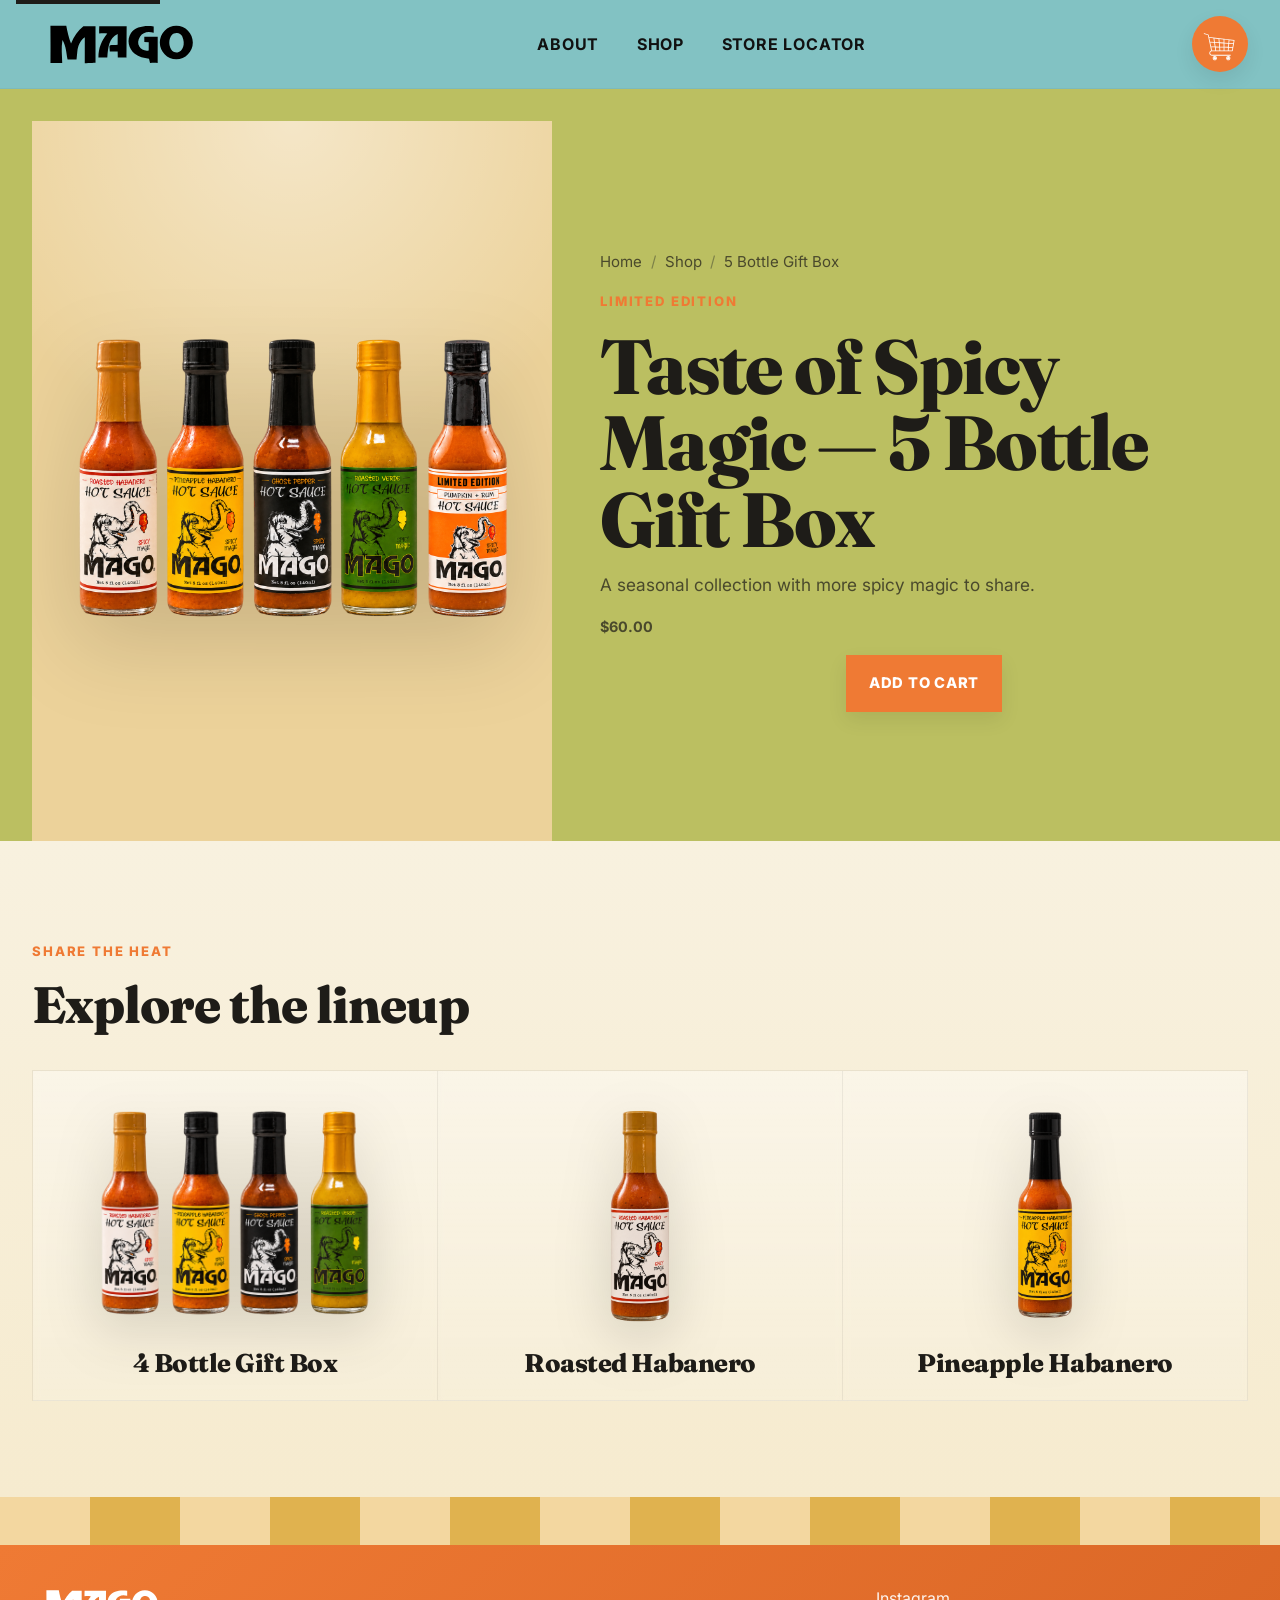
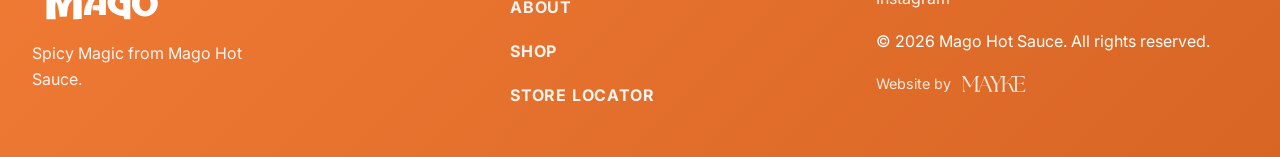
<file: taste-of-spicy-magic-5.html>
<!doctype html>
<html lang="en">
  <head>
    <meta charset="utf-8" />
    <meta name="viewport" content="width=device-width, initial-scale=1" />
    <title>Taste of Spicy Magic — 5 Bottle Gift Box | Mago Hot Sauce</title>
    <meta name="description" content="Discover the limited seasonal Taste of Spicy Magic five bottle gift box from Mago Hot Sauce." />
    <meta name="robots" content="index,follow" />
    <link rel="canonical" href="https://www.magohotsauce.com/taste-of-spicy-magic-5" />
    <link rel="icon" href="assets/icons/mago-favicon.svg" />
    <link rel="stylesheet" href="assets/css/styles.css" />
    <script>
      window.MAGO_SHOPIFY_CONFIG = {
        domain: "bsnbpg-vs.myshopify.com",
        storefrontAccessToken: "024b75c18774047e62314a1bb3e8a924",
        moneyFormat: "%24%7B%7Bamount%7D%7D",
        products: {
          "five-bottle-box-product": {
            id: "15475051724932",
            buttonText: "Add to Cart",
          },
        },
      };
    </script>
    <script src="https://sdks.shopifycdn.com/buy-button/latest/buy-button-storefront.min.js"></script>
    <script src="assets/js/seasonal-config.js"></script>
    <script src="assets/js/main.js" defer></script>
  </head>
  <body class="page page-product page-gift-box">
    <a class="skip-link" href="#main-content">Skip to content</a>
    <header class="site-header" id="top">
      <div class="container header-inner">
        <a class="site-logo" href="/" aria-label="Mago Hot Sauce home"><img src="assets/images/mago-logo-black.svg" alt="Mago Hot Sauce logo" width="160" height="56" /></a>
        <nav class="site-nav" id="primary-navigation" aria-label="Primary navigation"><ul class="nav-list"><li><a href="/about">About</a></li><li><a href="/shop">Shop</a></li><li><a href="/store-locator">Store Locator</a></li></ul></nav>
        <div class="header-actions"><div class="header-cart"><a href="#" class="js-open-cart" aria-label="Open cart" data-cart-empty-icon="assets/icons/shopping-cart-empty.svg" data-cart-full-icon="assets/icons/shopping-cart.svg"><img class="js-cart-icon" src="assets/icons/shopping-cart-empty.svg" alt="" width="28" height="28" aria-hidden="true" /></a></div><button class="mobile-nav-toggle" type="button" aria-label="Open navigation" aria-controls="primary-navigation" aria-expanded="false"><span></span><span></span><span></span></button></div>
      </div>
    </header>
    <main id="main-content">
      <article class="product-page" data-seasonal-visibility="fiveBottle" hidden>
        <section class="section product-hero">
          <div class="container product-hero-grid">
            <div class="product-image gift-product-image"><img src="assets/images/gift-boxes/five-flavor-lineup.png" alt="Mago Roasted Habanero, Pineapple Habanero, Ghost Pepper, Roasted Verde, and Pumpkin + Rum bottles lined up together" width="1536" height="1024" /></div>
            <div class="product-details">
              <nav class="breadcrumb" aria-label="Breadcrumb"><ol><li><a href="/">Home</a></li><li><a href="/shop">Shop</a></li><li aria-current="page">5 Bottle Gift Box</li></ol></nav>
              <p class="eyebrow gift-limited-label">Limited Edition</p>
              <h1>Taste of Spicy Magic — 5 Bottle Gift Box</h1>
              <p class="product-lead">A seasonal collection with more spicy magic to share.</p>
              <p class="gift-price-placeholder">$60.00</p>
              <div class="shopify-button-wrapper" data-shopify-product="five-bottle-box-product" data-shopify-button="buy" aria-label="Add the 5 Bottle Gift Box to cart"></div>
            </div>
          </div>
        </section>
      </article>
      <section class="section gift-off-season" data-seasonal-off-season hidden aria-labelledby="gift-off-season-heading"><div class="container narrow-copy"><p class="eyebrow">Seasonal Gift</p><h1 id="gift-off-season-heading">Taste of Spicy Magic — 5 Bottle Gift Box</h1><p data-return-date>The five bottle gift box returns September 2027.</p><a class="btn btn-secondary" href="/taste-of-spicy-magic-4">Explore the 4 Bottle Gift Box</a></div></section>
      <section class="section related-products" aria-labelledby="related-products-heading"><div class="container"><div class="section-header"><p class="eyebrow">Share the heat</p><h2 id="related-products-heading">Explore the lineup</h2></div><div class="related-links-grid"><article class="related-product-card"><a href="/taste-of-spicy-magic-4"><img src="assets/images/gift-boxes/four-flavor-lineup.png" alt="Four Mago Hot Sauce flavors lined up together" width="1536" height="1024" /><h3>4 Bottle Gift Box</h3></a></article><article class="related-product-card"><a href="/roasted-habanero"><img src="assets/images/flavors/individual/roasted-habanero.png" alt="Bottle of Mago Roasted Habanero hot sauce" width="1024" height="1536" /><h3>Roasted Habanero</h3></a></article><article class="related-product-card"><a href="/pineapple-habanero"><img src="assets/images/flavors/individual/pineapple-habanero.png" alt="Bottle of Mago Pineapple Habanero hot sauce" width="1024" height="1536" /><h3>Pineapple Habanero</h3></a></article></div></div></section>
    </main>
    <footer class="site-footer"><div class="container footer-inner"><div class="footer-brand"><a href="/" aria-label="Mago Hot Sauce home"><img src="assets/images/mago-logo-black.svg" alt="Mago Hot Sauce logo" width="140" height="48" /></a><p>Spicy Magic from Mago Hot Sauce.</p></div><nav class="footer-nav" aria-label="Footer navigation"><ul><li><a href="/about">About</a></li><li><a href="/shop">Shop</a></li><li><a href="/store-locator">Store Locator</a></li></ul></nav><div class="footer-meta"><p><a href="https://www.instagram.com/magohotsauce" rel="noopener noreferrer">Instagram</a></p><p>&copy; 2026 Mago Hot Sauce. All rights reserved.</p><p class="footer-credit">Website by <a href="https://maykeagency.com" target="_blank" rel="noopener"><img src="assets/images/maykeLogoDark.svg" alt="Mayke Agency" class="mayke-logo" /></a></p></div></div></footer>
  </body>
</html>
</file>
<file: assets/css/styles.css>
@import url("https://fonts.googleapis.com/css2?family=Fraunces:opsz,wght@9..144,700;9..144,800&family=Inter:wght@400;500;600;700;800&display=swap");

/* =========================================
   VARIABLES
========================================= */

:root {
  --color-bg: #e0b24f;
  --color-surface: #f3e1b6;
  --color-surface-2: #ecd29a;
  --color-text: #1e1c18;
  --color-text-soft: rgba(30, 28, 24, 0.72);
  --color-mustard: #e0b24f;
  --color-olive: #b76d28;
  --color-rust: #ef7a34;
  --color-rust-dark: #d86524;
  --color-charcoal: #181818;
  --color-white: #ffffff;
  --color-border: rgba(30, 28, 24, 0.08);
  --color-border-light: rgba(30, 28, 24, 0.04);

  --bg-striped-a: #f3d7a0;
  --bg-striped-b: #e0b24f;
  --bg-main: rgb(187, 191, 97);
  --bg-header: rgb(130, 194, 195);
  --bg-hero-copy: #f8f4eb;
  --bg-flavor: #f8f1df;

  --shadow-sm: 0 8px 20px rgba(0, 0, 0, 0.08);
  --shadow-md: 0 18px 40px rgba(0, 0, 0, 0.12);
  --shadow-lg: 0 28px 60px rgba(0, 0, 0, 0.16);
  --shadow-bottle: 0 24px 44px rgba(0, 0, 0, 0.18);

  --font-display: "Fraunces", Georgia, serif;
  --font-body: "Inter", Arial, sans-serif;

  --container: 1240px;
  --container-narrow: 820px;
  --header-height: 88px;
  --shopify-cart-width: 380px;
  --transition: 220ms ease;
}

/* =========================================
   RESET / BASE
========================================= */

*,
*::before,
*::after {
  box-sizing: border-box;
}

html {
  min-height: 100%;
  scroll-behavior: smooth;
}

body {
  min-height: 100vh;
  margin: 0;
  display: flex;
  flex-direction: column;
  font-family: var(--font-body);
  font-size: 16px;
  line-height: 1.65;
  color: var(--color-text);
  background: repeating-linear-gradient(
    90deg,
    var(--bg-striped-a) 0,
    var(--bg-striped-a) 90px,
    var(--bg-striped-b) 90px,
    var(--bg-striped-b) 180px
  );
  -webkit-font-smoothing: antialiased;
  text-rendering: optimizeLegibility;
}

main {
  flex: 1;
  overflow: clip;
  background: var(--bg-main);
  backdrop-filter: blur(4px);
}

img,
svg,
iframe {
  display: block;
  max-width: 100%;
}

img {
  height: auto;
}

a {
  color: inherit;
  text-decoration: none;
}

button,
input,
textarea,
select {
  font: inherit;
}

button {
  cursor: pointer;
}

ul,
ol {
  margin: 0;
  padding: 0;
}

/* =========================================
   LAYOUT
========================================= */

.container {
  width: min(100% - clamp(2rem, 5vw, 4rem), var(--container));
  margin-inline: auto;
}

.narrow-copy {
  width: min(100%, var(--container-narrow));
  margin-inline: auto;
}

.section {
  position: relative;
  z-index: 1;
  padding: 6rem 0;
}

section.full-bleed {
  width: 100%;
  margin: 0;
  padding-left: 0;
  padding-right: 0;
}

/* =========================================
   ACCESSIBILITY
========================================= */

.sr-only {
  position: absolute;
  width: 1px;
  height: 1px;
  margin: -1px;
  padding: 0;
  overflow: hidden;
  border: 0;
  clip: rect(0, 0, 0, 0);
}

.skip-link {
  position: absolute;
  top: -3rem;
  left: 1rem;
  z-index: 1000;
  padding: 0.8rem 1rem;
  color: var(--color-white);
  background: var(--color-text);
  transition: top var(--transition);
}

.skip-link:focus {
  top: 1rem;
}

/* =========================================
   TYPOGRAPHY
========================================= */

h1,
h2,
h3,
h4 {
  margin: 0 0 0.75rem;
  color: var(--color-text);
  line-height: 1;
}

h1,
h2,
h3 {
  font-family: var(--font-display);
  font-weight: 800;
  letter-spacing: -0.02em;
}

h1 {
  font-size: clamp(3rem, 6vw, 5.4rem);
}

h2 {
  font-size: clamp(2.15rem, 4vw, 3.7rem);
}

h3 {
  font-size: clamp(1.35rem, 2vw, 2rem);
}

p {
  margin: 0 0 1rem;
}

.eyebrow,
.flavor-kicker {
  display: inline-block;
  margin-bottom: 1rem;
  font-size: 0.82rem;
  font-weight: 800;
  letter-spacing: 0.14em;
  text-transform: uppercase;
  color: var(--color-rust);
}

.flavor-kicker {
  margin-bottom: 0.4rem;
  font-size: 0.8rem;
}

.section-header {
  max-width: 760px;
  margin: 0 auto 2.5rem;
  text-align: center;
}

.gift-collection {
  background: linear-gradient(180deg, #f8f1df 0%, var(--color-surface) 100%);
}

.gift-collection-header {
  max-width: 680px;
}

.gift-collection-grid {
  display: grid;
  grid-template-columns: repeat(2, minmax(0, 1fr));
  gap: 1px;
  border: 1px solid rgba(0, 0, 0, 0.08);
  background: rgba(0, 0, 0, 0.08);
}

.gift-feature {
  display: flex;
  flex-direction: column;
  min-width: 0;
  background: var(--color-white);
}

.gift-feature-image {
  display: grid;
  aspect-ratio: 3 / 2;
  place-items: center;
  overflow: hidden;
  background: #f4e3bb;
}

.gift-feature-image img {
  width: 100%;
  height: 100%;
  object-fit: contain;
  transition: transform var(--transition);
}

.gift-feature-image:hover img {
  transform: scale(1.025);
}

.gift-feature-copy {
  flex: 1;
  align-self: stretch;
  padding: clamp(1.25rem, 2.4vw, 2.5rem);
}

.gift-feature-copy h3 {
  margin: 0 0 1rem;
  font-family: var(--font-display);
  font-size: clamp(1.35rem, 2.3vw, 2rem);
  line-height: 1.15;
}

.gift-feature-copy > p:not(.eyebrow) {
  margin-bottom: 1.4rem;
}

.gift-limited-label {
  color: var(--color-rust);
}

.gift-extra {
  max-width: 620px;
  margin: 2rem auto 0;
  text-align: center;
}

.gift-extra .eyebrow {
  margin-bottom: 0.35rem;
}

.gift-collection-cta {
  margin-top: 1.75rem;
  text-align: center;
}

.gift-product-image {
  overflow: hidden;
}

.gift-product-image img {
  width: 100%;
  max-height: 620px;
  padding: 1rem;
  object-fit: contain;
}

.gift-price-placeholder {
  font-size: 0.9rem;
  font-weight: 700;
  color: var(--color-text-soft);
}

.btn.btn-disabled {
  color: var(--color-text-soft);
  background: rgba(31, 35, 34, 0.08);
  border-color: rgba(31, 35, 34, 0.12);
  cursor: not-allowed;
}

[hidden] {
  display: none !important;
}

.gift-off-season {
  min-height: 45vh;
  text-align: center;
  background: linear-gradient(180deg, #f8f1df 0%, var(--color-surface) 100%);
}

.black-friday-banner {
  display: flex;
  align-items: center;
  justify-content: center;
  gap: 1rem 1.5rem;
  padding: 0.7rem 1rem;
  color: var(--color-white);
  text-align: center;
  background: var(--color-rust-dark);
}

.black-friday-banner p {
  margin: 0;
  font-size: 0.9rem;
}

.black-friday-banner a {
  color: var(--color-white);
  font-size: 0.82rem;
  font-weight: 800;
  letter-spacing: 0.05em;
  text-decoration: underline;
  text-underline-offset: 0.2em;
  text-transform: uppercase;
}

/* =========================================
   BUTTONS
========================================= */

.btn {
  display: inline-flex;
  align-items: center;
  justify-content: center;
  min-height: 56px;
  padding: 0.95rem 1.35rem;
  font-size: 0.92rem;
  font-weight: 800;
  letter-spacing: 0.05em;
  text-transform: uppercase;
  border: 1px solid transparent;
  border-radius: 0;
  transition:
    transform var(--transition),
    background-color var(--transition),
    color var(--transition),
    border-color var(--transition),
    box-shadow var(--transition);
}

.btn:hover {
  transform: translateY(-2px);
}

.btn:focus-visible,
button:focus-visible,
input:focus-visible,
a:focus-visible {
  outline: 3px solid rgba(239, 122, 52, 0.28);
  outline-offset: 3px;
}

.btn-primary {
  color: var(--color-white);
  background: var(--color-rust);
  box-shadow: var(--shadow-sm);
}

.btn-primary:hover {
  background: var(--color-rust-dark);
}

.btn-secondary {
  color: #111;
  background: transparent;
  border-color: #111;
}

.btn-secondary:hover {
  color: var(--color-white);
  background: #111;
}

.btn-text {
  display: inline-flex;
  align-items: center;
  gap: 0.45rem;
  padding: 0;
  font-weight: 800;
  color: var(--color-rust);
  text-transform: uppercase;
  letter-spacing: 0.05em;
}

.btn-text::after {
  content: "→";
  transition: transform var(--transition);
}

.btn-text:hover::after {
  transform: translateX(4px);
}

/* =========================================
   HEADER
========================================= */

.site-header {
  position: sticky;
  top: 0;
  z-index: 100;
  background: var(--bg-header);
  backdrop-filter: blur(10px);
  border-bottom: 1px solid rgba(0, 0, 0, 0.04);
}

.header-inner {
  display: grid;
  grid-template-columns: auto 1fr auto;
  align-items: center;
  gap: 1rem;
  min-height: var(--header-height);
}

.site-logo {
  display: flex;
  align-items: center;
}

.site-logo img {
  width: clamp(120px, 14vw, 180px);
  height: auto;
  max-width: none;
  max-height: none;
}

.site-nav {
  display: flex;
  justify-content: center;
}

.nav-list {
  display: flex;
  align-items: center;
  gap: 0.75rem;
  list-style: none;
}

.nav-list a,
.footer-nav a {
  display: inline-flex;
  padding: 0.55rem 0.8rem;
  font-weight: 700;
  text-transform: uppercase;
  letter-spacing: 0.05em;
  transition:
    color var(--transition),
    background-color var(--transition);
}

.nav-list a {
  color: #111;
}

.nav-list a:hover,
.nav-list a[aria-current="page"] {
  color: var(--color-rust);
  background: rgba(239, 122, 52, 0.08);
}

.header-actions {
  display: flex;
  align-items: center;
  gap: 0.75rem;
}

.header-cart {
  position: relative;
  transition: transform var(--transition);
}

.header-cart a {
  display: flex;
  align-items: center;
  justify-content: center;
  width: 56px;
  height: 56px;
  color: var(--color-white);
  background: var(--color-rust);
  border-radius: 50%;
  box-shadow: var(--shadow-sm);
  transition:
    right 160ms ease,
    top 160ms ease,
    transform 160ms ease,
    background-color var(--transition);
}

.header-cart a:hover {
  background: var(--color-rust-dark);
}

.header-cart img {
  width: 36px;
  height: 36px;
  flex-shrink: 0;
  filter: brightness(0) invert(1);
  transition:
    transform var(--transition),
    opacity var(--transition);
}

.header-cart a:hover img {
  transform: scale(1.06);
}

.mobile-nav-toggle {
  display: none;
}

/* =========================================
   HERO / PAGE HERO
========================================= */

.hero,
.page-hero {
  position: relative;
  padding: 0;
}

.hero-grid,
.page-hero-inner,
.section-grid,
.product-hero-grid {
  display: grid;
  gap: 0;
  align-items: stretch;
}

.hero-grid,
.page-hero-inner {
  grid-template-columns: 0.92fr 1.08fr;
  min-height: calc(100vh - var(--header-height));
}

.hero-copy,
.page-hero-copy {
  display: flex;
  flex-direction: column;
  justify-content: center;
  padding: 4rem clamp(1.25rem, 5vw, 5rem);
}

.hero-copy {
  background:
    linear-gradient(180deg, rgba(255, 255, 255, 0.22), rgba(255, 255, 255, 0)),
    var(--bg-hero-copy);
}

.page-hero-copy {
  background: linear-gradient(135deg, #f7ead0 0%, #f2d598 100%);
}

.section-copy,
.product-details {
  max-width: 650px;
}

.hero-text,
.product-lead {
  font-size: 1.08rem;
  color: var(--color-text-soft);
}

.hero-actions,
.final-cta-actions,
.about-cta {
  display: flex;
  flex-wrap: wrap;
  gap: 0.9rem;
  margin-top: 1.5rem;
}

.final-cta-actions {
  justify-content: center;
}

.hero-media,
.page-hero-media,
.section-media {
  min-height: 100%;
}

.hero-media,
.page-hero-media {
  position: relative;
  overflow: hidden;
}

.hero-media {
  background: var(--color-bg);
}

.page-hero-media {
  background: #e7b951;
}

.hero-media img,
.page-hero-media img,
.section-media img {
  width: 100%;
  height: 100%;
  min-height: 680px;
  object-fit: cover;
  filter: saturate(0.96) contrast(1.02) brightness(1.01);
}

.hero-carousel {
  position: relative;
  width: 100%;
  height: 100%;
}

.hero-slide {
  position: absolute;
  inset: 0;
  width: 100%;
  height: 100%;
  object-fit: cover;
  opacity: 0;
  pointer-events: none;
  transition: opacity 1.4s ease;
}

.hero-slide.active {
  opacity: 1;
}

.page-hero-compact {
  text-align: center;
  padding: 2rem 0 0.25rem;
}

.page-hero-compact .narrow-copy {
  max-width: 780px;
}

/* =========================================
   FULL BLEED SECTIONS
========================================= */

.hero.full-bleed .hero-grid,
.about-preview.full-bleed .container,
.final-cta.full-bleed .container {
  width: 100%;
  max-width: none;
}

.hero.full-bleed .hero-copy,
.final-cta.full-bleed .final-cta-inner {
  padding-left: clamp(1.25rem, 5vw, 5rem);
  padding-right: clamp(1.25rem, 5vw, 5rem);
}

.about-preview.full-bleed,
.final-cta.full-bleed {
  padding-left: 0;
  padding-right: 0;
}

.about-preview.full-bleed {
  padding-top: 0;
  padding-bottom: 0;
}

.about-preview.full-bleed .container,
.final-cta.full-bleed .container {
  padding-left: 0;
  padding-right: 0;
}

.about-preview.full-bleed .section-grid {
  width: 100%;
  max-width: none;
  gap: 0;
}

.about-preview.full-bleed .section-copy {
  padding: 4rem clamp(1.25rem, 5vw, 5rem);
  max-width: none;
}

.about-preview.full-bleed .section-media img {
  width: 100%;
  height: 100%;
  min-height: 720px;
  object-fit: cover;
}

.final-cta.full-bleed {
  padding-bottom: 0;
}

.final-cta.full-bleed .final-cta-inner {
  width: 100%;
  max-width: none;
  border-left: 0;
  border-right: 0;
}

/* =========================================
   ABOUT
========================================= */

.about-preview {
  padding: 0;
  background: #f0ac2e;
}

.about-preview .section-grid {
  grid-template-columns: 1.05fr 0.95fr;
  min-height: 720px;
}

.about-preview .section-copy {
  display: flex;
  flex-direction: column;
  justify-content: center;
  padding: 4rem clamp(1.25rem, 5vw, 5rem);
  max-width: none;
  background: linear-gradient(135deg, #f6ebcf 0%, #f1ddb1 100%);
}

.about-content {
  position: relative;
  padding: 0;
  background: transparent;
  isolation: isolate;
}

.about-content::before {
  content: "";
  position: absolute;
  top: 0;
  bottom: 0;
  left: 50%;
  width: 100vw;
  transform: translateX(-50%);
  background: linear-gradient(135deg, #fff2d8 0%, #f1ddb1 100%);
  z-index: -1;
}

.about-content .container,
.about-content .narrow-copy {
  position: relative;
  z-index: 1;
}

.about-story-layout {
  display: grid;
  grid-template-columns: minmax(260px, 0.9fr) 1fr;
  gap: clamp(2rem, 6vw, 6rem);
  align-items: center;
}

.about-story-image img {
  width: 100%;
  height: 100%;
  min-height: 620px;
  object-fit: cover;
}

.about-story-copy {
  max-width: 720px;
}

.about-name {
  padding-bottom: 1rem;
}

@media (max-width: 860px) {
  .about-story-layout {
    grid-template-columns: 1fr;
    gap: 2rem;
  }

  .about-story-image img {
    min-height: 420px;
  }
}

/* =========================================
   FLAVOR CAROUSEL
========================================= */

.heat-carousel {
  position: relative;
  width: 100%;
  overflow: hidden;
  padding-bottom: 0;
  background: var(--bg-main);
}

.heat-carousel .container {
  width: 100%;
  max-width: none;
  padding-left: 0;
  padding-right: 0;
  padding-bottom: 0;
}

.carousel-shell {
  position: relative;
  padding-top: 2rem;
}

.carousel-arrow {
  position: absolute;
  top: 50%;
  transform: translateY(-50%);
  z-index: 3;
  display: inline-flex;
  align-items: center;
  justify-content: center;
  width: 56px;
  height: 56px;
  border-radius: 50%;
  border: 1px solid rgba(28, 27, 24, 0.12);
  background: rgba(255, 255, 255, 0.35);
  backdrop-filter: blur(6px);
  color: var(--color-text);
  transition:
    background-color var(--transition),
    border-color var(--transition),
    box-shadow var(--transition),
    transform var(--transition);
}

.carousel-arrow-prev {
  left: 1rem;
}

.carousel-arrow-next {
  right: 1rem;
}

.carousel-arrow:hover {
  background: rgba(255, 255, 255, 0.75);
  border-color: rgba(28, 27, 24, 0.2);
  box-shadow: var(--shadow-sm);
  transform: translateY(calc(-50% - 2px));
}

.flavor-carousel {
  position: relative;
  display: grid;
  grid-template-columns: minmax(200px, 0.85fr) minmax(460px, 1.2fr) minmax(
      200px,
      0.85fr
    );
  align-items: start;
  gap: 1.5rem;
  min-height: 780px;
  padding: 4rem 5.5rem 2rem;
  overflow: hidden;
  z-index: 1;
  background:
    linear-gradient(
      180deg,
      rgba(255, 255, 255, 0.28),
      rgba(255, 255, 255, 0.08)
    ),
    var(--bg-flavor);
  border: 0;
  box-shadow: var(--shadow-md);
}

.flavor-carousel::before {
  content: "";
  position: absolute;
  top: 6px;
  right: 0;
  bottom: 6px;
  left: 0;
  background:
    url("data:image/svg+xml,%3Csvg xmlns='http://www.w3.org/2000/svg' width='120' height='24' viewBox='0 0 120 24'%3E%3Cpath d='M0 12 Q15 0 30 12 T60 12 T90 12 T120 12' fill='none' stroke='%23ef7a34' stroke-width='6' stroke-linecap='round'/%3E%3C/svg%3E")
      top center / 120px 24px repeat-x,
    url("data:image/svg+xml,%3Csvg xmlns='http://www.w3.org/2000/svg' width='120' height='24' viewBox='0 0 120 24'%3E%3Cpath d='M0 12 Q15 24 30 12 T60 12 T90 12 T120 12' fill='none' stroke='%23d96525' stroke-width='6' stroke-linecap='round'/%3E%3C/svg%3E")
      bottom center / 120px 24px repeat-x;
  pointer-events: none;
  z-index: -1;
}

.flavor-card {
  text-align: center;
  transition:
    transform 520ms cubic-bezier(0.22, 1, 0.36, 1),
    opacity 420ms ease,
    filter 520ms ease;
  will-change: transform, opacity, filter;
}

.flavor-card-link {
  display: inline-flex;
  flex-direction: column;
  align-items: center;
}

.flavor-card-side {
  opacity: 0.35;
  padding-top: 1rem;
  transform: translateY(20px) scale(0.86) rotate(-3deg);
  filter: blur(1px);
}

.flavor-card-side:last-child {
  transform: translateY(20px) scale(0.86) rotate(3deg);
}

.flavor-card-side img {
  max-height: 540px;
  object-fit: contain;
  filter: drop-shadow(var(--shadow-bottle));
}

.flavor-card-side h3 {
  margin-top: 1rem;
  font-size: 1.2rem;
}

.flavor-card-featured {
  display: flex;
  flex-direction: column;
  align-items: center;
  min-height: 100%;
  transform: translateY(0) scale(1);
  animation: featuredSaucePop 520ms cubic-bezier(0.22, 1, 0.36, 1);
}

.flavor-card-featured .flavor-card-link {
  display: inline-flex;
  align-items: center;
  justify-content: center;
}

.flavor-card-featured img {
  max-height: 760px;
  object-fit: contain;
  filter: drop-shadow(0 30px 60px rgba(0, 0, 0, 0.22));
  transition: transform 420ms ease;
  animation: bottleFloatIn 620ms cubic-bezier(0.22, 1, 0.36, 1);
}

.flavor-card-featured:hover img {
  transform: translateY(-6px);
}

.flavor-card-content {
  max-width: 540px;
  margin-top: 0.5rem;
  text-align: center;
}

.carousel-actions {
  display: flex;
  justify-content: center;
  align-items: center;
  gap: 1rem;
  flex-wrap: wrap;
  margin-top: 1rem;
  margin-bottom: 2.5rem;
}

.carousel-actions .shopify-button-wrapper,
.carousel-actions .btn {
  min-width: 220px;
}

.carousel-actions .shopify-button-wrapper {
  min-height: 56px;
  margin-top: 0;
}

@keyframes featuredSaucePop {
  0% {
    opacity: 0;
    transform: translateY(24px) scale(0.94);
    filter: blur(3px);
  }

  100% {
    opacity: 1;
    transform: translateY(0) scale(1);
    filter: blur(0);
  }
}

@keyframes bottleFloatIn {
  0% {
    transform: translateY(28px) rotate(-2deg) scale(0.96);
  }

  60% {
    transform: translateY(-8px) rotate(1deg) scale(1.02);
  }

  100% {
    transform: translateY(0) rotate(0) scale(1);
  }
}

/* =========================================
   PRODUCTS
========================================= */

.products-section {
  padding-top: 2rem;
  background: linear-gradient(180deg, #f8f1df 0%, var(--color-surface) 100%);
}

.gift-product-card {
  scroll-margin-top: 6rem;
}

.product-grid,
.related-links-grid {
  display: grid;
  gap: 0;
  border-top: 1px solid rgba(0, 0, 0, 0.06);
  border-left: 1px solid rgba(0, 0, 0, 0.06);
}

.product-grid {
  grid-template-columns: repeat(2, minmax(0, 1fr));
}

.related-links-grid {
  grid-template-columns: repeat(3, minmax(0, 1fr));
}

.product-card,
.related-product-card {
  background: linear-gradient(
    180deg,
    rgba(255, 255, 255, 0.38),
    rgba(255, 255, 255, 0.16)
  );
  border-right: 1px solid rgba(0, 0, 0, 0.06);
  border-bottom: 1px solid rgba(0, 0, 0, 0.06);
  backdrop-filter: blur(3px);
}

.product-card {
  display: flex;
  flex-direction: column;
  min-height: 100%;
}

.product-card-image {
  display: grid;
  place-items: center;
  min-height: 460px;
  padding: 2.5rem 1rem 1rem;
  background:
    radial-gradient(circle at top, rgba(255, 255, 255, 0.45), transparent 45%),
    #f4e3bb;
}

.product-card-image img {
  max-height: 360px;
  object-fit: contain;
  filter: drop-shadow(0 24px 34px rgba(0, 0, 0, 0.16));
  transition: transform var(--transition);
}

.product-card-image-swap,
.product-image-swap {
  position: relative;
  cursor: pointer;
}

.product-card-image-swap:focus-visible,
.product-image-swap:focus-visible {
  outline: 3px solid var(--color-rust);
  outline-offset: -3px;
}

.product-card-image-swap .product-image-front,
.product-card-image-swap .product-image-back,
.product-image-swap .product-image-front,
.product-image-swap .product-image-back {
  grid-area: 1 / 1;
  transition:
    opacity 420ms ease,
    transform 420ms ease;
}

.product-card-image-swap .product-image-front,
.product-card-image-swap .product-image-back {
  width: min(100%, 360px);
}

.product-image-swap .product-image-front,
.product-image-swap .product-image-back {
  width: min(100%, 540px);
}

.product-card-image-swap .product-image-back,
.product-image-swap .product-image-back {
  scale: 1.17;
  opacity: 0;
  transform: translateY(4px) scale(0.99);
}

.product-card-image-swap.is-back .product-image-front,
.product-image-swap.is-back .product-image-front {
  opacity: 0;
  transform: translateY(-4px) scale(0.99);
}

.product-card-image-swap.is-back .product-image-back,
.product-image-swap.is-back .product-image-back {
  opacity: 1;
  transform: translateY(0) scale(1);
}

.product-image-indicator {
  display: none;
}

@media (hover: hover) and (pointer: fine) {
  .product-card-image-swap:hover .product-image-front {
    opacity: 0;
    transform: translateY(-4px) scale(0.99);
  }

  .product-card-image-swap:hover .product-image-back {
    opacity: 1;
    transform: translateY(0) scale(1);
  }

  .product-image-swap:hover .product-image-front {
    opacity: 0;
    transform: translateY(-4px) scale(0.99);
  }

  .product-image-swap:hover .product-image-back {
    opacity: 1;
    transform: translateY(0) scale(1);
  }
}

@media (hover: none), (pointer: coarse) {
  .product-image-indicator {
    position: absolute;
    right: 1rem;
    bottom: 0.85rem;
    display: inline-flex;
    gap: 0.35rem;
  }

  .product-image-indicator span {
    width: 6px;
    height: 6px;
    border-radius: 50%;
    background: rgba(30, 28, 24, 0.3);
    transition: background-color var(--transition);
  }

  .product-image-indicator span.is-active {
    background: var(--color-text);
  }
}

.product-card:hover .product-card-image img,
.related-product-card:hover img {
  transform: translateY(-5px);
}

.product-card-body {
  padding: 0 1.5rem 1.75rem;
}

.product-heat {
  display: inline-flex;
  margin-bottom: 0.8rem;
  padding: 0.38rem 0.72rem;
  font-size: 0.8rem;
  font-weight: 800;
  letter-spacing: 0.08em;
  text-transform: uppercase;
  color: #111;
  background: rgba(224, 178, 79, 0.24);
}

/* =========================================
   PRODUCT PAGE
========================================= */

.product-hero {
  padding-top: 2rem;
  padding-bottom: 0;
  background: transparent;
}

.product-hero-grid {
  grid-template-columns: minmax(320px, 520px) 1fr;
  gap: 3rem;
}

.product-image {
  display: grid;
  place-items: center;
  min-height: 720px;
  background:
    radial-gradient(circle at top, rgba(255, 255, 255, 0.45), transparent 45%),
    var(--color-surface-2);
}

.product-image img {
  max-height: 720px;
  object-fit: contain;
  filter: drop-shadow(0 28px 44px rgba(0, 0, 0, 0.16));
}

.product-details {
  display: flex;
  flex-direction: column;
  justify-content: center;
  background: transparent;
}

.product-page .product-heat {
  width: fit-content;
  align-self: flex-start;
  padding: 0.45rem 0.75rem;
}

.breadcrumb {
  margin-bottom: 1rem;
}

.breadcrumb ol {
  display: flex;
  flex-wrap: wrap;
  gap: 0.55rem;
  list-style: none;
  font-size: 0.94rem;
  color: var(--color-text-soft);
}

.breadcrumb li:not(:last-child)::after {
  content: "/";
  margin-left: 0.55rem;
  color: rgba(31, 35, 34, 0.4);
}

.product-content,
.product-pairings {
  padding-top: 1rem;
}

.related-products {
  background: linear-gradient(180deg, #f8f1df 0%, #f6ebcf 100%);
}

.related-products .section-header {
  text-align: left;
  margin-inline: 0;
}

.related-product-card {
  transition:
    background-color var(--transition),
    transform var(--transition);
}

.related-product-card:hover {
  background: rgba(255, 255, 255, 0.82);
}

.related-product-card a {
  display: grid;
  grid-template-rows: 240px auto;
  gap: 1rem;
  padding: 1.5rem;
  text-align: center;
}

.related-product-card img {
  max-height: 240px;
  margin: auto;
  align-self: center;
  object-fit: contain;
  filter: drop-shadow(0 18px 28px rgba(0, 0, 0, 0.15));
  transition: transform var(--transition);
}

.related-product-card h3 {
  margin: 0;
}

/* =========================================
   STORE LOCATOR
========================================= */

.page-store-locator .locator-section {
  padding: 1rem 0 4rem;
}

.locator-section {
  background: linear-gradient(180deg, #f6ebcf 0%, #f3d7a0 100%);
}

.locator-search {
  max-width: 860px;
  margin: 0 auto 2rem;
}

.locator-search label {
  display: block;
  margin-bottom: 0.75rem;
  font-weight: 800;
  text-transform: uppercase;
  letter-spacing: 0.05em;
}

.locator-search-row {
  display: grid;
  grid-template-columns: 1fr auto;
  gap: 0.8rem;
}

.locator-toggle {
  display: inline-flex;
  margin-bottom: 1rem;
  border: 1px solid var(--color-border);
  background: rgba(255, 255, 255, 0.3);
}

.locator-toggle-button {
  padding: 0.7rem 1rem;
  color: var(--color-text);
  background: transparent;
  border: 0;
  font-weight: 800;
}

.locator-toggle-button.is-active,
.locator-toggle-button:hover {
  color: var(--color-white);
  background: var(--color-rust);
}

.locator-search input {
  min-height: 56px;
  padding: 0 1rem;
  color: var(--color-text);
  background: var(--color-white);
  border: 1px solid var(--color-border);
  border-radius: 0;
  box-shadow: none;
}

.locator-layout {
  display: grid;
  grid-template-columns: 1fr 1fr;
  gap: 2rem;
  margin-top: 2rem;
}

.locator-results {
  max-height: 600px;
  overflow-y: auto;
  padding-right: 0.5rem;
}

.locator-map {
  position: sticky;
  top: 120px;
  height: fit-content;
}

.locator-map iframe {
  width: 100%;
  height: 600px;
  border: 0;
}

.store-results-grid {
  display: grid;
  gap: 1rem;
  margin-top: 1.25rem;
}

.store-card {
  padding: 1.25rem;
  background: linear-gradient(
    180deg,
    rgba(255, 255, 255, 0.48),
    rgba(255, 255, 255, 0.18)
  );
  border: 1px solid rgba(0, 0, 0, 0.06);
}

.store-card h3 {
  margin-bottom: 0.5rem;
}

.store-type {
  margin-bottom: 0.35rem;
  color: var(--color-olive);
  font-size: 0.78rem;
  font-weight: 800;
  letter-spacing: 0.06em;
  text-transform: uppercase;
}

.store-products {
  font-size: 0.9rem;
  font-weight: 800;
  color: var(--color-olive);
}

.find-mago {
  padding-bottom: 1rem;
}

/* =========================================
   FINAL CTA
========================================= */

.final-cta {
  background: #f3d7a0;
}

.final-cta-inner {
  padding: clamp(2rem, 5vw, 4rem);
  text-align: center;
  color: var(--color-white);
  background: linear-gradient(135deg, #bbbf61, #cacf6b);
  border: 0;
}

.final-cta-inner h2,
.final-cta-inner p,
.final-cta-inner .eyebrow {
  color: var(--color-white);
}

/* =========================================
   NEWSLETTER
========================================= */

.newsletter-section {
  padding-top: 0;
  padding-bottom: 3rem;
}

.newsletter-card {
  position: relative;
  display: grid;
  grid-template-columns: minmax(0, 1fr) minmax(320px, 460px);
  gap: 3rem;
  align-items: start;
  overflow: hidden;
  padding: clamp(2rem, 5vw, 4rem);
  padding-bottom: 2.5rem;
}

.newsletter-card::before {
  content: "";
  position: absolute;
  inset: 0;
  pointer-events: none;
}

.newsletter-copy,
.newsletter-form {
  position: relative;
  z-index: 1;
}

.newsletter-copy {
  max-width: 640px;
}

.newsletter-copy h2 {
  margin-bottom: 1rem;
}

.newsletter-copy p:last-child {
  margin-bottom: 0;
}

.newsletter-form {
  display: flex;
  flex-direction: column;
  align-items: stretch;
  gap: 0.9rem;
  width: 100%;
}

.newsletter-form input {
  width: 100%;
  height: 56px;
  padding: 0 1rem;
  color: var(--color-text);
  background: rgba(255, 255, 255, 0.75);
  border: 1px solid rgba(0, 0, 0, 0.08);
  outline: none;
}

.newsletter-form input::placeholder {
  color: rgba(0, 0, 0, 0.45);
}

.newsletter-form input:focus {
  border-color: var(--color-rust);
}

.newsletter-form .btn {
  width: 100%;
  min-width: 0;
}

.newsletter-honey {
  position: absolute !important;
  left: -9999px !important;
  width: 1px !important;
  height: 1px !important;
  opacity: 0 !important;
  pointer-events: none !important;
}

.newsletter-consent {
  margin: 0;
  font-size: 0.82rem;
  line-height: 1.5;
  color: rgba(28, 27, 24, 0.68);
  text-align: left;
}

.newsletter-message {
  min-height: 1.2rem;
  margin: 0;
  font-size: 0.9rem;
  font-weight: 600;
  text-align: left;
}

.newsletter-message.success {
  color: #2f7a3f;
}

.newsletter-message.error {
  color: #b13b2e;
}

/* =========================================
   SHOPIFY
========================================= */

body.seasonal-modal-open {
  overflow: hidden;
}

.seasonal-modal {
  position: fixed;
  z-index: 1000;
  inset: 0;
  display: grid;
  place-items: center;
  padding: 1rem;
}

.seasonal-modal[hidden] {
  display: none;
}

.seasonal-modal-backdrop {
  position: absolute;
  inset: 0;
  background: rgba(28, 27, 24, 0.64);
  backdrop-filter: blur(4px);
}

.seasonal-modal-dialog {
  position: relative;
  z-index: 1;
  display: grid;
  grid-template-columns: minmax(190px, 0.72fr) minmax(280px, 1fr);
  width: min(100%, 760px);
  max-height: calc(100vh - 2rem);
  overflow: auto;
  background: var(--color-white);
  box-shadow: var(--shadow-lg);
}

.seasonal-modal-image {
  display: grid;
  min-height: 400px;
  padding: 2rem;
  place-items: center;
  background: var(--color-yellow-light);
}

.seasonal-modal-image img {
  width: 100%;
  max-width: 250px;
  max-height: 420px;
  object-fit: contain;
  filter: drop-shadow(0 16px 18px rgba(28, 27, 24, 0.18));
}

.seasonal-modal-content {
  align-self: center;
  padding: clamp(2rem, 5vw, 4rem);
}

.seasonal-modal-content h2 {
  margin: 0.25rem 0 1rem;
}

.seasonal-modal-content > p:last-of-type {
  max-width: 32rem;
  margin-bottom: 0;
}

.seasonal-modal-close {
  position: absolute;
  z-index: 2;
  top: 0.75rem;
  right: 0.75rem;
  display: grid;
  width: 2.5rem;
  height: 2.5rem;
  padding: 0;
  place-items: center;
  color: var(--color-ink);
  font-size: 2rem;
  line-height: 1;
  background: var(--color-white);
  border: 1px solid rgba(28, 27, 24, 0.18);
  border-radius: 50%;
  cursor: pointer;
}

.seasonal-modal-close:hover {
  background: var(--color-yellow-light);
}

.seasonal-modal .shopify-button-wrapper {
  justify-content: flex-start;
  margin-top: 1.5rem;
}

.shopify-button-wrapper {
  display: flex;
  justify-content: center;
  align-items: center;
  min-height: 56px;
  margin-top: 0;
}

.shopify-button-wrapper .shopify-buy__btn {
  min-height: 56px !important;
  padding: 0 1.35rem !important;
  font-family: var(--font-body) !important;
  font-size: 0.92rem !important;
  font-weight: 800 !important;
  letter-spacing: 0.05em !important;
  text-transform: uppercase !important;
  color: var(--color-white) !important;
  background: var(--color-rust) !important;
  border: 1px solid transparent !important;
  border-radius: 0 !important;
  box-shadow: var(--shadow-sm) !important;
  transition:
    transform var(--transition),
    background-color var(--transition),
    box-shadow var(--transition);
}

.shopify-button-wrapper .shopify-buy__btn:hover {
  background: var(--color-rust-dark) !important;
  transform: translateY(-2px);
  box-shadow: 0 12px 26px rgba(0, 0, 0, 0.12);
}

.shopify-button-wrapper .shopify-buy__btn:active {
  transform: translateY(0);
}

.shopify-button-wrapper .shopify-buy__select-icon,
.shopify-button-wrapper .shopify-buy__option-select svg {
  display: none !important;
}

.shopify-buy__cart-toggle {
  opacity: 0 !important;
  transform: scale(0) !important;
}

.shopify-buy-frame--toggle {
  display: none !important;
}

body.cart-open .header-cart {
  position: fixed;
  z-index: 101;
  top: 0.75rem;
  right: auto;
  left: max(0.5rem, calc(var(--shopify-cart-left, 100vw) - 4rem));
  transform: none;
}

.shopify-button-hidden {
  position: absolute;
  width: 1px;
  height: 1px;
  overflow: hidden;
  opacity: 0;
  pointer-events: none;
}

/* =========================================
   IMAGE MARQUEE
========================================= */

.image-marquee-section {
  overflow: hidden;
  width: 100%;
  padding: 0;
}

.image-marquee {
  overflow: hidden;
  width: 100%;
}

.image-marquee-track {
  display: flex;
  width: max-content;
  animation: imageMarquee 34s linear infinite;
}

.image-marquee-track img {
  width: clamp(240px, 24vw, 420px);
  height: clamp(260px, 32vw, 520px);
  object-fit: cover;
  flex: 0 0 auto;
}

@keyframes imageMarquee {
  from {
    transform: translateX(0);
  }

  to {
    transform: translateX(-50%);
  }
}

/* =========================================
   FOOTER
========================================= */

.site-footer {
  margin-top: 3rem;
  padding: 2.5rem 0;
  color: var(--color-white);
  background: linear-gradient(135deg, #ef7a34, #d96525);
}

.footer-inner {
  display: grid;
  grid-template-columns: 1.2fr 0.9fr 1fr;
  gap: 2rem;
  align-items: start;
}

.footer-brand img,
.mayke-logo,
.header-cart img {
  filter: brightness(0) invert(1);
}

.footer-brand img {
  margin-bottom: 1rem;
}

.footer-brand p {
  max-width: 24ch;
  color: rgba(255, 255, 255, 0.92);
}

.footer-nav ul {
  list-style: none;
}

.footer-nav a,
.footer-meta a {
  color: rgba(255, 255, 255, 0.92);
}

.footer-nav a {
  padding-left: 0;
}

.footer-nav a:hover,
.footer-nav a[aria-current="page"] {
  color: #ffe7c1;
  background: transparent;
}

.footer-meta p + p {
  margin-top: 0.75rem;
}

.footer-credit {
  display: flex;
  align-items: center;
  gap: 0.5rem;
  margin-top: 0.75rem;
  font-size: 0.9rem;
  opacity: 0.85;
}

.footer-credit a {
  display: inline-flex;
  align-items: center;
}

.mayke-logo {
  height: 28px;
  width: auto;
  transition:
    opacity var(--transition),
    transform var(--transition);
}

.footer-credit a:hover .mayke-logo {
  opacity: 1;
  transform: translateY(-1px);
}

/* =========================================
   PAGE SPECIFIC
========================================= */

.page-home .hero-copy h1 {
  max-width: 9ch;
}

.page-about .page-hero-copy h1 {
  max-width: 10ch;
}

.page-shop .page-hero h1,
.page-store-locator .page-hero h1 {
  max-width: 12ch;
  margin-inline: auto;
}

/* =========================================
   TABLET
========================================= */

@media (max-width: 1180px) and (min-width: 861px) {
  .container {
    width: min(100% - 3rem, var(--container));
  }

  .hero-grid,
  .page-hero-inner,
  .about-preview .section-grid,
  .product-hero-grid {
    grid-template-columns: 1fr;
  }

  .hero-copy,
  .page-hero-copy,
  .about-preview .section-copy,
  .product-details {
    max-width: none;
    padding: 4rem 2rem;
  }

  .hero-media,
  .page-hero-media,
  .section-media,
  .product-image {
    order: -1;
  }

  .hero-media img,
  .page-hero-media img,
  .section-media img {
    min-height: 520px;
  }

  .flavor-carousel {
    grid-template-columns: minmax(160px, 0.8fr) minmax(320px, 1.1fr) minmax(
        160px,
        0.8fr
      );
    min-height: 650px;
    padding: 2rem 4.5rem 1rem;
  }

  .flavor-card-featured img {
    max-height: 620px;
  }

  .flavor-card-side img {
    max-height: 420px;
  }

  .locator-layout {
    grid-template-columns: 0.95fr 1.05fr;
    gap: 1.5rem;
  }

  .locator-map iframe {
    height: 520px;
  }

}

/* =========================================
   MOBILE
========================================= */

@media (max-width: 900px) {
  .locator-layout {
    grid-template-columns: 1fr;
  }

  .locator-map {
    display: none;
  }

  .locator-results {
    max-height: none;
  }

}

@media (max-width: 860px) {
  :root {
    --header-height: auto;
  }

  .gift-collection-grid {
    grid-template-columns: 1fr;
  }

  .container {
    width: min(100% - 1.5rem, var(--container));
  }

  .header-inner {
    position: relative;
    display: grid;
    grid-template-columns: auto auto;
    align-items: center;
    justify-content: space-between;
    justify-items: stretch;
    gap: 1rem;
    padding: 1rem 0;
  }

  .site-logo {
    grid-column: 1;
    justify-self: start;
  }

  .header-actions {
    grid-column: 2;
    justify-self: end;
  }

  .mobile-nav-toggle {
    display: inline-flex;
    flex-direction: column;
    justify-content: center;
    gap: 5px;
    width: 48px;
    height: 48px;
    background: transparent;
    border: 1px solid var(--color-border);
  }

  .mobile-nav-toggle span {
    display: block;
    width: 22px;
    height: 2px;
    margin-inline: auto;
    background: var(--color-text);
    transition:
      transform var(--transition),
      opacity var(--transition);
  }

  .mobile-nav-toggle.is-open span:nth-child(1) {
    transform: translateY(7px) rotate(45deg);
  }

  .mobile-nav-toggle.is-open span:nth-child(2) {
    opacity: 0;
  }

  .mobile-nav-toggle.is-open span:nth-child(3) {
    transform: translateY(-7px) rotate(-45deg);
  }

  .site-nav {
    position: absolute;
    top: 100%;
    left: 0;
    right: 0;
    display: none;
    padding: 1rem;
    background: rgba(248, 245, 238, 0.98);
    backdrop-filter: blur(12px);
    border: 1px solid var(--color-border);
    box-shadow: var(--shadow-md);
    z-index: 99;
  }

  .site-nav.is-open {
    display: block;
  }

  .nav-list {
    display: flex;
    flex-direction: column;
    gap: 0.25rem;
    padding: 0;
  }

  .nav-list a {
    justify-content: center;
    padding: 1rem;
  }

  .hero-grid,
  .page-hero-inner,
  .section-grid,
  .product-hero-grid,
  .about-preview .section-grid {
    grid-template-columns: 1fr;
  }

  .hero-copy,
  .page-hero-copy,
  .about-preview .section-copy,
  .product-details {
    max-width: none;
    padding: 3rem 1.25rem;
  }

  .hero-media,
  .page-hero-media,
  .section-media,
  .product-image {
    order: -1;
  }

  .hero-media {
    width: 100%;
    min-height: 460px;
    height: 460px;
  }

  .hero-carousel,
  .hero-slide {
    width: 100%;
    height: 100%;
    min-height: 460px;
  }

  .hero-media img,
  .page-hero-media img,
  .section-media img {
    min-height: 460px;
  }

  .section {
    padding: 4rem 0;
  }

  .carousel-shell {
    padding-top: 1rem;
  }

  .carousel-arrow {
    display: none;
  }

  .flavor-carousel {
    grid-template-columns: 0.58fr 1fr 0.58fr;
    gap: 0.25rem;
    min-height: auto;
    padding: 2rem 0.25rem 1rem;
  }

  .flavor-card-side {
    display: block;
    opacity: 0.35;
    padding-top: 3rem;
    transform: translateY(6px) scale(0.9);
  }

  .flavor-card-side:first-child {
    transform: translateX(-30%) translateY(6px) scale(0.9) rotate(-3deg);
  }

  .flavor-card-side:last-child {
    transform: translateX(30%) translateY(6px) scale(0.9) rotate(3deg);
  }

  .flavor-card-side img {
    max-height: 360px;
  }

  .flavor-card-side h3 {
    display: none;
  }

  .flavor-card-featured img {
    max-height: 520px;
  }

  .flavor-card-content {
    width: 100vw;
    max-width: none;
    margin-left: calc(50% - 50vw);
    margin-right: calc(50% - 50vw);
    padding-inline: 1rem;
  }

  .flavor-card-content p {
    max-width: none;
  }

  .carousel-actions {
    width: 100vw;
    flex-direction: column;
    margin-left: calc(50% - 50vw);
    margin-right: calc(50% - 50vw);
    padding-inline: 1rem;
  }

  .carousel-actions .btn,
  .carousel-actions .shopify-button-wrapper {
    width: 100%;
    max-width: none;
  }

  .product-grid,
  .related-links-grid {
    grid-template-columns: repeat(2, minmax(0, 1fr));
  }

  .locator-search-row,
  .newsletter-card,
  .footer-inner {
    grid-template-columns: 1fr;
  }

  .newsletter-card {
    gap: 2rem;
  }

  .newsletter-copy {
    max-width: none;
  }

  body.cart-open .header-cart {
    top: 1rem;
    right: auto;
  }
}

/* =========================================
   SMALL MOBILE
========================================= */

@media (max-width: 640px) {
  body {
    font-size: 15px;
  }

  .gift-feature-copy {
    padding: 1.5rem;
  }

  .gift-feature-copy .btn {
    width: 100%;
  }

  .black-friday-banner {
    flex-direction: column;
    gap: 0.2rem;
    padding: 0.65rem 1rem;
  }

  .container {
    width: min(100% - 1.25rem, var(--container));
  }

  .btn {
    width: 100%;
  }

  .final-cta-actions .btn {
    width: auto;
  }

  .hero-actions,
  .final-cta-actions,
  .about-cta {
    flex-direction: column;
  }

  .product-grid,
  .related-links-grid {
    grid-template-columns: 1fr;
  }

  .product-card-image {
    min-height: 320px;
  }

  .product-card-image img {
    max-height: 300px;
  }

  .product-image {
    min-height: 460px;
  }

  .product-image img {
    max-height: 560px;
  }

  .flavor-card-side img {
    max-height: 300px;
  }

  .flavor-card-featured img {
    max-height: 420px;
  }

  .hero-media {
    min-height: 320px;
    height: 320px;
  }

  .seasonal-modal {
    padding: 0.75rem;
  }

  .seasonal-modal-dialog {
    grid-template-columns: 1fr;
    max-height: calc(100vh - 1.5rem);
  }

  .seasonal-modal-image {
    min-height: 220px;
    padding: 1rem;
  }

  .seasonal-modal-image img {
    max-width: 150px;
    max-height: 230px;
  }

  .seasonal-modal-content {
    padding: 1.5rem;
  }

  .seasonal-modal .shopify-button-wrapper,
  .seasonal-modal .shopify-button-wrapper .shopify-buy__btn {
    width: 100%;
  }

  .hero-carousel,
  .hero-slide,
  .hero-media img,
  .page-hero-media img,
  .section-media img {
    min-height: 320px;
  }
}
</file>
